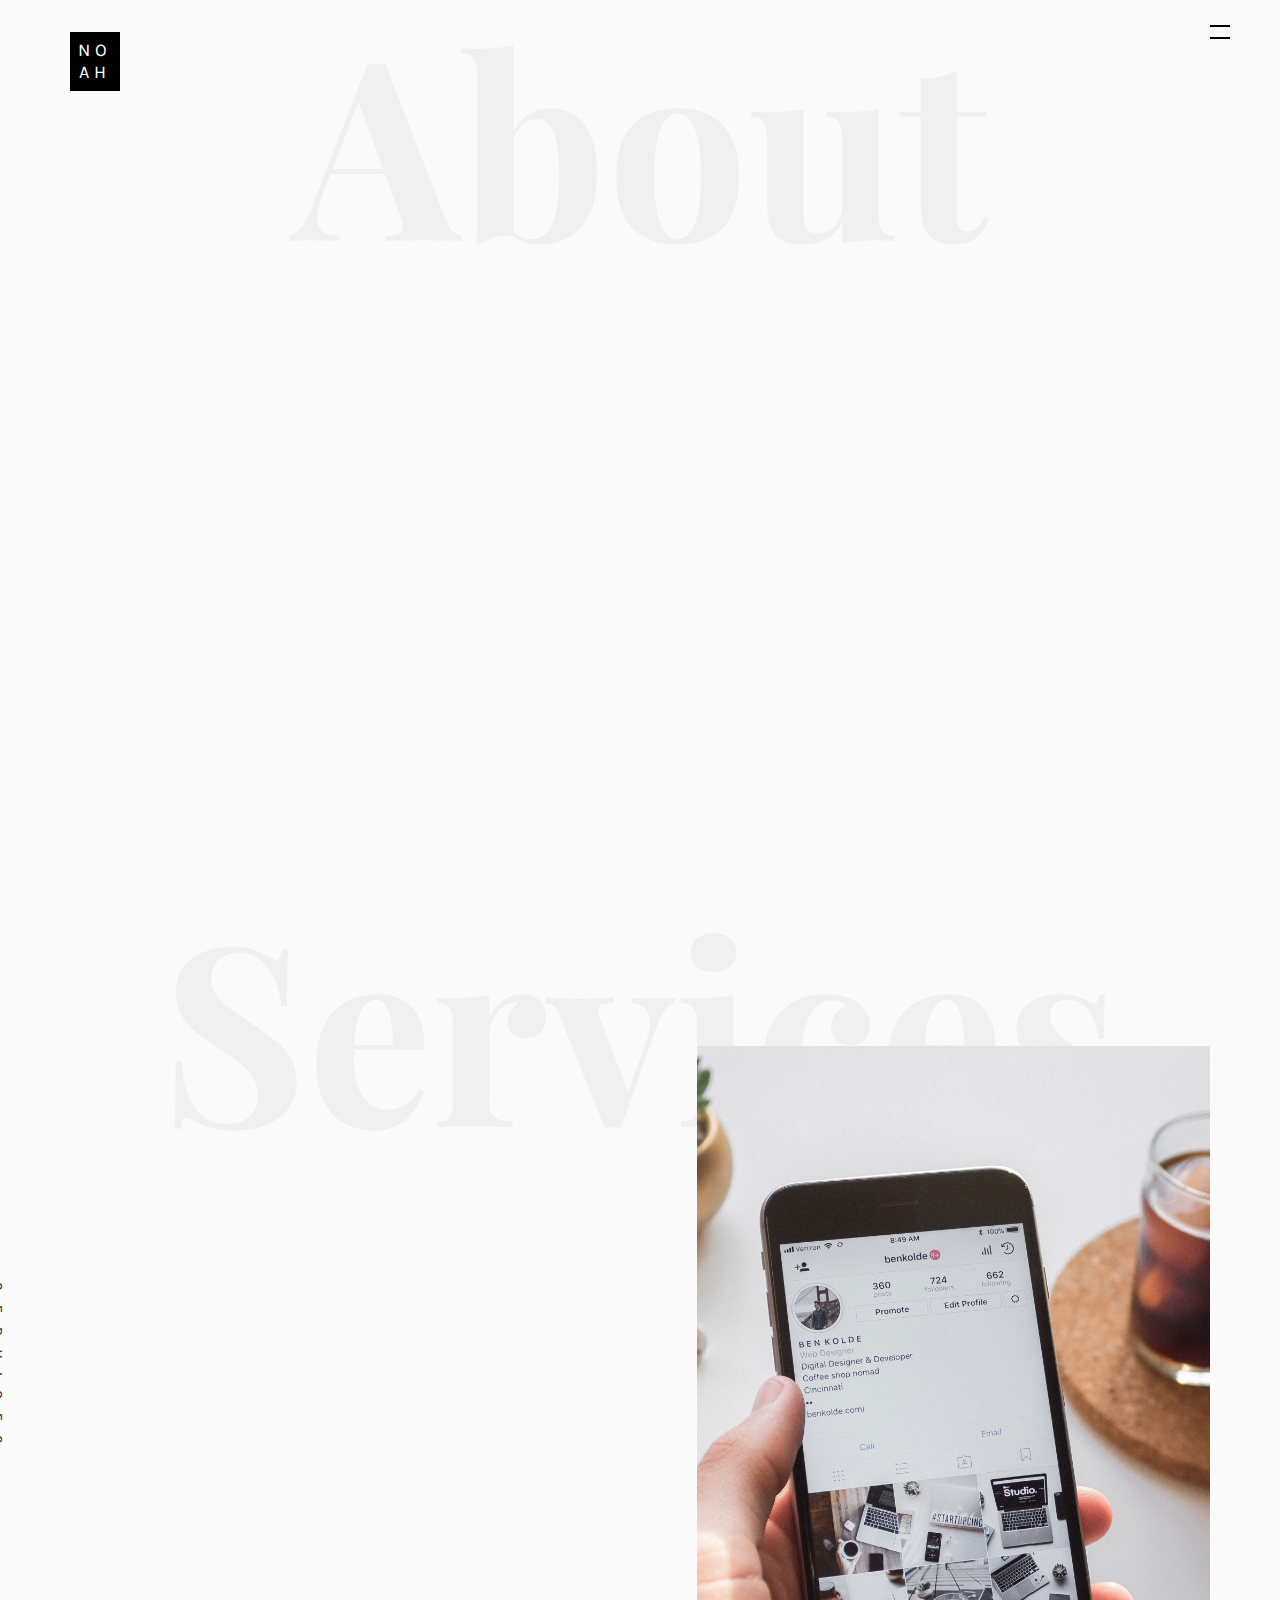
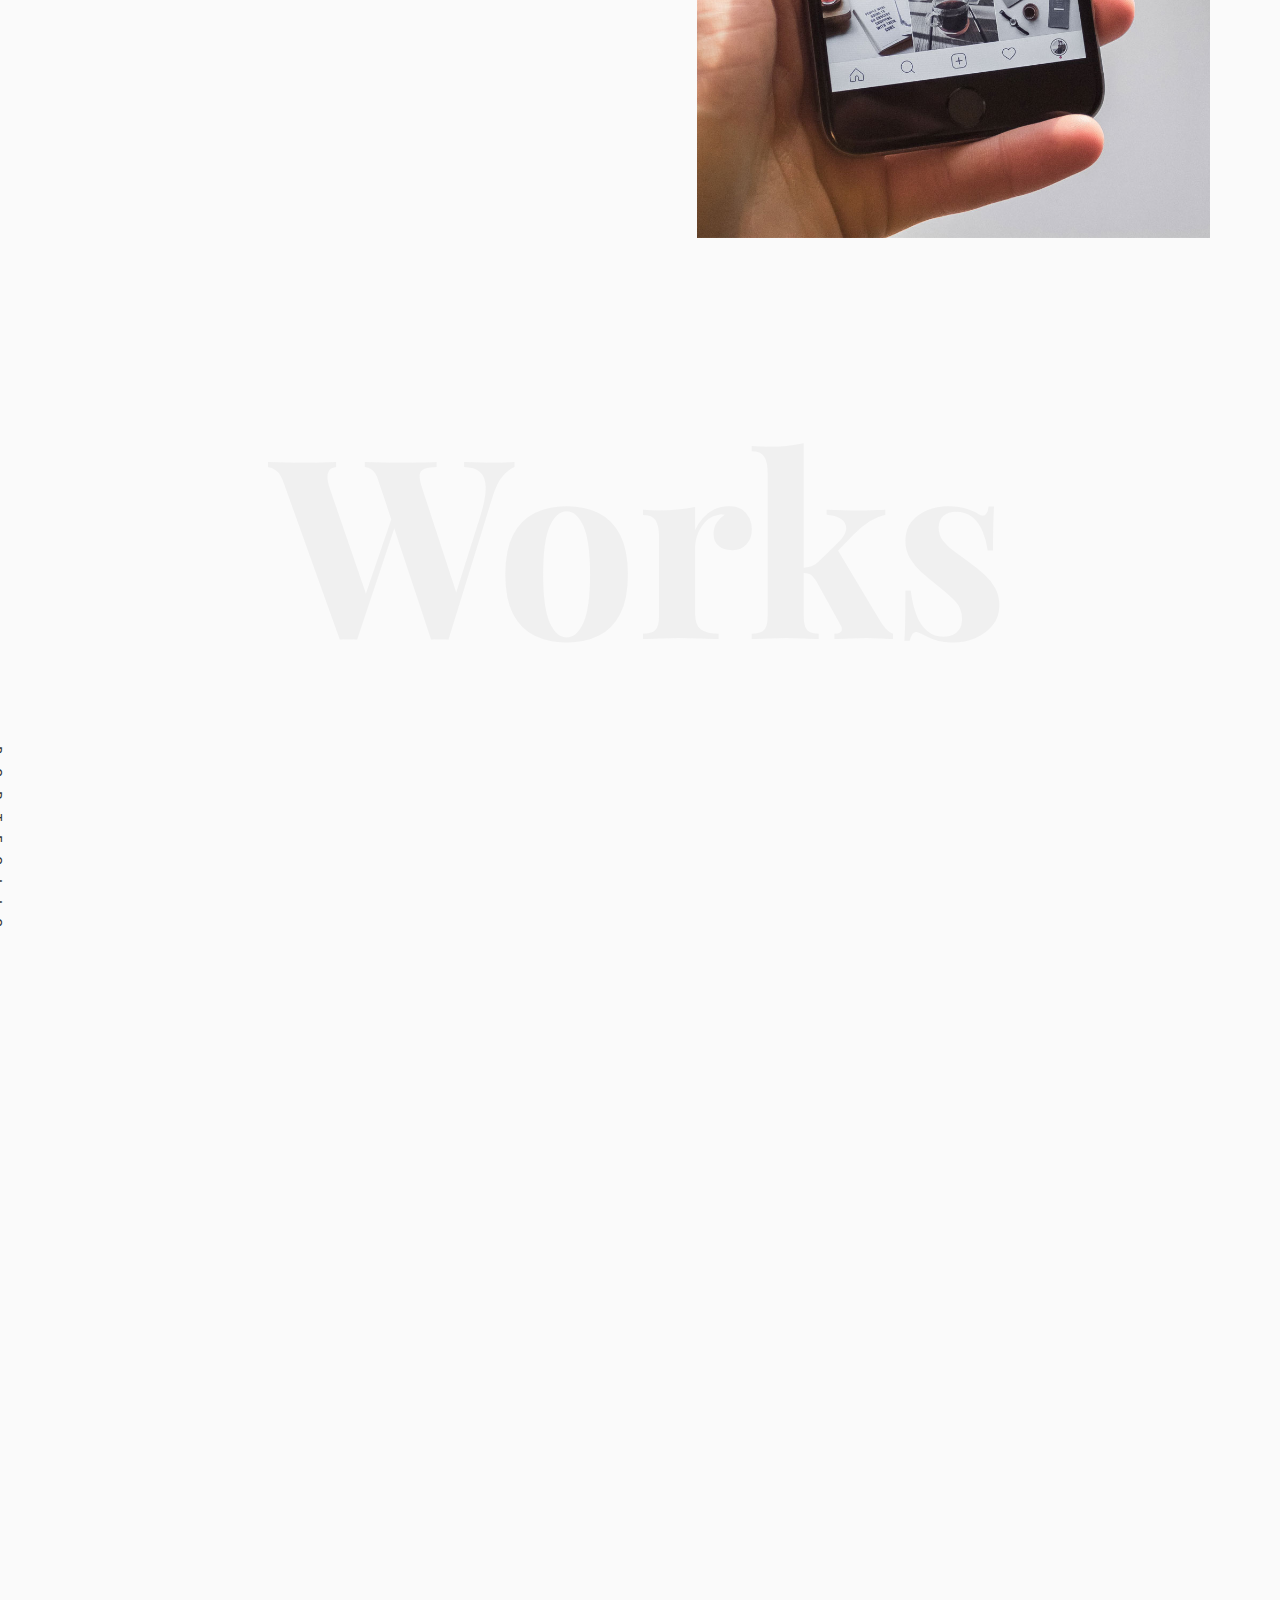
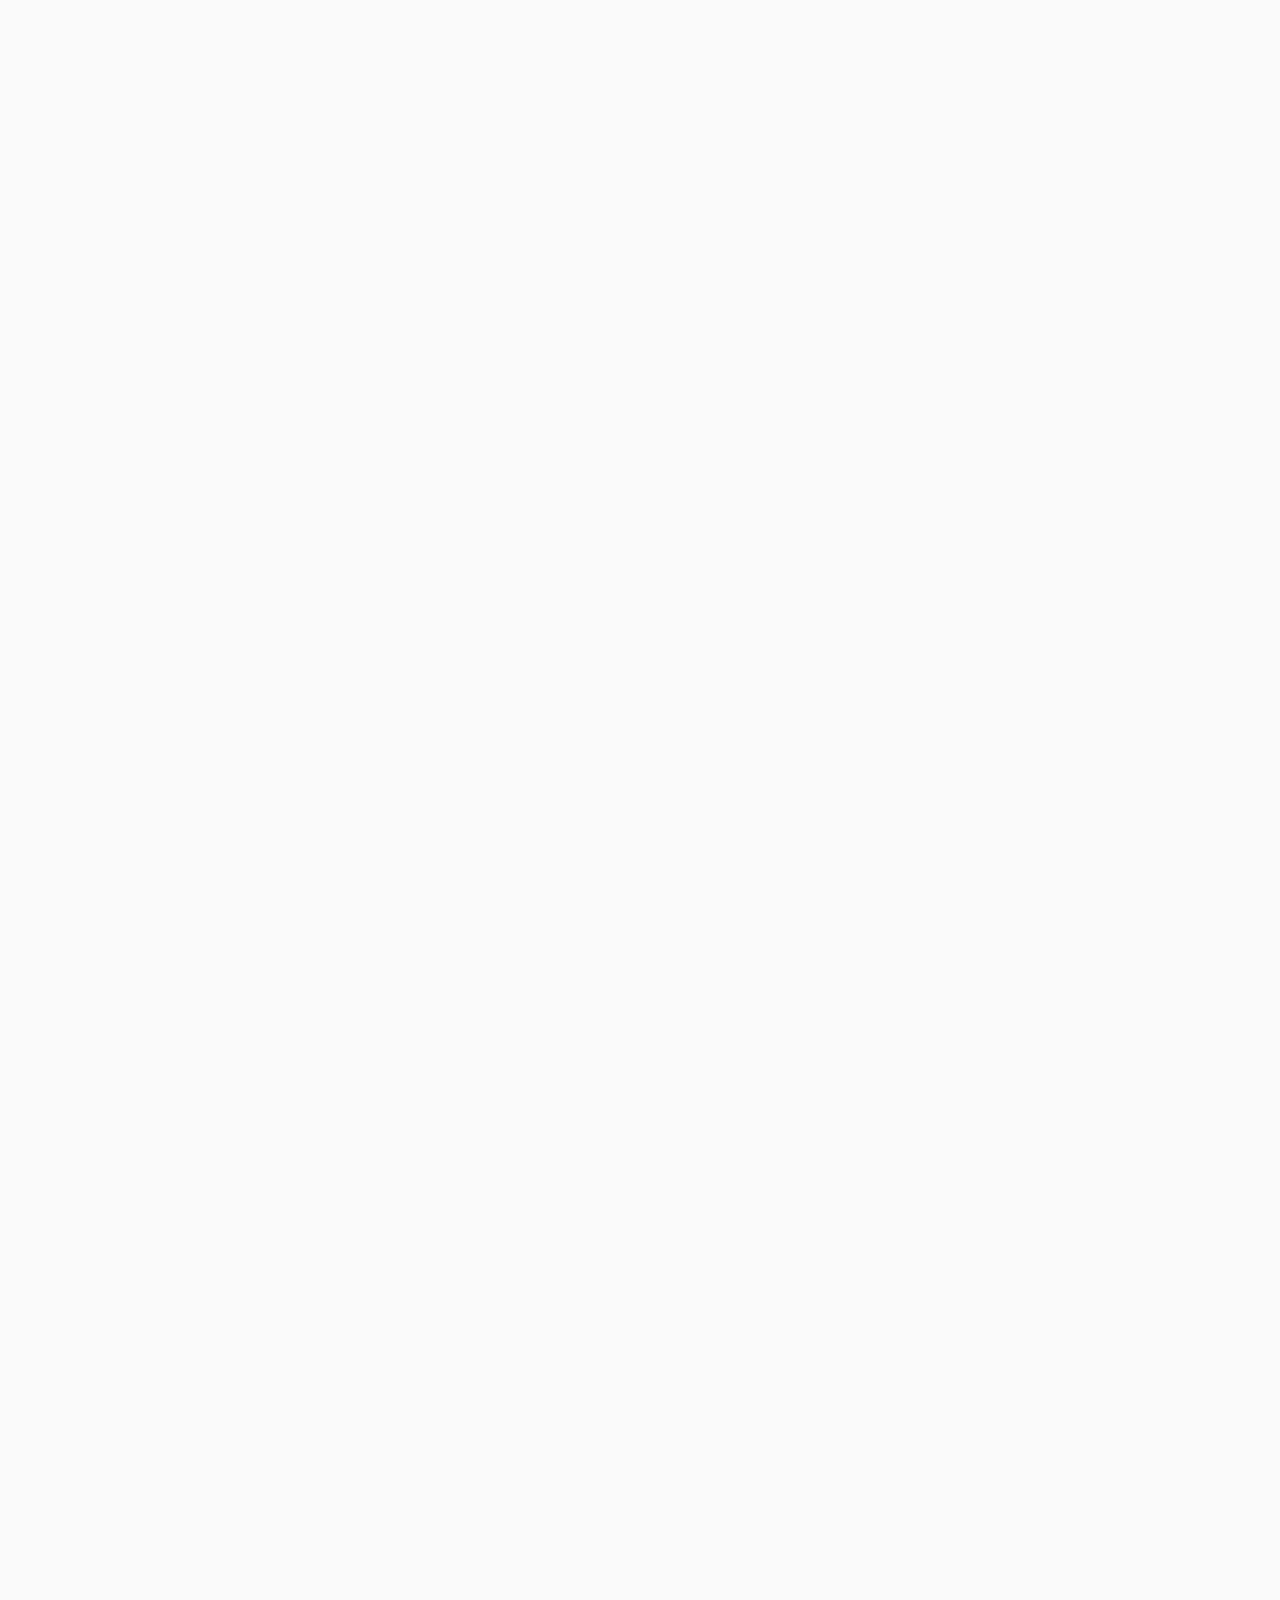
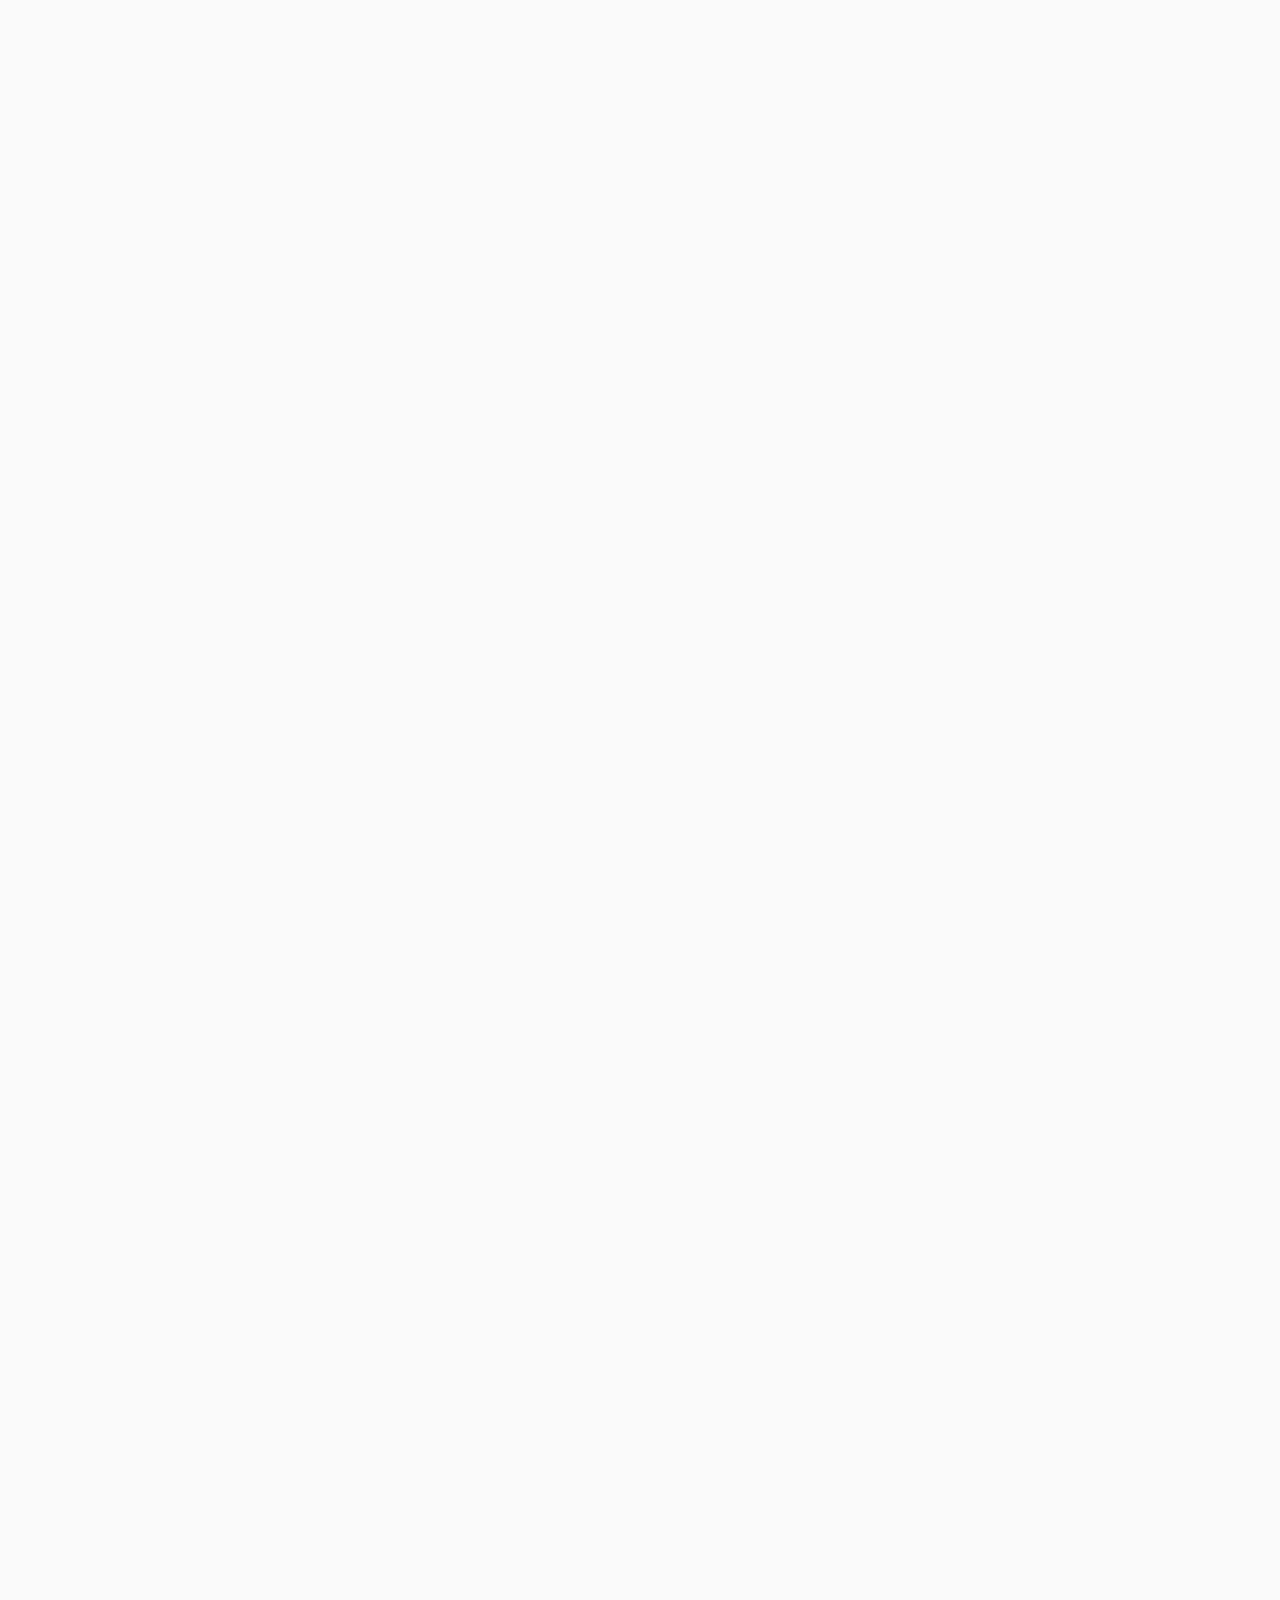
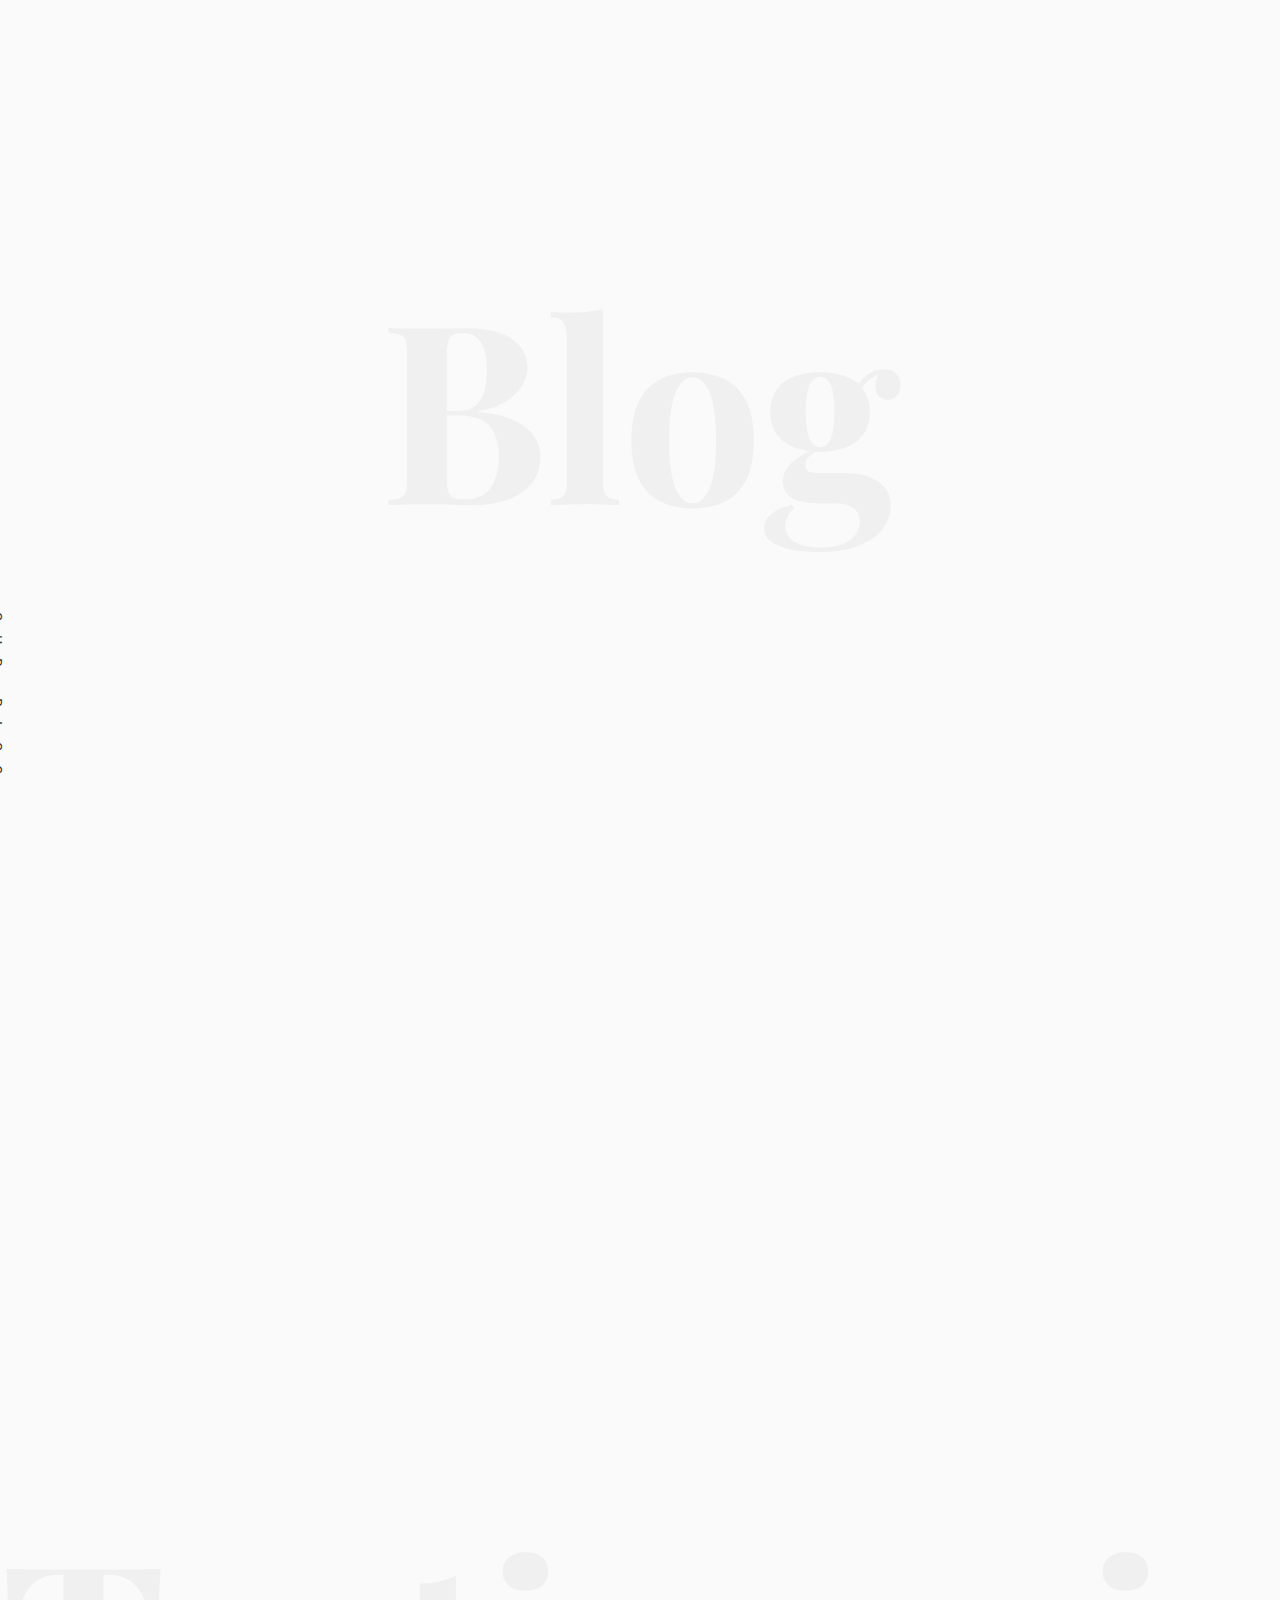
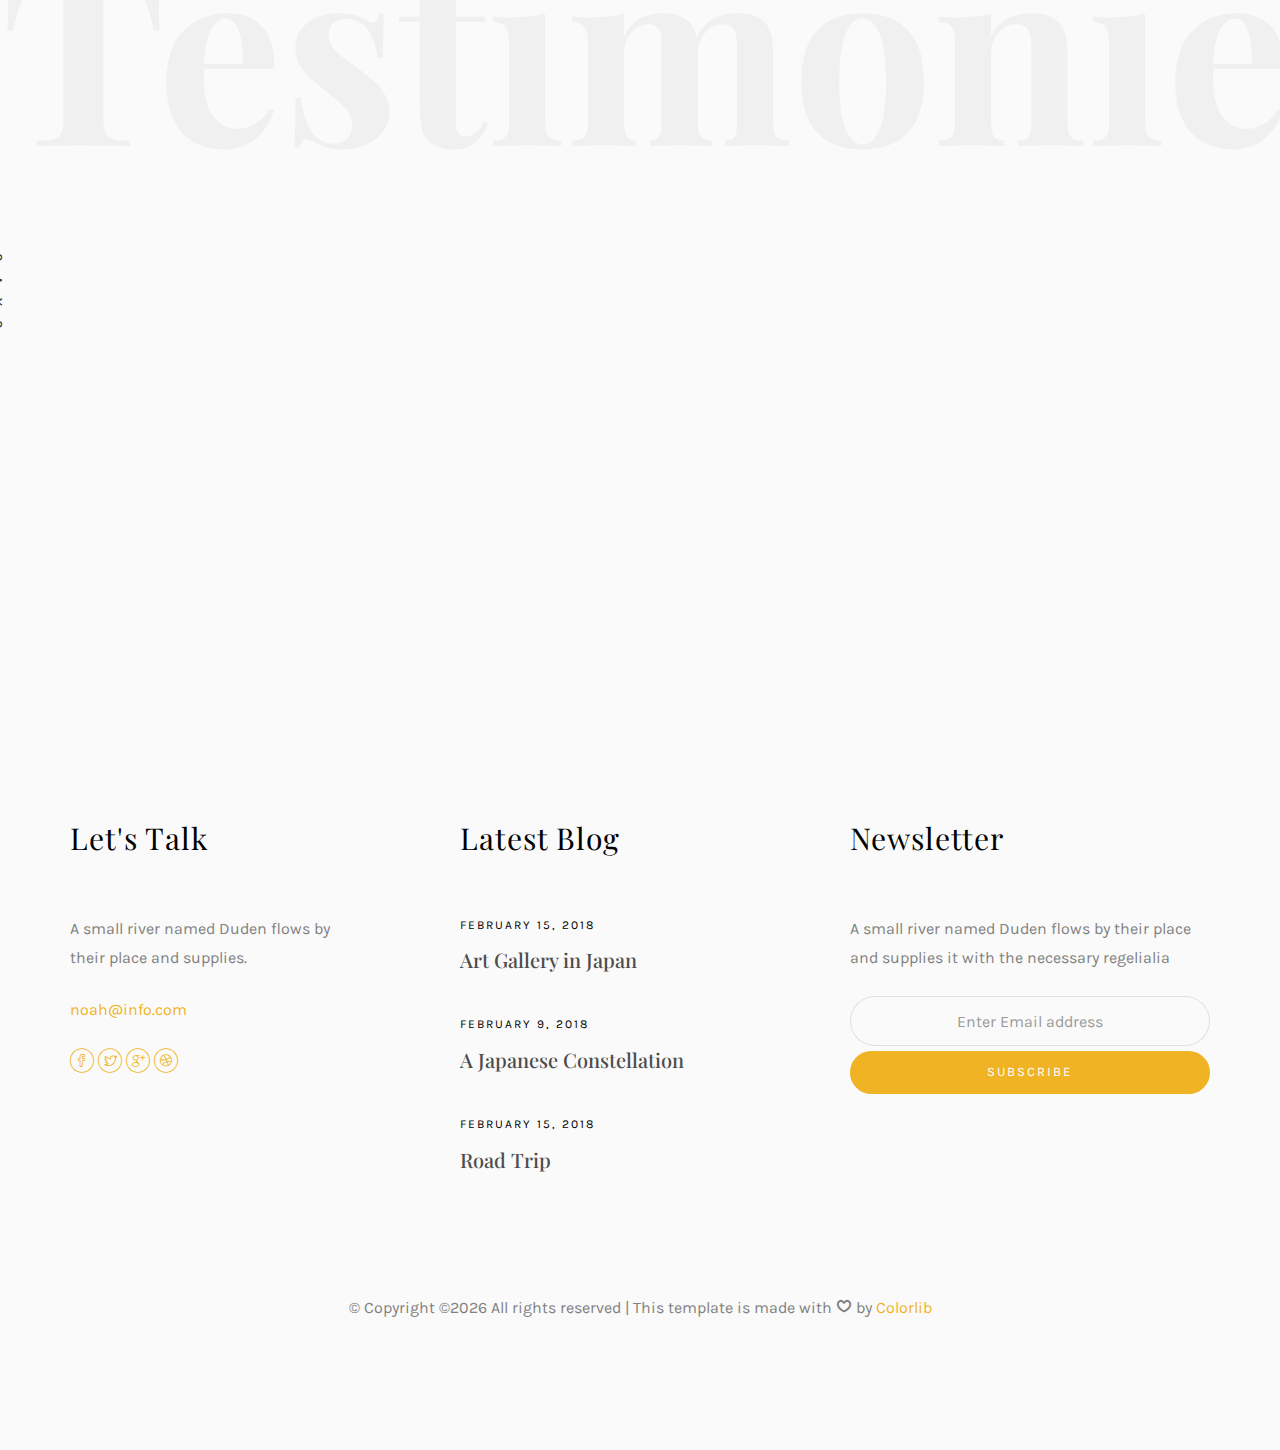
<file: public/index.html>
<!DOCTYPE HTML>
<html>
	<head>
	<meta charset="utf-8">
	<meta http-equiv="X-UA-Compatible" content="IE=edge">
	<title>Noah Template</title>
	<meta name="viewport" content="width=device-width, initial-scale=1">
	<meta name="description" content="" />
	<meta name="keywords" content="" />
	<meta name="author" content="" />

  <!-- Facebook and Twitter integration -->
	<meta property="og:title" content=""/>
	<meta property="og:image" content=""/>
	<meta property="og:url" content=""/>
	<meta property="og:site_name" content=""/>
	<meta property="og:description" content=""/>
	<meta name="twitter:title" content="" />
	<meta name="twitter:image" content="" />
	<meta name="twitter:url" content="" />
	<meta name="twitter:card" content="" />

	<!-- Place favicon.ico and apple-touch-icon.png in the root directory -->
	<link rel="shortcut icon" href="favicon.ico">

	<link href="https://fonts.googleapis.com/css?family=Karla:400,700" rel="stylesheet">
	<link href="https://fonts.googleapis.com/css?family=Playfair+Display:400,400i,700" rel="stylesheet">
	
	<!-- Animate.css -->
	<link rel="stylesheet" href="css/animate.css">
	<!-- Icomoon Icon Fonts-->
	<link rel="stylesheet" href="css/icomoon.css">
	<!-- Bootstrap  -->
	<link rel="stylesheet" href="css/bootstrap.css">
	<!-- Owl Carousel -->
	<link rel="stylesheet" href="css/owl.carousel.min.css">
	<link rel="stylesheet" href="css/owl.theme.default.min.css">
	<!-- Magnific Popup -->
	<link rel="stylesheet" href="css/magnific-popup.css">

	<link rel="stylesheet" href="css/style.css">


	<!-- Modernizr JS -->
	<script src="js/modernizr-2.6.2.min.js"></script>
	<!-- FOR IE9 below -->
	<!--[if lt IE 9]>
	<script src="js/respond.min.js"></script>
	<![endif]-->

	</head>
	<body>

	<nav id="colorlib-main-nav" role="navigation">
		<a href="#" class="js-colorlib-nav-toggle colorlib-nav-toggle active"><i></i></a>
		<div class="js-fullheight colorlib-table">
			<div class="colorlib-table-cell js-fullheight">
				<div class="row">
					<div class="col-md-12">
						<div class="form-group">
							<input type="text" class="form-control" id="search" placeholder="Enter any key to search...">
							<button type="submit" class="btn btn-primary"><i class="icon-search3"></i></button>
						</div>
					</div>
				</div>
				<div class="row">
					<div class="col-md-12">
						<ul>
							<li class="active"><a href="index.html">Home</a></li>
							<li><a href="services.html">Services</a></li>
							<li><a href="work.html">Work</a></li>
							<li><a href="blog.html">Blog</a></li>
							<li><a href="about.html">About</a></li>
							<li><a href="contact.html">Contact</a></li>
						</ul>
					</div>
				</div>
				<div class="row">
					<div class="col-md-12">
						<h2 class="head-title">Works</h2>
						<a href="images/work-1.jpg" class="gallery image-popup-link text-center" style="background-image: url(images/work-1.jpg);">
							<span><i class="icon-search3"></i></span>
						</a>
						<a href="images/work-2.jpg" class="gallery image-popup-link text-center" style="background-image: url(images/work-2.jpg);">
							<span><i class="icon-search3"></i></span>
						</a>
						<a href="images/work-3.jpg" class="gallery image-popup-link text-center" style="background-image: url(images/work-3.jpg);">
							<span><i class="icon-search3"></i></span>
						</a>
						<a href="images/work-4.jpg" class="gallery image-popup-link text-center" style="background-image: url(images/work-4.jpg);">
							<span><i class="icon-search3"></i></span>
						</a>
					</div>
				</div>
			</div>
		</div>
	</nav>
	
	<div id="colorlib-page">
		<header>
			<div class="container">
				<div class="row">
					<div class="col-md-12">
						<div class="colorlib-navbar-brand">
							<a class="colorlib-logo" href="index.html"><span>No</span><span>ah</span></a>
						</div>
						<a href="#" class="js-colorlib-nav-toggle colorlib-nav-toggle"><i></i></a>
					</div>
				</div>
			</div>
		</header>
		<div id="colorlib-about">
			<div class="container">
				<div class="row text-center">
					<h2 class="bold">About</h2>
				</div>
				<div class="row">
					<div class="col-md-5 animate-box">
						<div class="owl-carousel3">
							<div class="item">
								<img class="img-responsive about-img" src="images/about.jpg" alt="html5 bootstrap template by colorlib.com">
							</div>
							<div class="item">
								<img class="img-responsive about-img" src="images/about-2.jpg" alt="html5 bootstrap template by colorlib.com">
							</div>
						</div>
					</div>
					<div class="col-md-6 col-md-push-1 animate-box">
						<div class="about-desc">
							<div class="owl-carousel3">
								<div class="item">
									<h2><span>Noah</span><span>Henderson</span></h2>
								</div>
								<div class="item">
									<h2><span>I'm</span><span>A Designer</span></h2>
								</div>
							</div>
							<div class="desc">
								<div class="rotate">
									<h2 class="heading">About</h2>
								</div>
								<p>A small river named Duden <a href="#">flows by their place</a> and supplies it with the necessary regelialia. It is a paradisematic country, in which roasted parts of sentences fly into your mouth. Even the all-powerful Pointing has no control about the blind texts it is an almost unorthographic life.</p>
								<p class="colorlib-social-icons">
									<a href="#"><i class="icon-facebook4"></i></a>
									<a href="#"><i class="icon-twitter3"></i></a>
									<a href="#"><i class="icon-googleplus"></i></a>
									<a href="#"><i class="icon-dribbble2"></i></a>
								</p>
								<p><a href="#" class="btn btn-primary btn-outline">Contact Me!</a></p>
							</div>
						</div>
					</div>
				</div>
			</div>
		</div>
		<div id="colorlib-services">
			<div class="container">
				<div class="row text-center">
					<h2 class="bold">Services</h2>
				</div>
				<div class="row">
					<div class="col-md-12">
						<div class="services-flex">
							<div class="one-third">
								<div class="row">
									<div class="col-md-12 col-md-offset-0 animate-box intro-heading">
										<span>My Services</span>
										<h2>Here Are Some of My Skills</h2>
									</div>
								</div>
								<div class="row">
									<div class="col-md-12">
										<div class="rotate">
											<h2 class="heading">Services</h2>
										</div>
									</div>
									<div class="col-md-6">
										<div class="services animate-box">
											<h3>1 - Graphic Design</h3>
											<ul>
												<li>UI Design</li>
												<li>Website &amp; Digital Design</li>
												<li>Brading &amp; Visual Identity</li>
												<li>Print Design</li>
											</ul>
										</div>
										<div class="services animate-box">
											<h3>3 - Front End Development</h3>
											<ul>
												<li>HTML / CSS</li>
												<li>JS &amp; Jquery Startup</li>
												<li>WordPress</li>
												<li>Jomla</li>
											</ul>
										</div>
									</div>
									<div class="col-md-6">
										<div class="services animate-box">
											<h3>2 - Illustration</h3>
											<ul>
												<li>Editorial</li>
												<li>Narrative</li>
												<li>Motion Graphics</li>
												<li>Animation</li>
												<li>Visual Effects</li>
											</ul>
										</div>
										<div class="services animate-box">
											<h3>4 - Web Marketing</h3>
											<ul>
												<li>Sales Marketing</li>
												<li>Invoice</li>
												<li>eCommerce</li>
											</ul>
										</div>
									</div>
								</div>
							</div>
							<div class="one-forth services-img" style="background-image: url(images/services-img-1.jpg);">
							</div>
						</div>
					</div>
				</div>
			</div>
		</div>

		<div id="colorlib-work">
			<div class="container">
				<div class="row text-center">
					<h2 class="bold">Works</h2>
				</div>
				<div class="row">
					<div class="col-md-12 col-md-offset-0 text-center animate-box intro-heading">
						<span>Portfolio</span>
						<h2>Done Projects</h2>
					</div>
				</div>
				<div class="row">
					<div class="col-md-12">
						<div class="rotate">
							<h2 class="heading">Portfolio</h2>
						</div>
					</div>
				</div>
				<div class="row">
					<div class="col-md-12">
						<div class="work-entry animate-box">
							<a href="work.html" class="work-img" style="background-image: url(images/work-1.jpg);">
								<div class="display-t">
									<div class="work-name">
										<h2>Pursuing Best</h2>
									</div>
								</div>
							</a>
							<div class="col-md-4 col-md-offset-4">
								<div class="desc">
									<p>Far far away, behind the word mountains, far from the countries Vokalia and Consonantia, there live the blind texts. Separated they live in Bookmarksgrove right at the coast of the Semantics, a large language ocean.</p>
									<p class="read"><a href="#">View details</a></p>
								</div>
							</div>
						</div>
					</div>
					<div class="col-md-12">
						<div class="work-entry animate-box">
							<a href="work.html" class="work-img" style="background-image: url(images/work-2.jpg);">
								<div class="display-t">
									<div class="work-name">
										<h2>Coordinates</h2>
									</div>
								</div>
							</a>
							<div class="col-md-4 col-md-offset-4">
								<div class="desc">
									<p>Far far away, behind the word mountains, far from the countries Vokalia and Consonantia, there live the blind texts. Separated they live in Bookmarksgrove right at the coast of the Semantics, a large language ocean.</p>
									<p class="read"><a href="#">View Details</a></p>
								</div>
							</div>
						</div>
					</div>
					<div class="col-md-12">
						<div class="work-entry animate-box">
							<a href="work.html" class="work-img" style="background-image: url(images/work-3.jpg);">
								<div class="display-t">
									<div class="work-name">
										<h2>Cristall</h2>
									</div>
								</div>
							</a>
							<div class="col-md-4 col-md-offset-4">
								<div class="desc">
									<p>Far far away, behind the word mountains, far from the countries Vokalia and Consonantia, there live the blind texts. Separated they live in Bookmarksgrove right at the coast of the Semantics, a large language ocean.</p>
									<p class="read"><a href="#">View details</a></p>
								</div>
							</div>
						</div>
					</div>
					<div class="col-md-12">
						<div class="work-entry animate-box">
							<a href="work.html" class="work-img" style="background-image: url(images/work-4.jpg);">
								<div class="display-t">
									<div class="work-name">
										<h2>Black</h2>
									</div>
								</div>
							</a>
							<div class="col-md-4 col-md-offset-4">
								<div class="desc">
									<p>Far far away, behind the word mountains, far from the countries Vokalia and Consonantia, there live the blind texts. Separated they live in Bookmarksgrove right at the coast of the Semantics, a large language ocean.</p>
									<p class="read"><a href="#">View details</a></p>
								</div>
							</div>
						</div>
					</div>
				</div>
			</div>
		</div>

		<div id="colorlib-blog">
			<div class="container">
				<div class="row text-center">
					<h2 class="bold">Blog</h2>
				</div>
				<div class="row">
					<div class="col-md-12 col-md-offset-0 text-center animate-box intro-heading">
						<span>Blog</span>
						<h2>Read Our Case</h2>
					</div>
				</div>
				<div class="row">
					<div class="col-md-12">
						<div class="rotate">
							<h2 class="heading">Our Blog</h2>
						</div>
					</div>
				</div>
				<div class="row animate-box">
					<div class="owl-carousel1">
						<div class="item">
							<div class="col-md-12">
								<div class="article">
									<a href="blog.html" class="blog-img">
										<img class="img-responsive" src="images/img-1.jpg" alt="html5 bootstrap by colorlib.com">
										<div class="overlay"></div>
										<div class="link">
											<span class="read">Read more</h2>
										</div>
									</a>
									<div class="desc">
										<span class="meta">15, Feb 2018</span>
										<h2><a href="blog.html">A Japanese Constellation</a></h2>
										<p>When she reached the first hills of the Italic Mountains, she had a last view back on the skyline of her hometown Bookmarksgrove</p>
									</div>
								</div>
							</div>
						</div>
						<div class="item">
							<div class="col-md-12">
								<div class="article">
									<a href="blog.html" class="blog-img">
										<img class="img-responsive" src="images/img-2.jpg" alt="html5 bootstrap by colorlib.com">
										<div class="overlay"></div>
										<div class="link">
											<span class="read">Read more</h2>
										</div>
									</a>
									<div class="desc">
										<span class="meta">15, Feb 2018</span>
										<h2><a href="blog.html">A Japanese Constellation</a></h2>
										<p>When she reached the first hills of the Italic Mountains, she had a last view back on the skyline of her hometown Bookmarksgrove</p>
									</div>
								</div>
							</div>
						</div>
						<div class="item">
							<div class="col-md-12">
								<div class="article">
									<a href="blog.html" class="blog-img">
										<img class="img-responsive" src="images/img-3.jpg" alt="html5 bootstrap by colorlib.com">
										<div class="overlay"></div>
										<div class="link">
											<span class="read">Read more</h2>
										</div>
									</a>
									<div class="desc">
										<span class="meta">15, Feb 2018</span>
										<h2><a href="blog.html">A Japanese Constellation</a></h2>
										<p>When she reached the first hills of the Italic Mountains, she had a last view back on the skyline of her hometown Bookmarksgrove</p>
									</div>
								</div>
							</div>
						</div>
					</div>
				</div>
			</div>
		</div>

		<div id="colorlib-testimony">
			<div class="container">
				<div class="row text-center">
					<h2 class="bold">Testimonies</h2>
				</div>
				<div class="row">
					<div class="col-md-12 col-md-offset-0 text-center animate-box intro-heading">
						<span>Testimonies</span>
						<h2>Clients Says</h2>
					</div>
				</div>
				<div class="row">
					<div class="col-md-12">
						<div class="rotate">
							<h2 class="heading">Says</h2>
						</div>
					</div>
				</div>
				<div class="row animate-box">
					<div class="owl-carousel">
						<div class="item">
							<div class="col-md-12 text-center">
								<div class="testimony">
									<blockquote>
										<p>"A small river named Duden flows by their place and supplies it with the necessary regelialia.</p>
										<span>" &mdash; George Brooks</span>
									</blockquote>
								</div>
							</div>
						</div>
						<div class="item">
							<div class="col-md-12 text-center">
								<div class="testimony">
									<blockquote>
										<p>"Even the all-powerful Pointing has no control about the blind texts it is an almost unorthographic life One day however a small line of blind text by the name of Lorem Ipsum decided to leave for the far World of Grammar.</p>
										<span>" &mdash; Daniel Foster</span>
									</blockquote>
								</div>
							</div>
						</div>
						<div class="item">
							<div class="col-md-12 text-center">
								<div class="testimony">
									<blockquote>
										<p>"When she reached the first hills of the Italic Mountains, she had a last view back on the skyline of her hometown Bookmarksgrove</p>
										<span>" &mdash; Liam Jenkins</span>
									</blockquote>
								</div>
							</div>
						</div>
					</div>
				</div>
			</div>
		</div>

		<footer>
			<div id="footer">
				<div class="container">
					<div class="row">
						<div class="col-md-4 col-pb-sm">
							<div class="row">
								<div class="col-md-10">
									<h2>Let's Talk</h2>
									<p>A small river named Duden flows by their place and supplies.</p>
									<p><a href="#">noah@info.com</a></p>
									<p class="colorlib-social-icons">
										<a href="#"><i class="icon-facebook4"></i></a>
										<a href="#"><i class="icon-twitter3"></i></a>
										<a href="#"><i class="icon-googleplus"></i></a>
										<a href="#"><i class="icon-dribbble2"></i></a>
									</p>
								</div>
							</div>
						</div>
						<div class="col-md-4 col-pb-sm">
							<h2>Latest Blog</h2>
							<div class="f-entry">
								<a href="#" class="featured-img" style="background-image: url(images/img-1.jpg);"></a>
								<div class="desc">
									<span>February 15, 2018</span>
									<h3><a href="#">Art Gallery in Japan</a></h3>
								</div>
							</div>
							<div class="f-entry">
								<a href="#" class="featured-img" style="background-image: url(images/img-2.jpg);"></a>
								<div class="desc">
									<span>February 9, 2018</span>
									<h3><a href="#">A Japanese Constellation</a></h3>
								</div>
							</div>
							<div class="f-entry">
								<a href="#" class="featured-img" style="background-image: url(images/img-3.jpg);"></a>
								<div class="desc">
									<span>February 15, 2018</span>
									<h3><a href="#">Road Trip</a></h3>
								</div>
							</div>
						</div>
						<div class="col-md-4 col-pb-sm">
							<h2>Newsletter</h2>
							<p>A small river named Duden flows by their place and supplies it with the necessary regelialia</p>
							<div class="subscribe text-center">
								<div class="form-group">
									<input type="text" class="form-control text-center" placeholder="Enter Email address">
									<input type="submit" value="Subscribe" class="btn btn-primary btn-custom">
								</div>
							</div>
						</div>
					</div>
					<div class="row">
						<div class="col-md-12 text-center">
							<p>
								&copy; <!-- Link back to Colorlib can't be removed. Template is licensed under CC BY 3.0. -->
Copyright &copy;<script>document.write(new Date().getFullYear());</script> All rights reserved | This template is made with <i class="icon-heart4" aria-hidden="true"></i> by <a href="https://colorlib.com" target="_blank">Colorlib</a>
<!-- Link back to Colorlib can't be removed. Template is licensed under CC BY 3.0. -->
							</p>
						</div>
					</div>
				</div>
			</div>
		</footer>
	
	</div>

	<!-- jQuery -->
	<script src="js/jquery.min.js"></script>
	<!-- jQuery Easing -->
	<script src="js/jquery.easing.1.3.js"></script>
	<!-- Bootstrap -->
	<script src="js/bootstrap.min.js"></script>
	<!-- Waypoints -->
	<script src="js/jquery.waypoints.min.js"></script>
	<!-- Owl Carousel -->
	<script src="js/owl.carousel.min.js"></script>
	<!-- Magnific Popup -->
	<script src="js/jquery.magnific-popup.min.js"></script>
	<script src="js/magnific-popup-options.js"></script>

	<!-- Main JS (Do not remove) -->
	<script src="js/main.js"></script>

	</body>
</html>
</file>
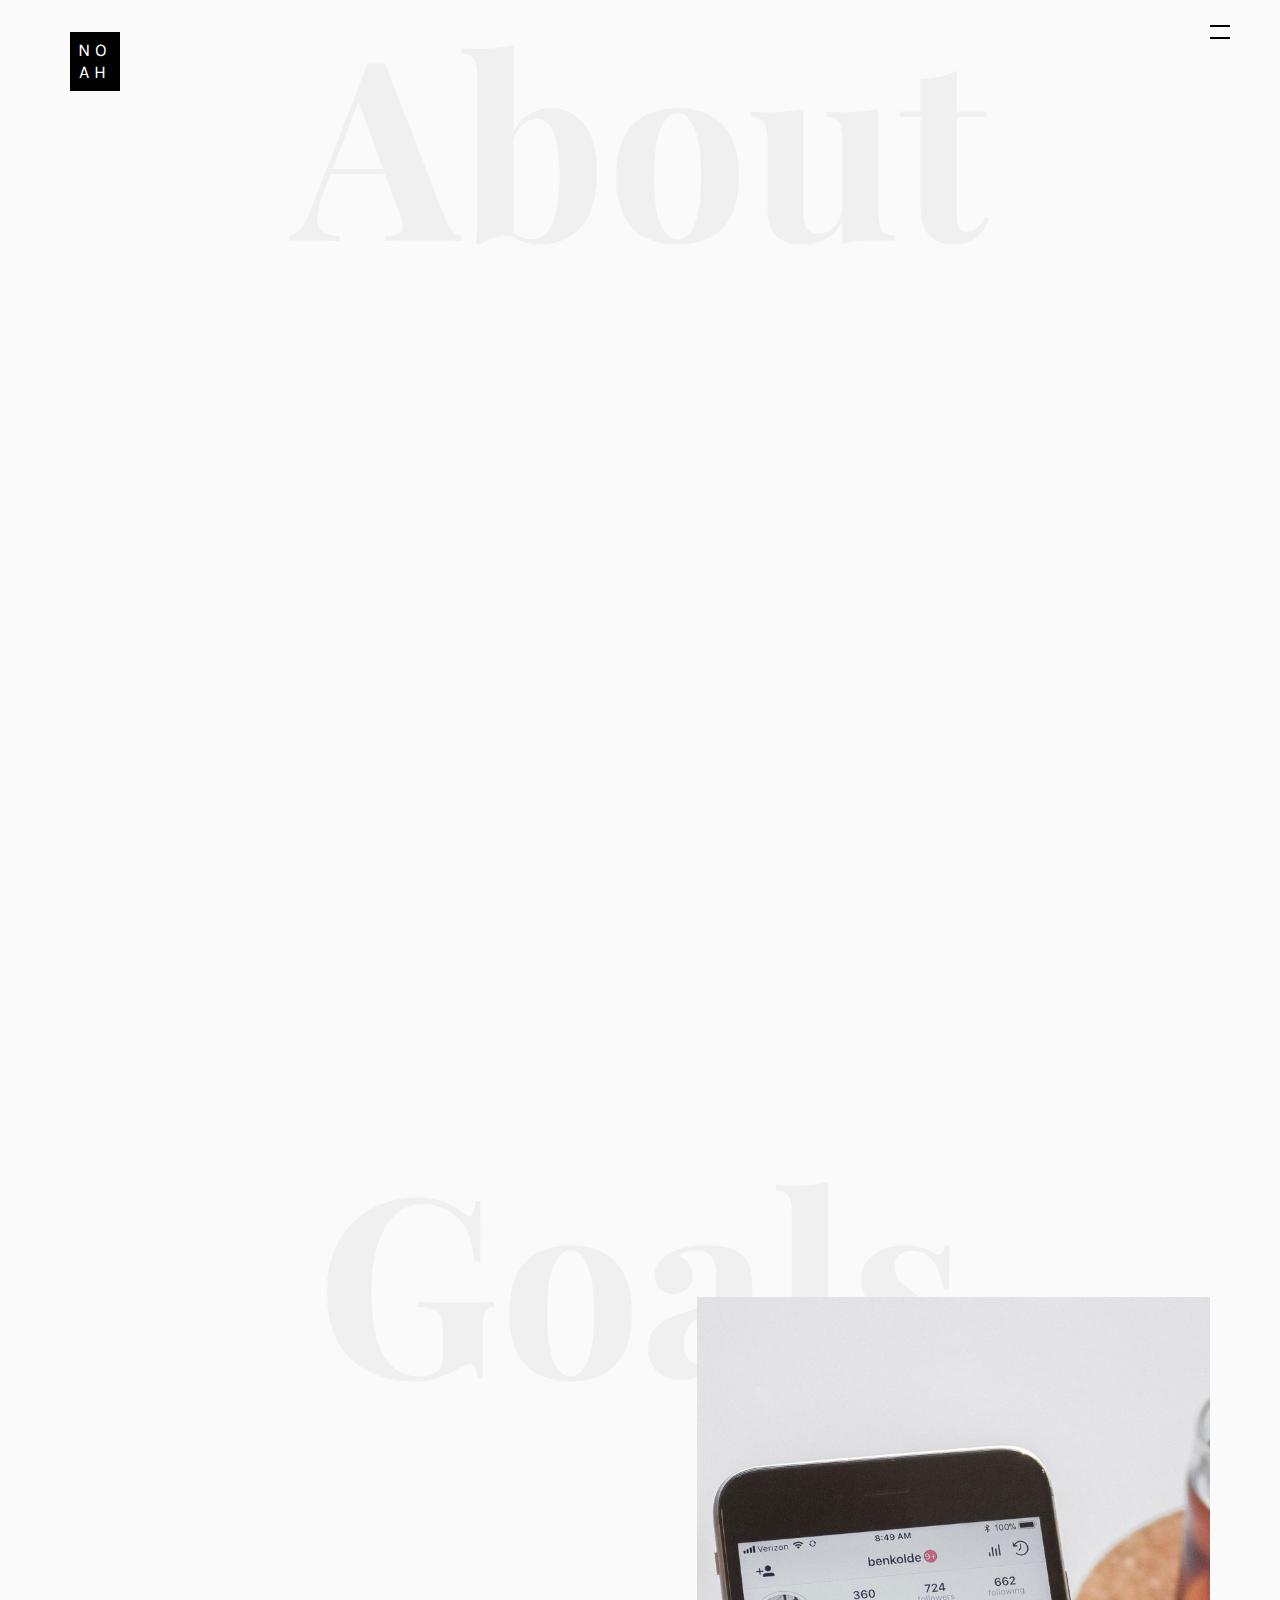
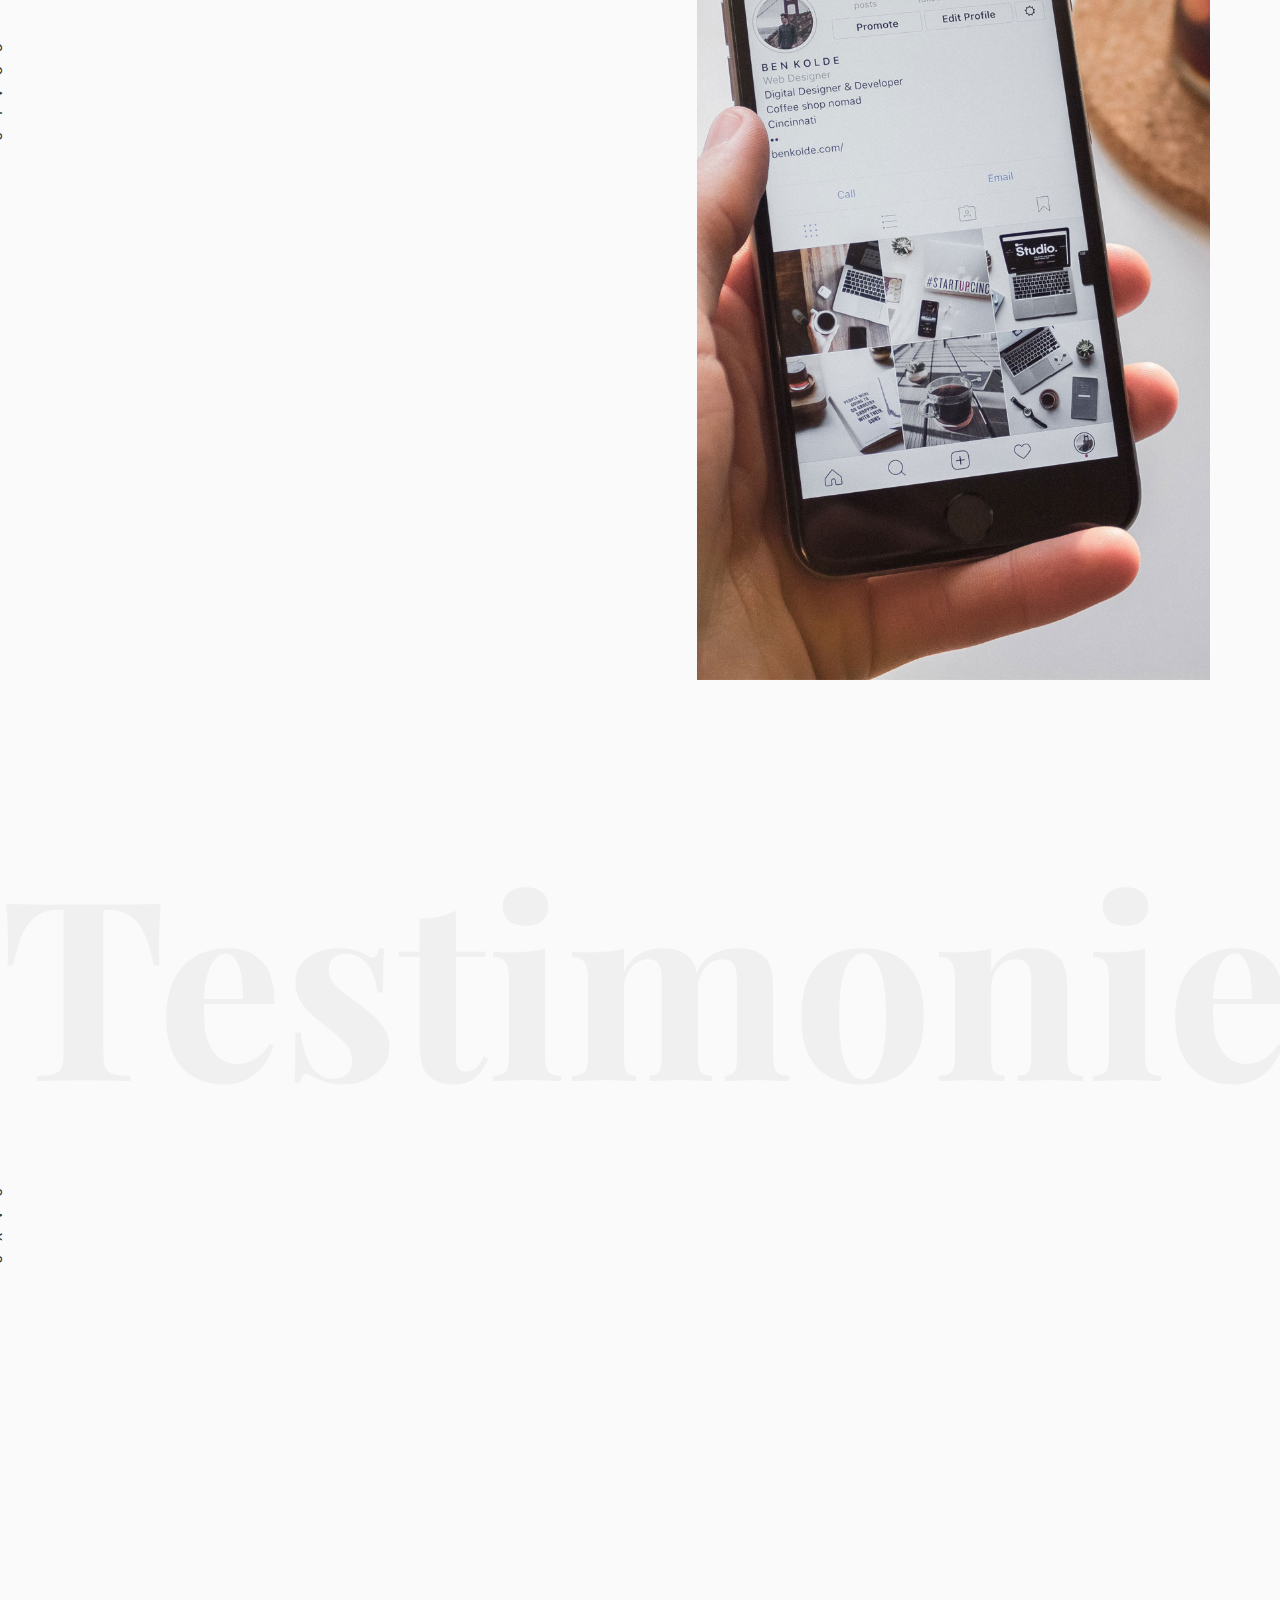
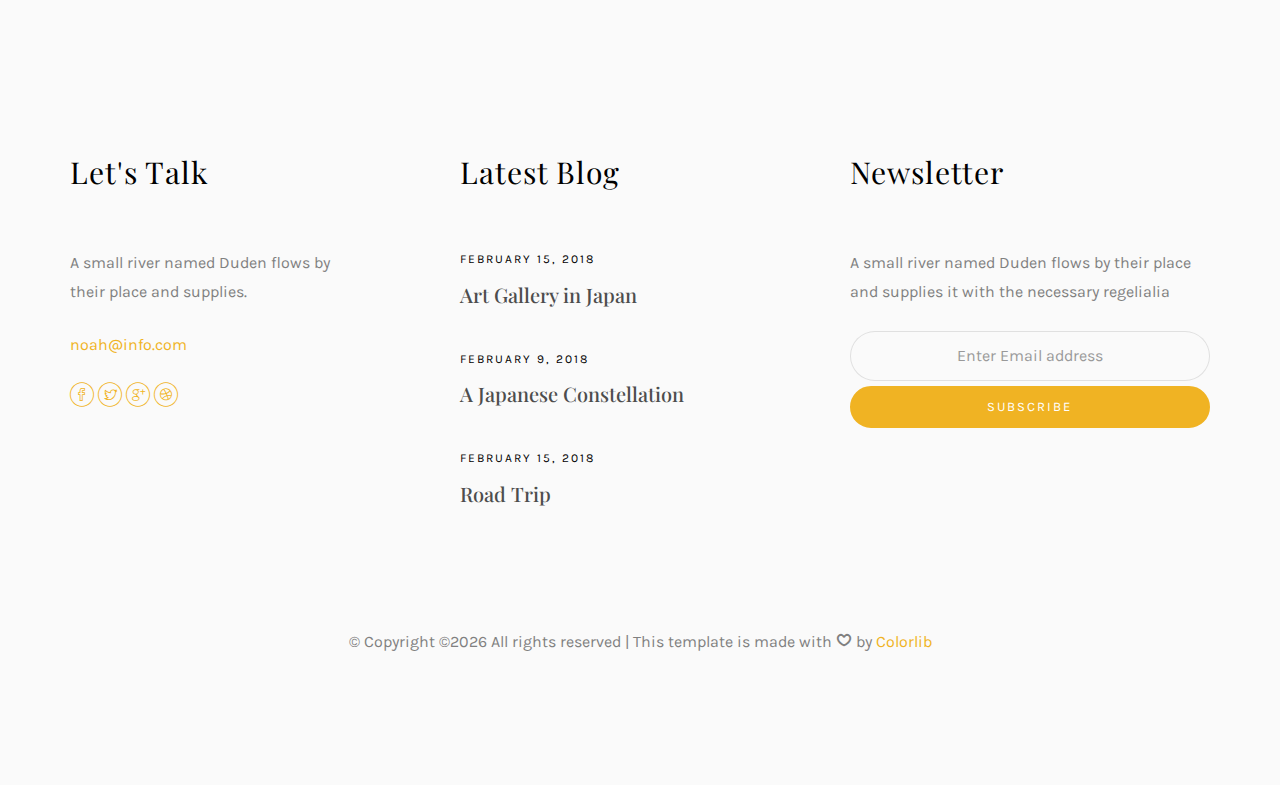
<file: public/about.html>
<!DOCTYPE HTML>
<html>
	<head>
	<meta charset="utf-8">
	<meta http-equiv="X-UA-Compatible" content="IE=edge">
	<title>Noah Template</title>
	<meta name="viewport" content="width=device-width, initial-scale=1">
	<meta name="description" content="" />
	<meta name="keywords" content="" />
	<meta name="author" content="" />

  <!-- Facebook and Twitter integration -->
	<meta property="og:title" content=""/>
	<meta property="og:image" content=""/>
	<meta property="og:url" content=""/>
	<meta property="og:site_name" content=""/>
	<meta property="og:description" content=""/>
	<meta name="twitter:title" content="" />
	<meta name="twitter:image" content="" />
	<meta name="twitter:url" content="" />
	<meta name="twitter:card" content="" />

	<!-- Place favicon.ico and apple-touch-icon.png in the root directory -->
	<link rel="shortcut icon" href="favicon.ico">

	<link href="https://fonts.googleapis.com/css?family=Karla:400,700" rel="stylesheet">
	<link href="https://fonts.googleapis.com/css?family=Playfair+Display:400,400i,700" rel="stylesheet">
	
	<!-- Animate.css -->
	<link rel="stylesheet" href="css/animate.css">
	<!-- Icomoon Icon Fonts-->
	<link rel="stylesheet" href="css/icomoon.css">
	<!-- Bootstrap  -->
	<link rel="stylesheet" href="css/bootstrap.css">
	<!-- Owl Carousel -->
	<link rel="stylesheet" href="css/owl.carousel.min.css">
	<link rel="stylesheet" href="css/owl.theme.default.min.css">
	<!-- Magnific Popup -->
	<link rel="stylesheet" href="css/magnific-popup.css">

	<link rel="stylesheet" href="css/style.css">


	<!-- Modernizr JS -->
	<script src="js/modernizr-2.6.2.min.js"></script>
	<!-- FOR IE9 below -->
	<!--[if lt IE 9]>
	<script src="js/respond.min.js"></script>
	<![endif]-->

	</head>
	<body>

	<nav id="colorlib-main-nav" role="navigation">
		<a href="#" class="js-colorlib-nav-toggle colorlib-nav-toggle active"><i></i></a>
		<div class="js-fullheight colorlib-table">
			<div class="colorlib-table-cell js-fullheight">
				<div class="row">
					<div class="col-md-12">
						<div class="form-group">
							<input type="text" class="form-control" id="search" placeholder="Enter any key to search...">
							<button type="submit" class="btn btn-primary"><i class="icon-search3"></i></button>
						</div>
					</div>
				</div>
				<div class="row">
					<div class="col-md-12">
						<ul>
							<li><a href="index.html">Home</a></li>
							<li><a href="services.html">Services</a></li>
							<li><a href="work.html">Work</a></li>
							<li><a href="blog.html">Blog</a></li>
							<li class="active"><a href="about.html">About</a></li>
							<li><a href="contact.html">Contact</a></li>
						</ul>
					</div>
				</div>
				<div class="row">
					<div class="col-md-12">
						<h2 class="head-title">Works</h2>
						<a href="images/work-1.jpg" class="gallery image-popup-link text-center" style="background-image: url(images/work-1.jpg);">
							<span><i class="icon-search3"></i></span>
						</a>
						<a href="images/work-2.jpg" class="gallery image-popup-link text-center" style="background-image: url(images/work-2.jpg);">
							<span><i class="icon-search3"></i></span>
						</a>
						<a href="images/work-3.jpg" class="gallery image-popup-link text-center" style="background-image: url(images/work-3.jpg);">
							<span><i class="icon-search3"></i></span>
						</a>
						<a href="images/work-4.jpg" class="gallery image-popup-link text-center" style="background-image: url(images/work-4.jpg);">
							<span><i class="icon-search3"></i></span>
						</a>
					</div>
				</div>
			</div>
		</div>
	</nav>
	
	<div id="colorlib-page">
		<header>
			<div class="container">
				<div class="row">
					<div class="col-md-12">
						<div class="colorlib-navbar-brand">
							<a class="colorlib-logo" href="index.html"><span>No</span><span>ah</span></a>
						</div>
						<a href="#" class="js-colorlib-nav-toggle colorlib-nav-toggle"><i></i></a>
					</div>
				</div>
			</div>
		</header>
		<div id="colorlib-about">
			<div class="container">
				<div class="row text-center">
					<h2 class="bold">About</h2>
				</div>
				<div class="row row-padded-bottom">
					<div class="col-md-5 animate-box">
						<img class="img-responsive about-img" src="images/about.jpg" alt="html5 bootstrap template by colorlib.com">
					</div>
					<div class="col-md-6 col-md-push-1 animate-box">
						<div class="about-desc">
							<h2><span>Noah</span><span>Henderson</span></h2>
							<div class="desc">
								<div class="rotate">
									<h2 class="heading">About</h2>
								</div>
								<p>A small river named Duden <a href="#">flows by their place</a> and supplies it with the necessary regelialia. It is a paradisematic country, in which roasted parts of sentences fly into your mouth. Even the all-powerful Pointing has no control about the blind texts it is an almost unorthographic life.</p>
								<p class="colorlib-social-icons">
									<a href="#"><i class="icon-facebook4"></i></a>
									<a href="#"><i class="icon-twitter3"></i></a>
									<a href="#"><i class="icon-googleplus"></i></a>
									<a href="#"><i class="icon-dribbble2"></i></a>
								</p>
								<p><a href="work.html" class="btn btn-primary btn-outline">View My Works</a></p>
							</div>
						</div>
					</div>
				</div>
				<div class="row">
					<div class="col-md-4 animate-box">
						<p>The Big Oxmox advised her not to do so, because there were thousands of bad Commas, wild Question Marks and devious Semikoli, but the Little Blind Text didn’t listen. She packed her seven versalia, put her initial into the belt and made herself on the way.</p>
					</div>
					<div class="col-md-4 animate-box">
						<p>The Big Oxmox advised her not to do so, because there were thousands of bad Commas, wild Question Marks and devious Semikoli, but the Little Blind Text didn’t listen. She packed her seven versalia, put her initial into the belt and made herself on the way.</p>
					</div>
					<div class="col-md-4 animate-box">
						<p>The Big Oxmox advised her not to do so, because there were thousands of bad Commas, wild Question Marks and devious Semikoli, but the Little Blind Text didn’t listen. She packed her seven versalia, put her initial into the belt and made herself on the way.</p>
					</div>
				</div>
			</div>
		</div>
		<div id="colorlib-services">
			<div class="container">
				<div class="row text-center">
					<h2 class="bold">Goals</h2>
				</div>
				<div class="row">
					<div class="col-md-12">
						<div class="services-flex">
							<div class="one-third">
								<div class="row">
									<div class="col-md-12 col-md-offset-0 animate-box intro-heading">
										<span>Target</span>
										<h2>Goals</h2>
										<p>A small river named Duden flows by their place and supplies it with the necessary regelialia. It is a paradisematic country, in which roasted parts of sentences fly into your mouth.</p>
									</div>
								</div>
								<div class="row">
									<div class="col-md-12">
										<div class="rotate">
											<h2 class="heading">Goals</h2>
										</div>
									</div>
									<div class="col-md-12">
										<div class="services animate-box">
											<h3>1 - High Quality Theme</h3>
											<p>Even the all-powerful Pointing has no control about the blind texts it is an almost unorthographic life One day however a small line of blind text by the name of Lorem Ipsum decided to leave for the far World of Grammar.</p>
										</div>
										<div class="services animate-box">
											<h3>2 - Customer Satisfaction</h3>
											<p>Even the all-powerful Pointing has no control about the blind texts it is an almost unorthographic life One day however a small line of blind text by the name of Lorem Ipsum decided to leave for the far World of Grammar.</p>
										</div>
										<div class="services animate-box">
											<h3>3 - Well Mentained Sites</h3>
											<p>Even the all-powerful Pointing has no control about the blind texts it is an almost unorthographic life One day however a small line of blind text by the name of Lorem Ipsum decided to leave for the far World of Grammar.</p>
										</div>
									</div>
								</div>
							</div>
							<div class="one-forth services-img" style="background-image: url(images/services-img-1.jpg);">
							</div>
						</div>
					</div>
				</div>
			</div>
		</div>

		<div id="colorlib-testimony">
			<div class="container">
				<div class="row text-center">
					<h2 class="bold">Testimonies</h2>
				</div>
				<div class="row">
					<div class="col-md-12 col-md-offset-0 text-center animate-box intro-heading">
						<span>Testimonies</span>
						<h2>Clients Says</h2>
					</div>
				</div>
				<div class="row">
					<div class="col-md-12">
						<div class="rotate">
							<h2 class="heading">Says</h2>
						</div>
					</div>
				</div>
				<div class="row animate-box">
					<div class="owl-carousel">
						<div class="item">
							<div class="col-md-12 text-center">
								<div class="testimony">
									<blockquote>
										<p>"A small river named Duden flows by their place and supplies it with the necessary regelialia.</p>
										<span>" &mdash; George Brooks</span>
									</blockquote>
								</div>
							</div>
						</div>
						<div class="item">
							<div class="col-md-12 text-center">
								<div class="testimony">
									<blockquote>
										<p>"Even the all-powerful Pointing has no control about the blind texts it is an almost unorthographic life One day however a small line of blind text by the name of Lorem Ipsum decided to leave for the far World of Grammar.</p>
										<span>" &mdash; Daniel Foster</span>
									</blockquote>
								</div>
							</div>
						</div>
						<div class="item">
							<div class="col-md-12 text-center">
								<div class="testimony">
									<blockquote>
										<p>"When she reached the first hills of the Italic Mountains, she had a last view back on the skyline of her hometown Bookmarksgrove</p>
										<span>" &mdash; Liam Jenkins</span>
									</blockquote>
								</div>
							</div>
						</div>
					</div>
				</div>
			</div>
		</div>

		<footer>
			<div id="footer">
				<div class="container">
					<div class="row">
						<div class="col-md-4 col-pb-sm">
							<div class="row">
								<div class="col-md-10">
									<h2>Let's Talk</h2>
									<p>A small river named Duden flows by their place and supplies.</p>
									<p><a href="#">noah@info.com</a></p>
									<p class="colorlib-social-icons">
										<a href="#"><i class="icon-facebook4"></i></a>
										<a href="#"><i class="icon-twitter3"></i></a>
										<a href="#"><i class="icon-googleplus"></i></a>
										<a href="#"><i class="icon-dribbble2"></i></a>
									</p>
								</div>
							</div>
						</div>
						<div class="col-md-4 col-pb-sm">
							<h2>Latest Blog</h2>
							<div class="f-entry">
								<a href="#" class="featured-img" style="background-image: url(images/img-1.jpg);"></a>
								<div class="desc">
									<span>February 15, 2018</span>
									<h3><a href="#">Art Gallery in Japan</a></h3>
								</div>
							</div>
							<div class="f-entry">
								<a href="#" class="featured-img" style="background-image: url(images/img-2.jpg);"></a>
								<div class="desc">
									<span>February 9, 2018</span>
									<h3><a href="#">A Japanese Constellation</a></h3>
								</div>
							</div>
							<div class="f-entry">
								<a href="#" class="featured-img" style="background-image: url(images/img-3.jpg);"></a>
								<div class="desc">
									<span>February 15, 2018</span>
									<h3><a href="#">Road Trip</a></h3>
								</div>
							</div>
						</div>
						<div class="col-md-4 col-pb-sm">
							<h2>Newsletter</h2>
							<p>A small river named Duden flows by their place and supplies it with the necessary regelialia</p>
							<div class="subscribe text-center">
								<div class="form-group">
									<input type="text" class="form-control text-center" placeholder="Enter Email address">
									<input type="submit" value="Subscribe" class="btn btn-primary btn-custom">
								</div>
							</div>
						</div>
					</div>
					<div class="row">
						<div class="col-md-12 text-center">
							<p>
								&copy; <!-- Link back to Colorlib can't be removed. Template is licensed under CC BY 3.0. -->
Copyright &copy;<script>document.write(new Date().getFullYear());</script> All rights reserved | This template is made with <i class="icon-heart4" aria-hidden="true"></i> by <a href="https://colorlib.com" target="_blank">Colorlib</a>
<!-- Link back to Colorlib can't be removed. Template is licensed under CC BY 3.0. -->
							</p>
						</div>
					</div>
				</div>
			</div>
		</footer>
	
	</div>

	<!-- jQuery -->
	<script src="js/jquery.min.js"></script>
	<!-- jQuery Easing -->
	<script src="js/jquery.easing.1.3.js"></script>
	<!-- Bootstrap -->
	<script src="js/bootstrap.min.js"></script>
	<!-- Waypoints -->
	<script src="js/jquery.waypoints.min.js"></script>
	<!-- Owl Carousel -->
	<script src="js/owl.carousel.min.js"></script>
	<!-- Magnific Popup -->
	<script src="js/jquery.magnific-popup.min.js"></script>
	<script src="js/magnific-popup-options.js"></script>

	<!-- Main JS (Do not remove) -->
	<script src="js/main.js"></script>

	</body>
</html>
</file>
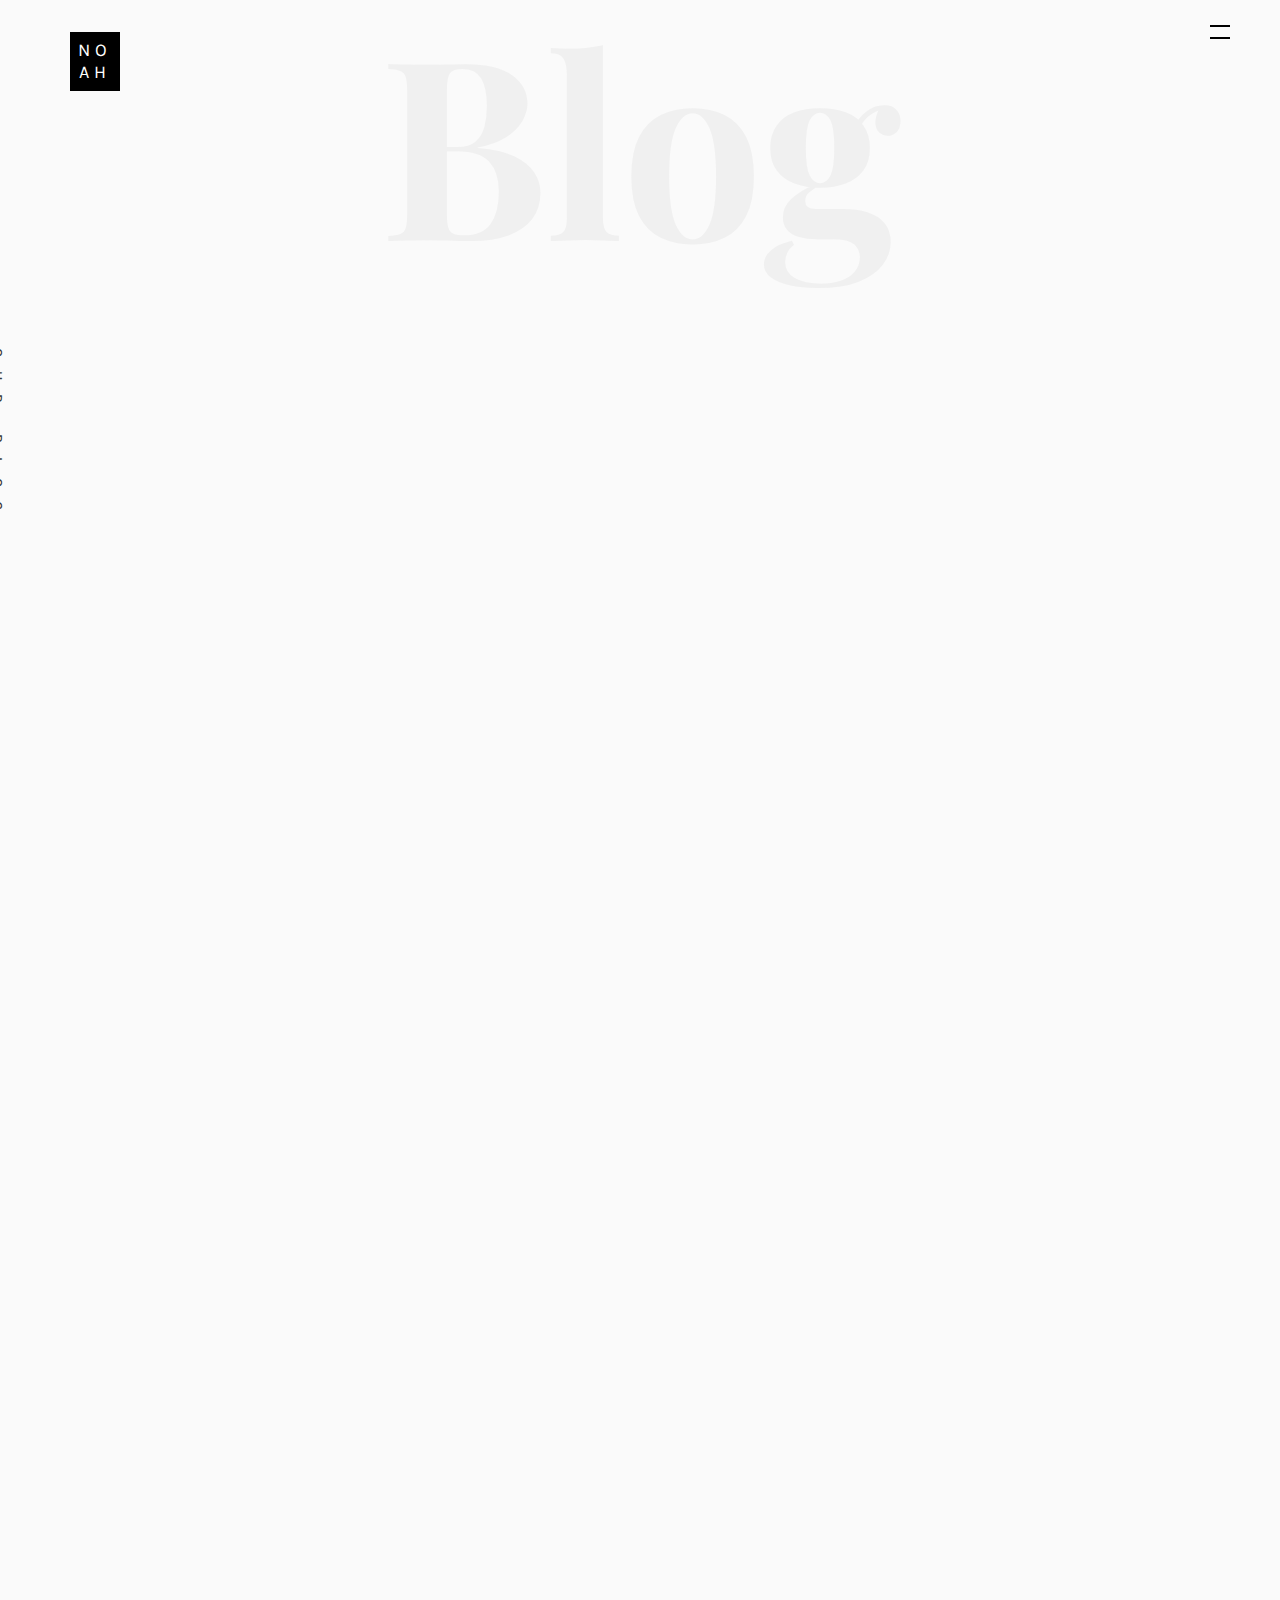
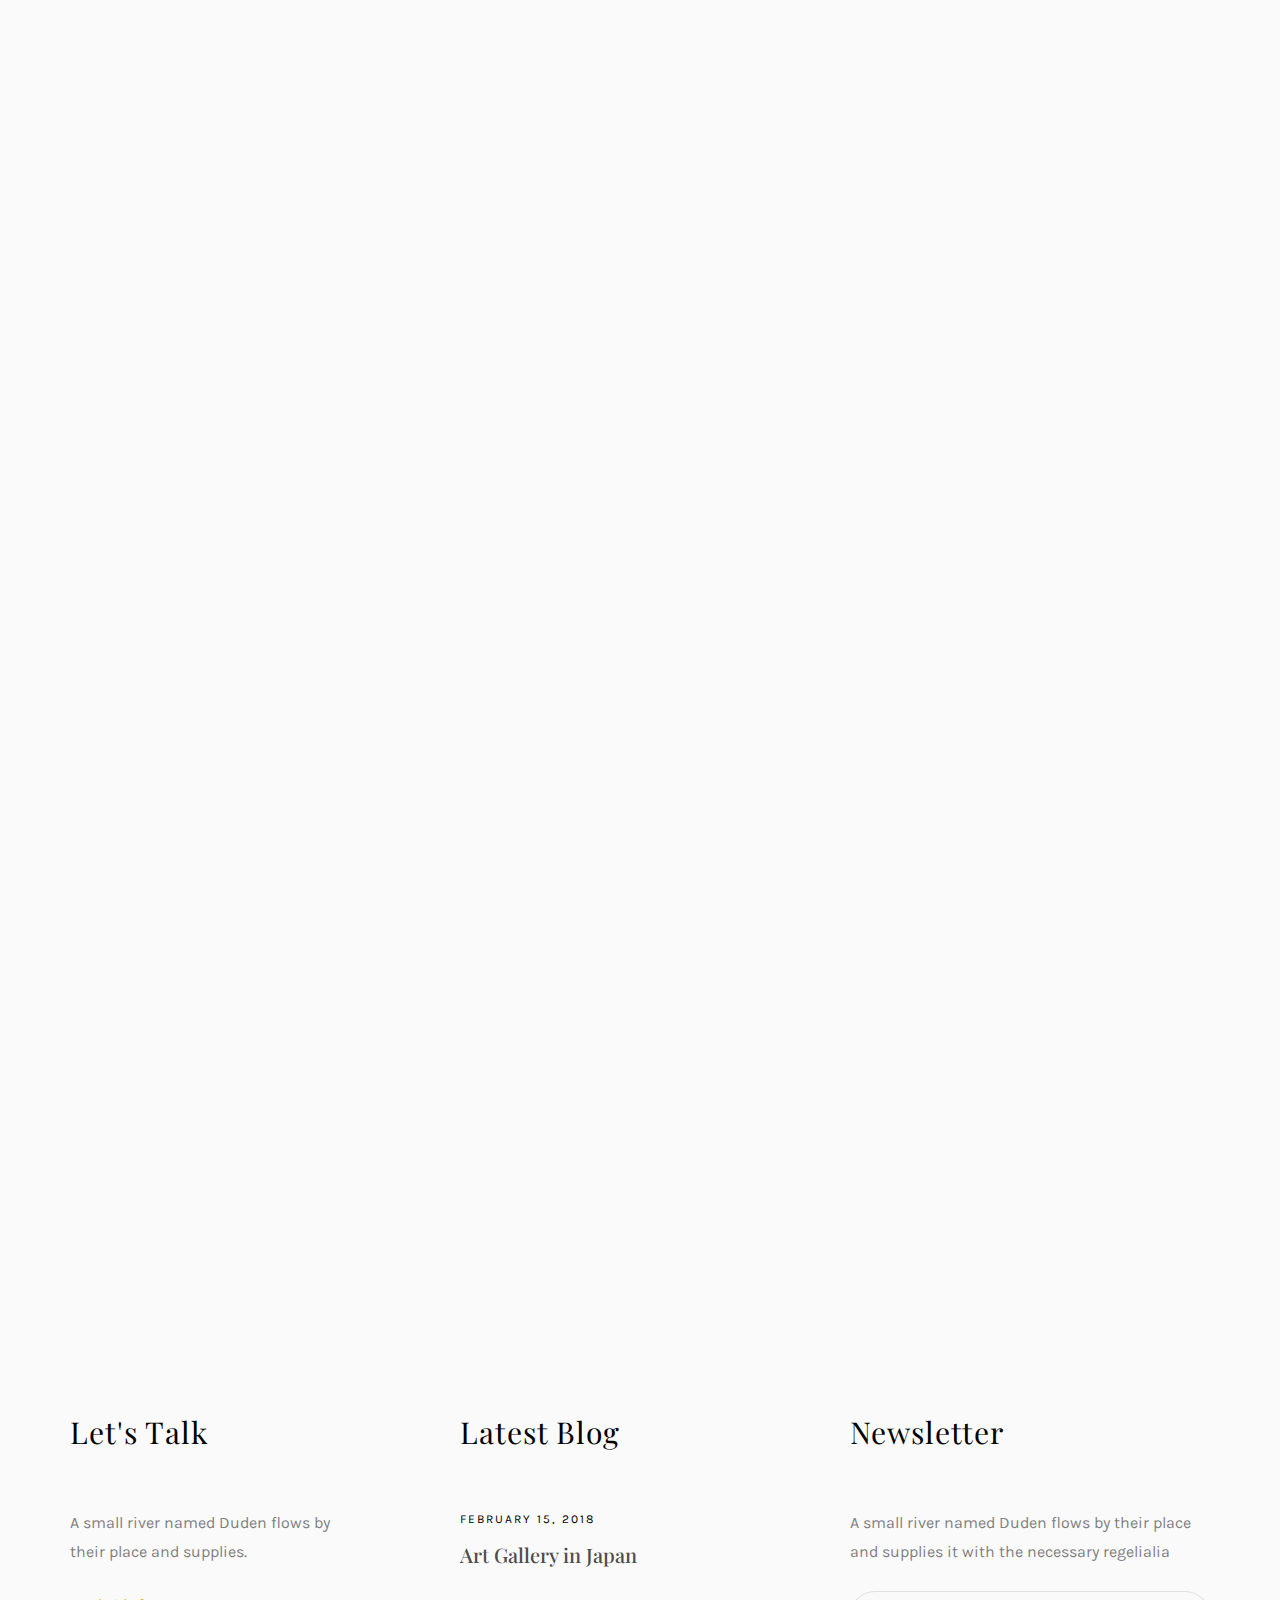
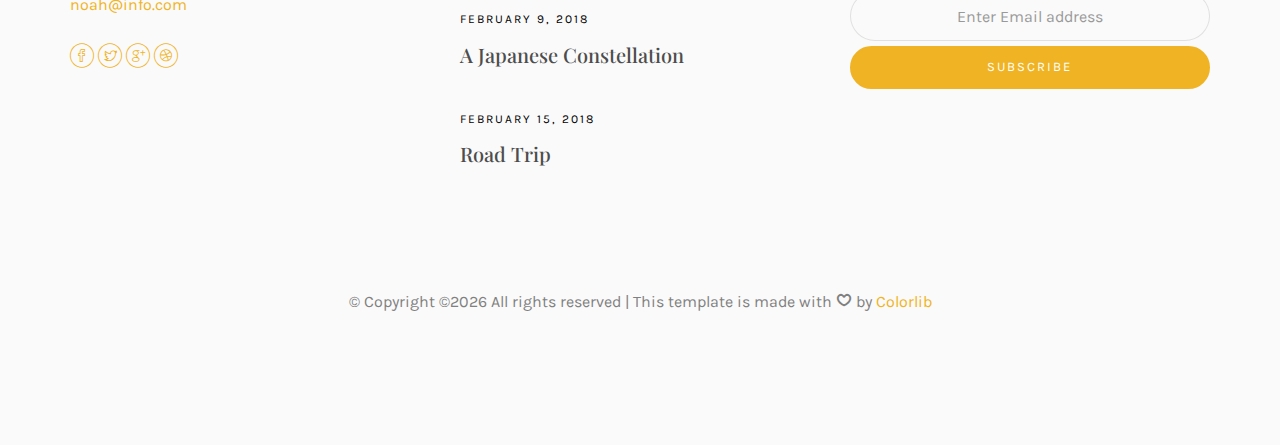
<file: public/blog.html>
<!DOCTYPE HTML>
<html>
	<head>
	<meta charset="utf-8">
	<meta http-equiv="X-UA-Compatible" content="IE=edge">
	<title>Noah Template</title>
	<meta name="viewport" content="width=device-width, initial-scale=1">
	<meta name="description" content="" />
	<meta name="keywords" content="" />
	<meta name="author" content="" />

  <!-- Facebook and Twitter integration -->
	<meta property="og:title" content=""/>
	<meta property="og:image" content=""/>
	<meta property="og:url" content=""/>
	<meta property="og:site_name" content=""/>
	<meta property="og:description" content=""/>
	<meta name="twitter:title" content="" />
	<meta name="twitter:image" content="" />
	<meta name="twitter:url" content="" />
	<meta name="twitter:card" content="" />

	<!-- Place favicon.ico and apple-touch-icon.png in the root directory -->
	<link rel="shortcut icon" href="favicon.ico">

	<link href="https://fonts.googleapis.com/css?family=Karla:400,700" rel="stylesheet">
	<link href="https://fonts.googleapis.com/css?family=Playfair+Display:400,400i,700" rel="stylesheet">
	
	<!-- Animate.css -->
	<link rel="stylesheet" href="css/animate.css">
	<!-- Icomoon Icon Fonts-->
	<link rel="stylesheet" href="css/icomoon.css">
	<!-- Bootstrap  -->
	<link rel="stylesheet" href="css/bootstrap.css">
	<!-- Owl Carousel -->
	<link rel="stylesheet" href="css/owl.carousel.min.css">
	<link rel="stylesheet" href="css/owl.theme.default.min.css">
	<!-- Magnific Popup -->
	<link rel="stylesheet" href="css/magnific-popup.css">

	<link rel="stylesheet" href="css/style.css">


	<!-- Modernizr JS -->
	<script src="js/modernizr-2.6.2.min.js"></script>
	<!-- FOR IE9 below -->
	<!--[if lt IE 9]>
	<script src="js/respond.min.js"></script>
	<![endif]-->

	</head>
	<body>

	<nav id="colorlib-main-nav" role="navigation">
		<a href="#" class="js-colorlib-nav-toggle colorlib-nav-toggle active"><i></i></a>
		<div class="js-fullheight colorlib-table">
			<div class="colorlib-table-cell js-fullheight">
				<div class="row">
					<div class="col-md-12">
						<div class="form-group">
							<input type="text" class="form-control" id="search" placeholder="Enter any key to search...">
							<button type="submit" class="btn btn-primary"><i class="icon-search3"></i></button>
						</div>
					</div>
				</div>
				<div class="row">
					<div class="col-md-12">
						<ul>
							<li><a href="index.html">Home</a></li>
							<li><a href="services.html">Services</a></li>
							<li><a href="work.html">Work</a></li>
							<li class="active"><a href="blog.html">Blog</a></li>
							<li><a href="about.html">About</a></li>
							<li><a href="contact.html">Contact</a></li>
						</ul>
					</div>
				</div>
				<div class="row">
					<div class="col-md-12">
						<h2 class="head-title">Works</h2>
						<a href="images/work-1.jpg" class="gallery image-popup-link text-center" style="background-image: url(images/work-1.jpg);">
							<span><i class="icon-search3"></i></span>
						</a>
						<a href="images/work-2.jpg" class="gallery image-popup-link text-center" style="background-image: url(images/work-2.jpg);">
							<span><i class="icon-search3"></i></span>
						</a>
						<a href="images/work-3.jpg" class="gallery image-popup-link text-center" style="background-image: url(images/work-3.jpg);">
							<span><i class="icon-search3"></i></span>
						</a>
						<a href="images/work-4.jpg" class="gallery image-popup-link text-center" style="background-image: url(images/work-4.jpg);">
							<span><i class="icon-search3"></i></span>
						</a>
					</div>
				</div>
			</div>
		</div>
	</nav>
	
	<div id="colorlib-page">
		<header>
			<div class="container">
				<div class="row">
					<div class="col-md-12">
						<div class="colorlib-navbar-brand">
							<a class="colorlib-logo" href="index.html"><span>No</span><span>ah</span></a>
						</div>
						<a href="#" class="js-colorlib-nav-toggle colorlib-nav-toggle"><i></i></a>
					</div>
				</div>
			</div>
		</header>
		
		<div id="colorlib-blog">
			<div class="container">
				<div class="row text-center">
					<h2 class="bold">Blog</h2>
				</div>
				<div class="row">
					<div class="col-md-12 col-md-offset-0 text-center animate-box intro-heading">
						<span>Blog</span>
						<h2>Read Our Case</h2>
					</div>
				</div>
				<div class="row">
					<div class="col-md-12">
						<div class="rotate">
							<h2 class="heading">Our Blog</h2>
						</div>
					</div>
				</div>
				<div class="row">
					<div class="col-md-4">
						<div class="article animate-box">
							<a href="blog.html" class="blog-img">
								<img class="img-responsive" src="images/img-1.jpg" alt="html5 bootstrap by colorlib.com">
								<div class="overlay"></div>
								<div class="link">
									<span class="read">Read more</h2>
								</div>
							</a>
							<div class="desc">
								<span class="meta">15, Feb 2018</span>
								<h2><a href="blog.html">A Japanese Constellation</a></h2>
								<p>When she reached the first hills of the Italic Mountains, she had a last view back on the skyline of her hometown Bookmarksgrove</p>
							</div>
						</div>

						<div class="article animate-box">
							<a href="blog.html" class="blog-img">
								<img class="img-responsive" src="images/img-4.jpg" alt="html5 bootstrap by colorlib.com">
								<div class="overlay"></div>
								<div class="link">
									<span class="read">Read more</h2>
								</div>
							</a>
							<div class="desc">
								<span class="meta">15, Feb 2018</span>
								<h2><a href="blog.html">A Japanese Constellation</a></h2>
								<p>When she reached the first hills of the Italic Mountains, she had a last view back on the skyline of her hometown Bookmarksgrove</p>
							</div>
						</div>

						<div class="article animate-box">
							<a href="blog.html" class="blog-img">
								<img class="img-responsive" src="images/img-7.jpg" alt="html5 bootstrap by colorlib.com">
								<div class="overlay"></div>
								<div class="link">
									<span class="read">Read more</h2>
								</div>
							</a>
							<div class="desc">
								<span class="meta">15, Feb 2018</span>
								<h2><a href="blog.html">A Japanese Constellation</a></h2>
								<p>When she reached the first hills of the Italic Mountains, she had a last view back on the skyline of her hometown Bookmarksgrove</p>
							</div>
						</div>
					</div>


					<div class="col-md-4">
						<div class="article animate-box">
							<a href="blog.html" class="blog-img">
								<img class="img-responsive" src="images/img-2.jpg" alt="html5 bootstrap by colorlib.com">
								<div class="overlay"></div>
								<div class="link">
									<span class="read">Read more</h2>
								</div>
							</a>
							<div class="desc">
								<span class="meta">15, Feb 2018</span>
								<h2><a href="blog.html">A Japanese Constellation</a></h2>
								<p>When she reached the first hills of the Italic Mountains, she had a last view back on the skyline of her hometown Bookmarksgrove</p>
							</div>
						</div>
						
						<div class="article animate-box">
							<a href="blog.html" class="blog-img">
								<img class="img-responsive" src="images/img-5.jpg" alt="html5 bootstrap by colorlib.com">
								<div class="overlay"></div>
								<div class="link">
									<span class="read">Read more</h2>
								</div>
							</a>
							<div class="desc">
								<span class="meta">15, Feb 2018</span>
								<h2><a href="blog.html">A Japanese Constellation</a></h2>
								<p>When she reached the first hills of the Italic Mountains, she had a last view back on the skyline of her hometown Bookmarksgrove</p>
							</div>
						</div>

						<div class="article animate-box">
							<a href="blog.html" class="blog-img">
								<img class="img-responsive" src="images/img-8.jpg" alt="html5 bootstrap by colorlib.com">
								<div class="overlay"></div>
								<div class="link">
									<span class="read">Read more</h2>
								</div>
							</a>
							<div class="desc">
								<span class="meta">15, Feb 2018</span>
								<h2><a href="blog.html">A Japanese Constellation</a></h2>
								<p>When she reached the first hills of the Italic Mountains, she had a last view back on the skyline of her hometown Bookmarksgrove</p>
							</div>
						</div>
					</div>


					<div class="col-md-4">
						<div class="article animate-box">
							<a href="blog.html" class="blog-img">
								<img class="img-responsive" src="images/img-3.jpg" alt="html5 bootstrap by colorlib.com">
								<div class="overlay"></div>
								<div class="link">
									<span class="read">Read more</h2>
								</div>
							</a>
							<div class="desc">
								<span class="meta">15, Feb 2018</span>
								<h2><a href="blog.html">A Japanese Constellation</a></h2>
								<p>When she reached the first hills of the Italic Mountains, she had a last view back on the skyline of her hometown Bookmarksgrove</p>
							</div>
						</div>

						<div class="article animate-box">
							<a href="blog.html" class="blog-img">
								<img class="img-responsive" src="images/img-6.jpg" alt="html5 bootstrap by colorlib.com">
								<div class="overlay"></div>
								<div class="link">
									<span class="read">Read more</h2>
								</div>
							</a>
							<div class="desc">
								<span class="meta">15, Feb 2018</span>
								<h2><a href="blog.html">A Japanese Constellation</a></h2>
								<p>When she reached the first hills of the Italic Mountains, she had a last view back on the skyline of her hometown Bookmarksgrove</p>
							</div>
						</div>

						<div class="article animate-box">
							<a href="blog.html" class="blog-img">
								<img class="img-responsive" src="images/img-9.jpg" alt="html5 bootstrap by colorlib.com">
								<div class="overlay"></div>
								<div class="link">
									<span class="read">Read more</h2>
								</div>
							</a>
							<div class="desc">
								<span class="meta">15, Feb 2018</span>
								<h2><a href="blog.html">A Japanese Constellation</a></h2>
								<p>When she reached the first hills of the Italic Mountains, she had a last view back on the skyline of her hometown Bookmarksgrove</p>
							</div>
						</div>
					</div>
				</div>
			</div>
		</div>


		<footer>
			<div id="footer">
				<div class="container">
					<div class="row">
						<div class="col-md-4 col-pb-sm">
							<div class="row">
								<div class="col-md-10">
									<h2>Let's Talk</h2>
									<p>A small river named Duden flows by their place and supplies.</p>
									<p><a href="#">noah@info.com</a></p>
									<p class="colorlib-social-icons">
										<a href="#"><i class="icon-facebook4"></i></a>
										<a href="#"><i class="icon-twitter3"></i></a>
										<a href="#"><i class="icon-googleplus"></i></a>
										<a href="#"><i class="icon-dribbble2"></i></a>
									</p>
								</div>
							</div>
						</div>
						<div class="col-md-4 col-pb-sm">
							<h2>Latest Blog</h2>
							<div class="f-entry">
								<a href="#" class="featured-img" style="background-image: url(images/img-1.jpg);"></a>
								<div class="desc">
									<span>February 15, 2018</span>
									<h3><a href="#">Art Gallery in Japan</a></h3>
								</div>
							</div>
							<div class="f-entry">
								<a href="#" class="featured-img" style="background-image: url(images/img-2.jpg);"></a>
								<div class="desc">
									<span>February 9, 2018</span>
									<h3><a href="#">A Japanese Constellation</a></h3>
								</div>
							</div>
							<div class="f-entry">
								<a href="#" class="featured-img" style="background-image: url(images/img-3.jpg);"></a>
								<div class="desc">
									<span>February 15, 2018</span>
									<h3><a href="#">Road Trip</a></h3>
								</div>
							</div>
						</div>
						<div class="col-md-4 col-pb-sm">
							<h2>Newsletter</h2>
							<p>A small river named Duden flows by their place and supplies it with the necessary regelialia</p>
							<div class="subscribe text-center">
								<div class="form-group">
									<input type="text" class="form-control text-center" placeholder="Enter Email address">
									<input type="submit" value="Subscribe" class="btn btn-primary btn-custom">
								</div>
							</div>
						</div>
					</div>
					<div class="row">
						<div class="col-md-12 text-center">
							<p>
								&copy; <!-- Link back to Colorlib can't be removed. Template is licensed under CC BY 3.0. -->
Copyright &copy;<script>document.write(new Date().getFullYear());</script> All rights reserved | This template is made with <i class="icon-heart4" aria-hidden="true"></i> by <a href="https://colorlib.com" target="_blank">Colorlib</a>
<!-- Link back to Colorlib can't be removed. Template is licensed under CC BY 3.0. -->
							</p>
						</div>
					</div>
				</div>
			</div>
		</footer>
	
	</div>

	<!-- jQuery -->
	<script src="js/jquery.min.js"></script>
	<!-- jQuery Easing -->
	<script src="js/jquery.easing.1.3.js"></script>
	<!-- Bootstrap -->
	<script src="js/bootstrap.min.js"></script>
	<!-- Waypoints -->
	<script src="js/jquery.waypoints.min.js"></script>
	<!-- Owl Carousel -->
	<script src="js/owl.carousel.min.js"></script>
	<!-- Magnific Popup -->
	<script src="js/jquery.magnific-popup.min.js"></script>
	<script src="js/magnific-popup-options.js"></script>

	<!-- Main JS (Do not remove) -->
	<script src="js/main.js"></script>

	</body>
</html>
</file>
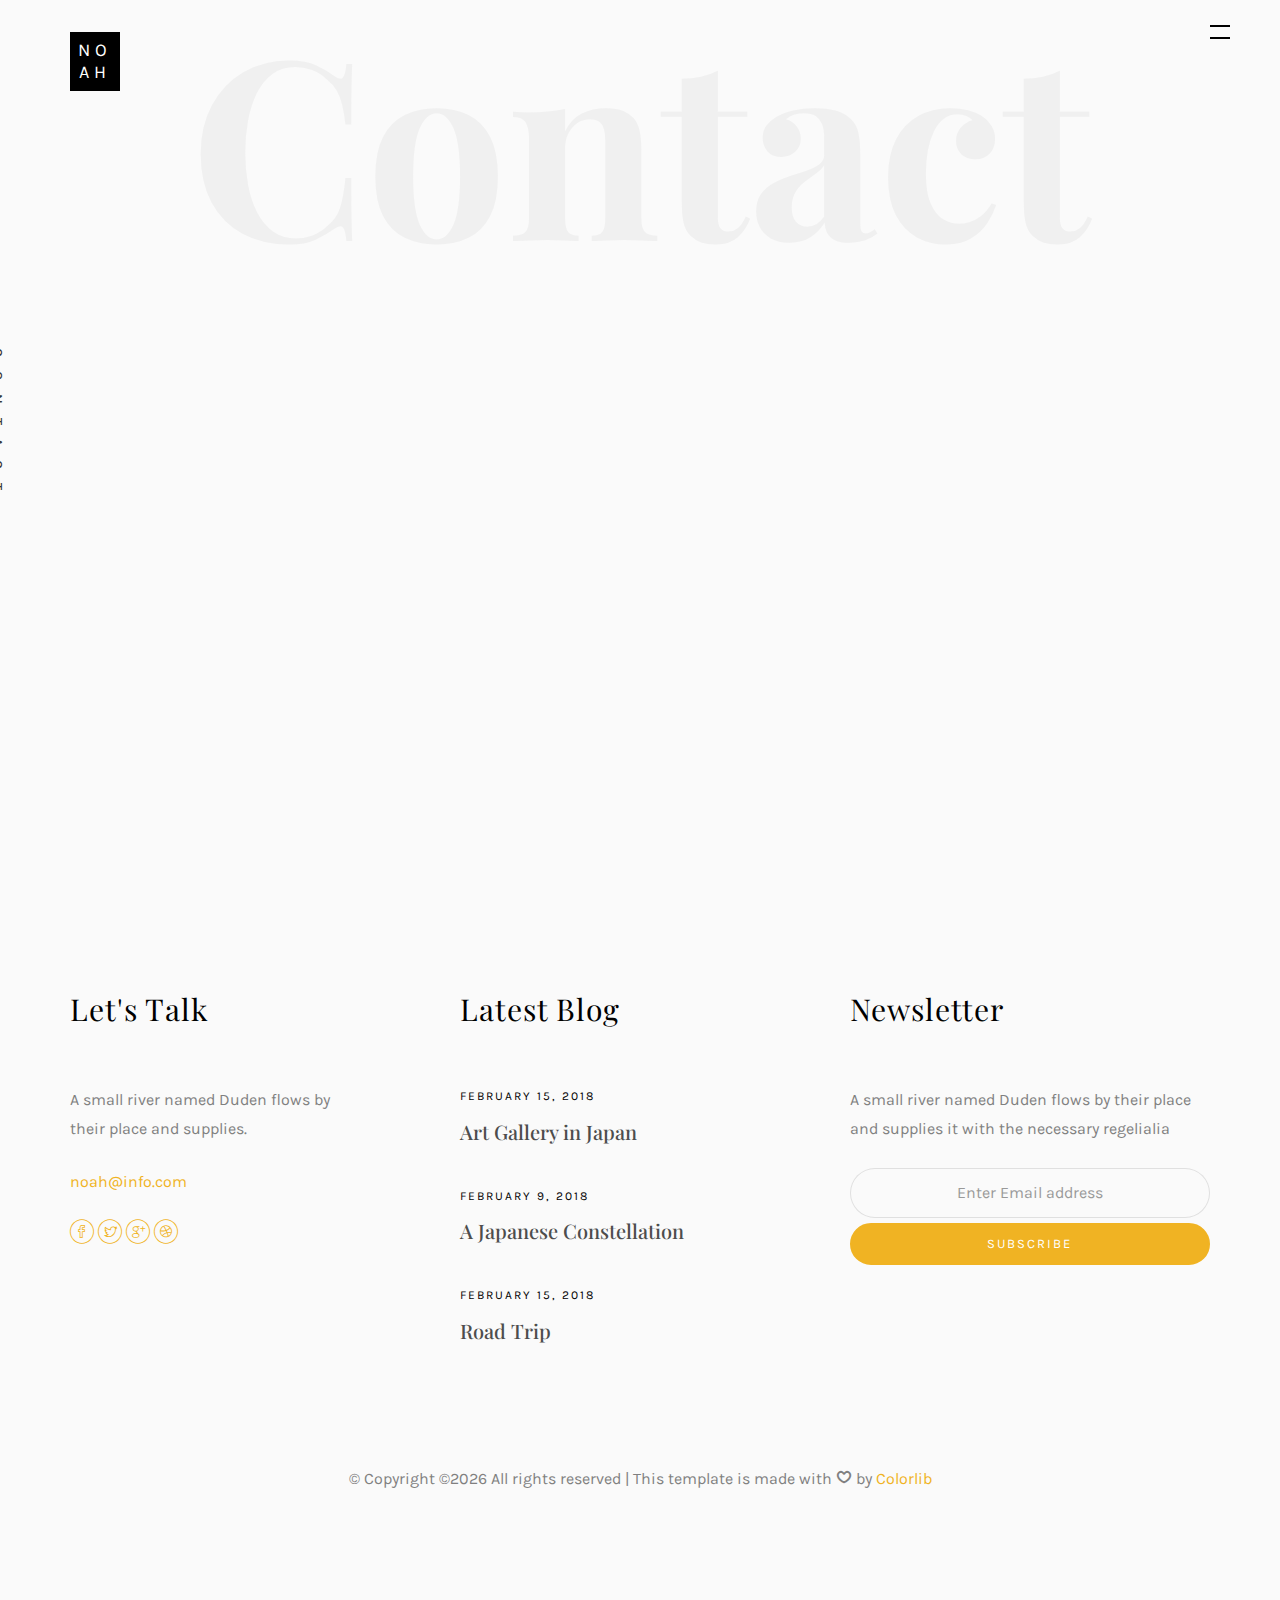
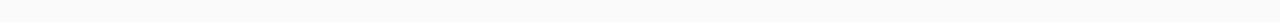
<file: public/contact.html>
<!DOCTYPE HTML>
<html>
	<head>
	<meta charset="utf-8">
	<meta http-equiv="X-UA-Compatible" content="IE=edge">
	<title>Noah Template</title>
	<meta name="viewport" content="width=device-width, initial-scale=1">
	<meta name="description" content="" />
	<meta name="keywords" content="" />
	<meta name="author" content="" />

  <!-- Facebook and Twitter integration -->
	<meta property="og:title" content=""/>
	<meta property="og:image" content=""/>
	<meta property="og:url" content=""/>
	<meta property="og:site_name" content=""/>
	<meta property="og:description" content=""/>
	<meta name="twitter:title" content="" />
	<meta name="twitter:image" content="" />
	<meta name="twitter:url" content="" />
	<meta name="twitter:card" content="" />

	<!-- Place favicon.ico and apple-touch-icon.png in the root directory -->
	<link rel="shortcut icon" href="favicon.ico">

	<link href="https://fonts.googleapis.com/css?family=Karla:400,700" rel="stylesheet">
	<link href="https://fonts.googleapis.com/css?family=Playfair+Display:400,400i,700" rel="stylesheet">
	
	<!-- Animate.css -->
	<link rel="stylesheet" href="css/animate.css">
	<!-- Icomoon Icon Fonts-->
	<link rel="stylesheet" href="css/icomoon.css">
	<!-- Bootstrap  -->
	<link rel="stylesheet" href="css/bootstrap.css">
	<!-- Owl Carousel -->
	<link rel="stylesheet" href="css/owl.carousel.min.css">
	<link rel="stylesheet" href="css/owl.theme.default.min.css">
	<!-- Magnific Popup -->
	<link rel="stylesheet" href="css/magnific-popup.css">

	<link rel="stylesheet" href="css/style.css">


	<!-- Modernizr JS -->
	<script src="js/modernizr-2.6.2.min.js"></script>
	<!-- FOR IE9 below -->
	<!--[if lt IE 9]>
	<script src="js/respond.min.js"></script>
	<![endif]-->

	</head>
	<body>

	<nav id="colorlib-main-nav" role="navigation">
		<a href="#" class="js-colorlib-nav-toggle colorlib-nav-toggle active"><i></i></a>
		<div class="js-fullheight colorlib-table">
			<div class="colorlib-table-cell js-fullheight">
				<div class="row">
					<div class="col-md-12">
						<div class="form-group">
							<input type="text" class="form-control" id="search" placeholder="Enter any key to search...">
							<button type="submit" class="btn btn-primary"><i class="icon-search3"></i></button>
						</div>
					</div>
				</div>
				<div class="row">
					<div class="col-md-12">
						<ul>
							<li><a href="index.html">Home</a></li>
							<li><a href="services.html">Services</a></li>
							<li><a href="work.html">Work</a></li>
							<li><a href="blog.html">Blog</a></li>
							<li><a href="about.html">About</a></li>
							<li class="active"><a href="contact.html">Contact</a></li>
						</ul>
					</div>
				</div>
				<div class="row">
					<div class="col-md-12">
						<h2 class="head-title">Works</h2>
						<a href="images/work-1.jpg" class="gallery image-popup-link text-center" style="background-image: url(images/work-1.jpg);">
							<span><i class="icon-search3"></i></span>
						</a>
						<a href="images/work-2.jpg" class="gallery image-popup-link text-center" style="background-image: url(images/work-2.jpg);">
							<span><i class="icon-search3"></i></span>
						</a>
						<a href="images/work-3.jpg" class="gallery image-popup-link text-center" style="background-image: url(images/work-3.jpg);">
							<span><i class="icon-search3"></i></span>
						</a>
						<a href="images/work-4.jpg" class="gallery image-popup-link text-center" style="background-image: url(images/work-4.jpg);">
							<span><i class="icon-search3"></i></span>
						</a>
					</div>
				</div>
			</div>
		</div>
	</nav>
	
	<div id="colorlib-page">
		<header>
			<div class="container">
				<div class="row">
					<div class="col-md-12">
						<div class="colorlib-navbar-brand">
							<a class="colorlib-logo" href="index.html"><span>No</span><span>ah</span></a>
						</div>
						<a href="#" class="js-colorlib-nav-toggle colorlib-nav-toggle"><i></i></a>
					</div>
				</div>
			</div>
		</header>
		
		<div id="colorlib-contact">
			<div class="container">
				<div class="row text-center">
					<h2 class="bold">Contact</h2>
				</div>
				<div class="row">
					<div class="col-md-12 col-md-offset-0 text-center animate-box intro-heading">
						<span>Contact</span>
						<h2>Contact Me</h2>
					</div>
				</div>
				<div class="row">
					<div class="col-md-12">
						<div class="rotate">
							<h2 class="heading">Contact</h2>
						</div>
					</div>
				</div>
				<div class="row">
					<div class="col-md-12 col-md-offset-0">
						<div class="row">
							<div class="col-md-4 animate-box">
								<h3>My Address</h3>
								<ul class="contact-info">
									<li><span><i class="icon-map5"></i></span>88 West 21th Street, Suite 721 New York NY 10016</li>
									<li><span><i class="icon-phone4"></i></span>+ 1235 2355 98</li>
									<li><span><i class="icon-envelope2"></i></span><a href="#">info@yoursite.com</a></li>
									<li><span><i class="icon-globe3"></i></span><a href="#">www.yoursite.com</a></li>
								</ul>
							</div>
							<div class="col-md-7 col-md-push-1 animate-box">
								<div class="row">
									<div class="col-md-12">
										<div class="form-group">
											<textarea name="" class="form-control" id="" cols="30" rows="7" placeholder="Message"></textarea>
										</div>
									</div>
									<div class="col-md-6">
										<div class="form-group">
											<input type="text" class="form-control" placeholder="Name">
										</div>
									</div>
									<div class="col-md-6">
										<div class="form-group">
											<input type="text" class="form-control" placeholder="Email">
										</div>
									</div>
									<div class="col-md-12">
										<div class="form-group">
											<input type="submit" value="Send Message" class="btn btn-primary">
										</div>
									</div>
								</div>
							</div>
						</div>
					</div>
				</div>
			</div>
		</div>

		<footer>
			<div id="footer">
				<div class="container">
					<div class="row">
						<div class="col-md-4 col-pb-sm">
							<div class="row">
								<div class="col-md-10">
									<h2>Let's Talk</h2>
									<p>A small river named Duden flows by their place and supplies.</p>
									<p><a href="#">noah@info.com</a></p>
									<p class="colorlib-social-icons">
										<a href="#"><i class="icon-facebook4"></i></a>
										<a href="#"><i class="icon-twitter3"></i></a>
										<a href="#"><i class="icon-googleplus"></i></a>
										<a href="#"><i class="icon-dribbble2"></i></a>
									</p>
								</div>
							</div>
						</div>
						<div class="col-md-4 col-pb-sm">
							<h2>Latest Blog</h2>
							<div class="f-entry">
								<a href="#" class="featured-img" style="background-image: url(images/img-1.jpg);"></a>
								<div class="desc">
									<span>February 15, 2018</span>
									<h3><a href="#">Art Gallery in Japan</a></h3>
								</div>
							</div>
							<div class="f-entry">
								<a href="#" class="featured-img" style="background-image: url(images/img-2.jpg);"></a>
								<div class="desc">
									<span>February 9, 2018</span>
									<h3><a href="#">A Japanese Constellation</a></h3>
								</div>
							</div>
							<div class="f-entry">
								<a href="#" class="featured-img" style="background-image: url(images/img-3.jpg);"></a>
								<div class="desc">
									<span>February 15, 2018</span>
									<h3><a href="#">Road Trip</a></h3>
								</div>
							</div>
						</div>
						<div class="col-md-4 col-pb-sm">
							<h2>Newsletter</h2>
							<p>A small river named Duden flows by their place and supplies it with the necessary regelialia</p>
							<div class="subscribe text-center">
								<div class="form-group">
									<input type="text" class="form-control text-center" placeholder="Enter Email address">
									<input type="submit" value="Subscribe" class="btn btn-primary btn-custom">
								</div>
							</div>
						</div>
					</div>
					<div class="row">
						<div class="col-md-12 text-center">
							<p>
								&copy; <!-- Link back to Colorlib can't be removed. Template is licensed under CC BY 3.0. -->
Copyright &copy;<script>document.write(new Date().getFullYear());</script> All rights reserved | This template is made with <i class="icon-heart4" aria-hidden="true"></i> by <a href="https://colorlib.com" target="_blank">Colorlib</a>
<!-- Link back to Colorlib can't be removed. Template is licensed under CC BY 3.0. -->
							</p>
						</div>
					</div>
				</div>
			</div>
		</footer>
	
	</div>

	<!-- jQuery -->
	<script src="js/jquery.min.js"></script>
	<!-- jQuery Easing -->
	<script src="js/jquery.easing.1.3.js"></script>
	<!-- Bootstrap -->
	<script src="js/bootstrap.min.js"></script>
	<!-- Waypoints -->
	<script src="js/jquery.waypoints.min.js"></script>
	<!-- Owl Carousel -->
	<script src="js/owl.carousel.min.js"></script>
	<!-- Magnific Popup -->
	<script src="js/jquery.magnific-popup.min.js"></script>
	<script src="js/magnific-popup-options.js"></script>

	<!-- Main JS (Do not remove) -->
	<script src="js/main.js"></script>

	</body>
</html>
</file>
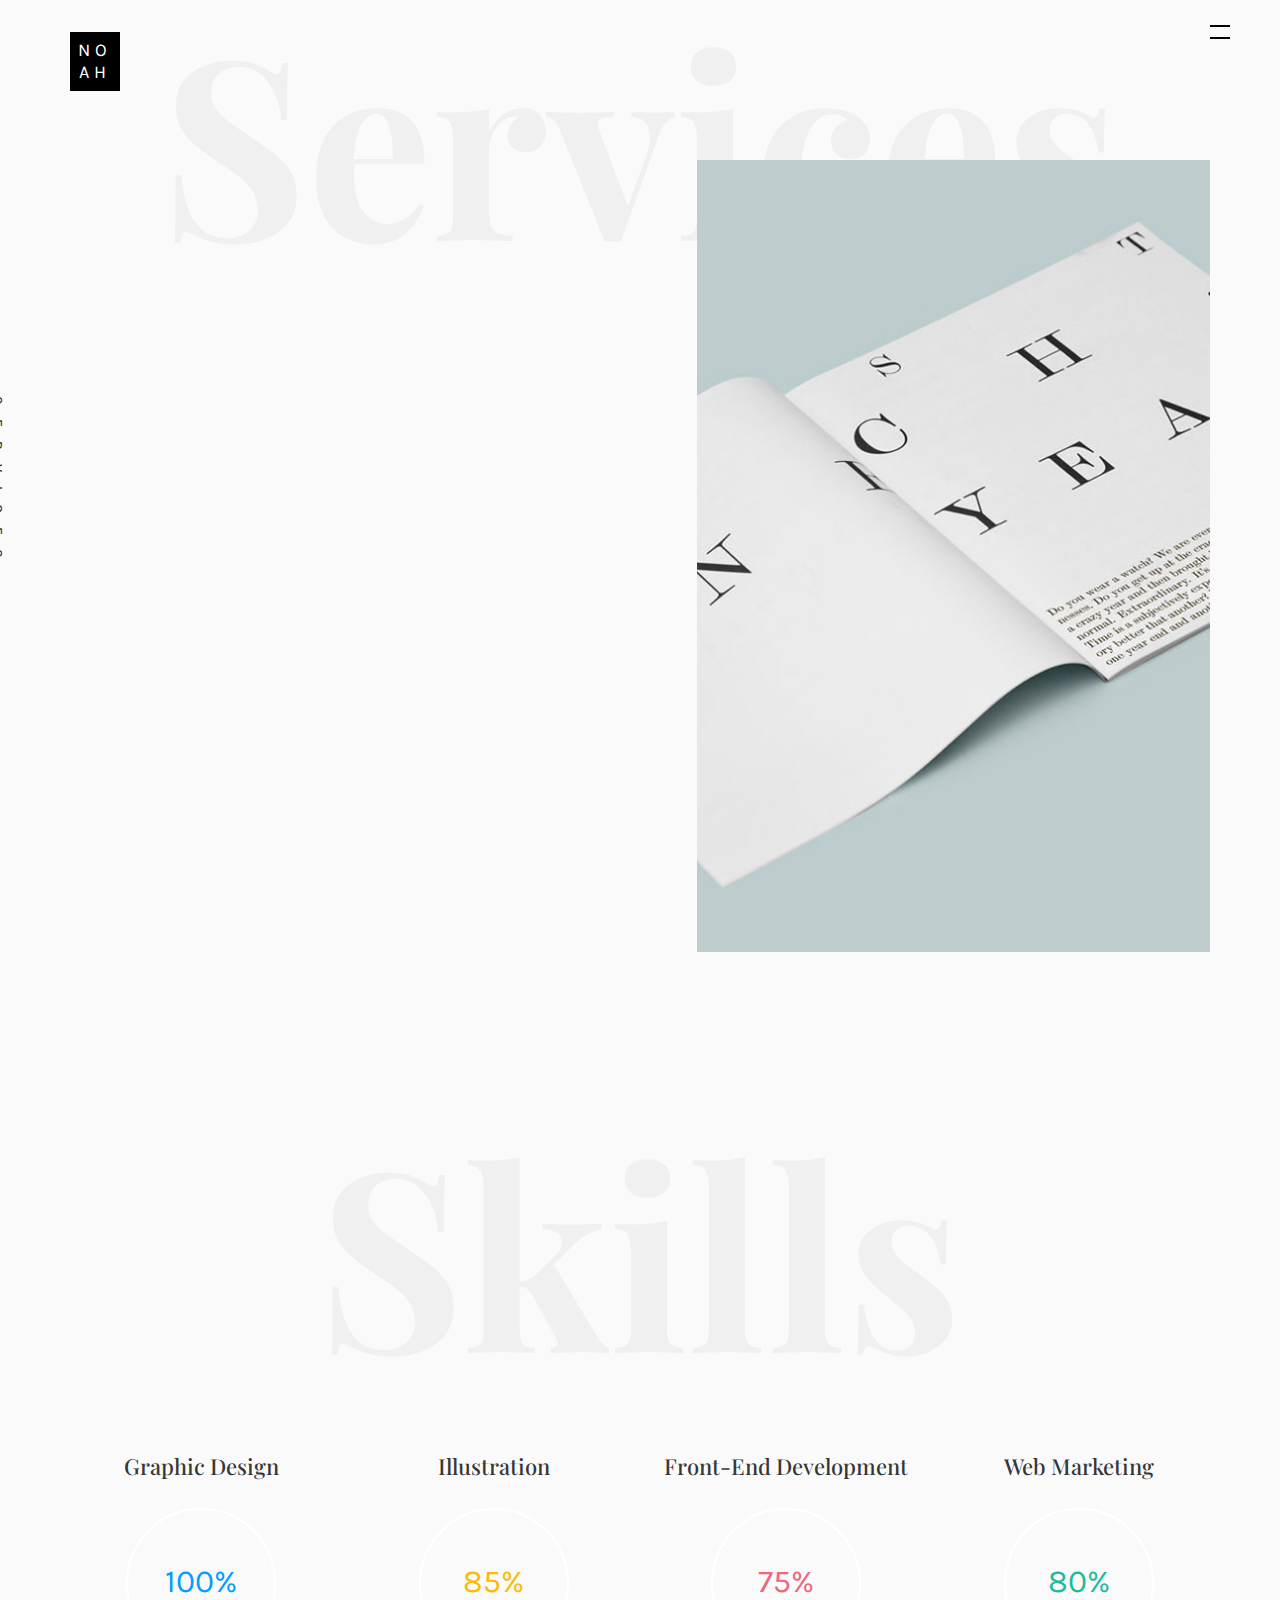
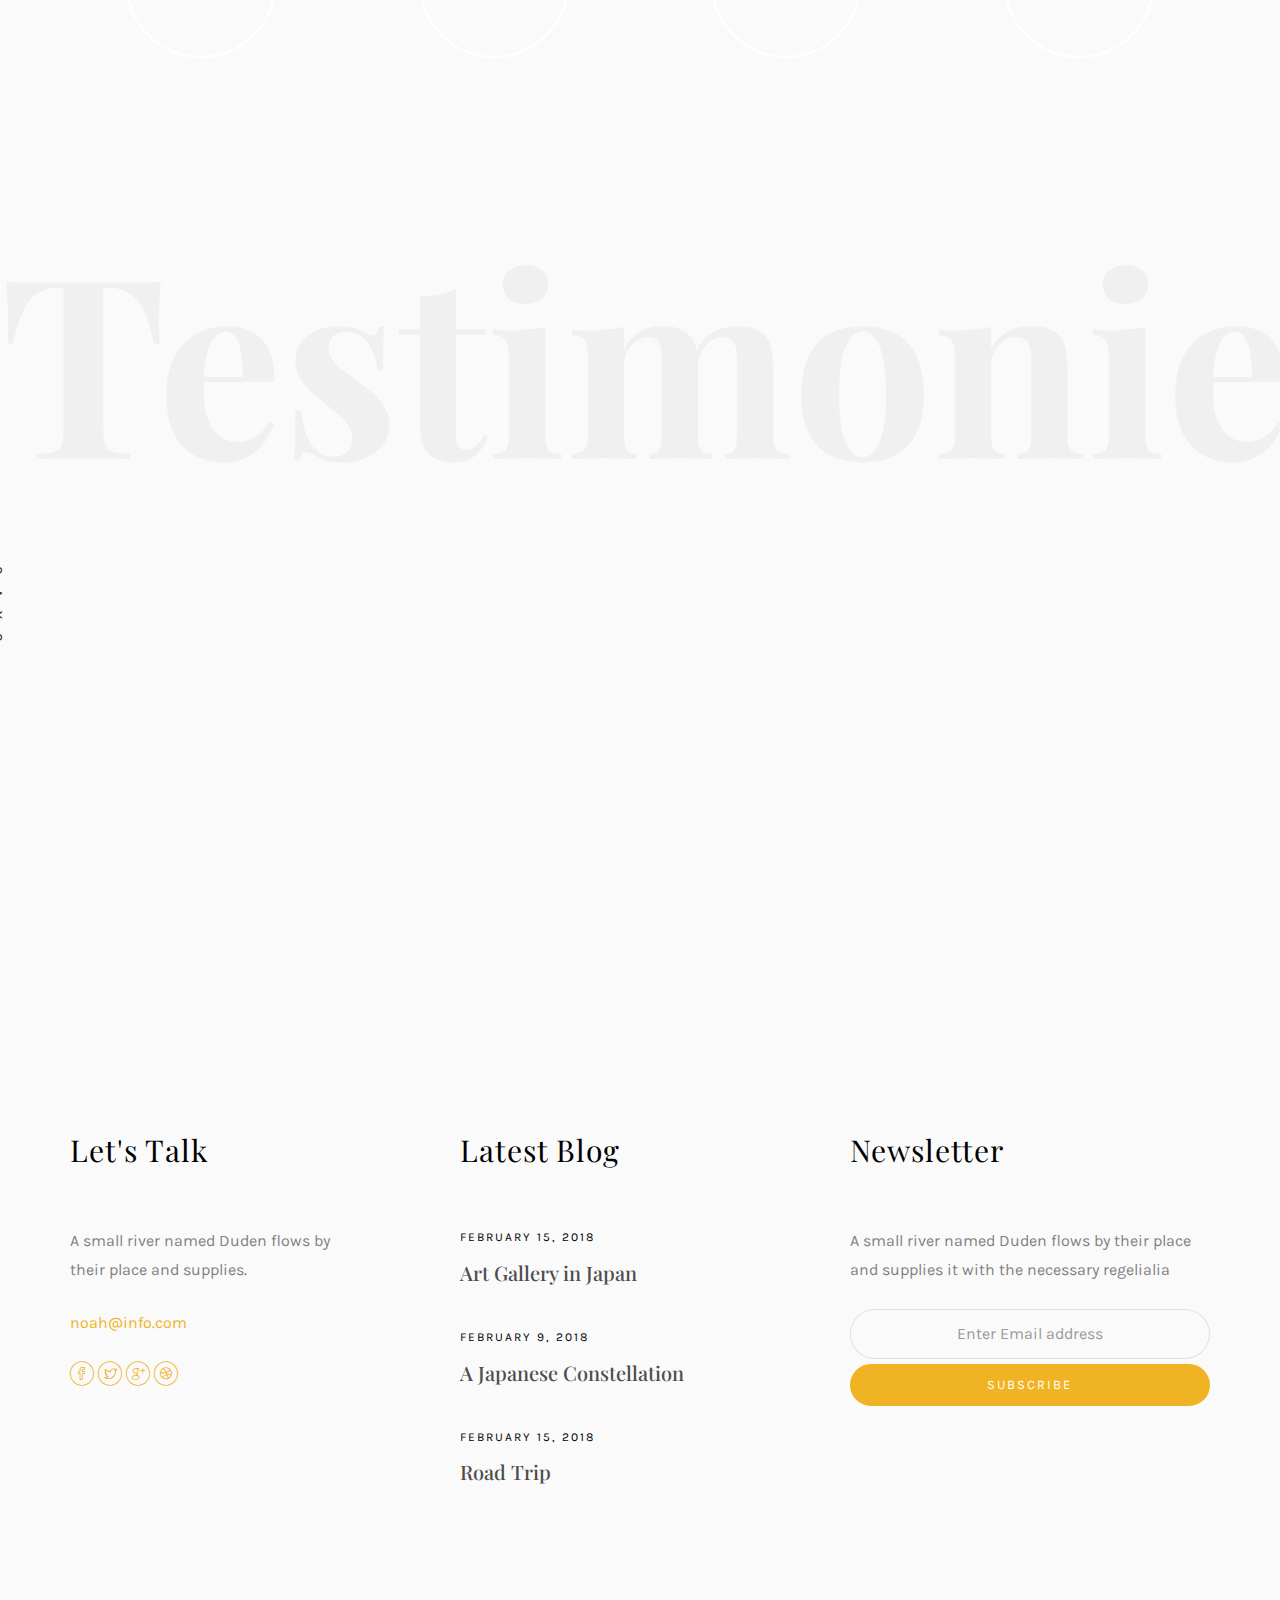
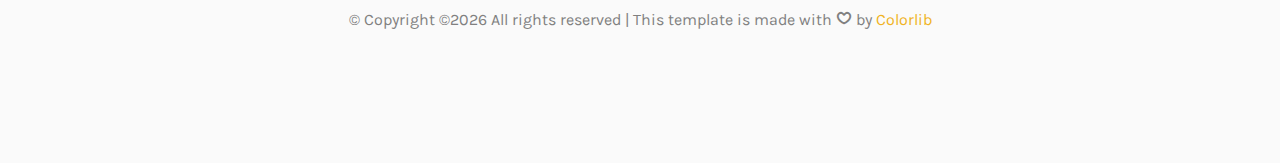
<file: public/services.html>
<!DOCTYPE HTML>
<html>
	<head>
	<meta charset="utf-8">
	<meta http-equiv="X-UA-Compatible" content="IE=edge">
	<title>Noah Template</title>
	<meta name="viewport" content="width=device-width, initial-scale=1">
	<meta name="description" content="" />
	<meta name="keywords" content="" />
	<meta name="author" content="" />

  <!-- Facebook and Twitter integration -->
	<meta property="og:title" content=""/>
	<meta property="og:image" content=""/>
	<meta property="og:url" content=""/>
	<meta property="og:site_name" content=""/>
	<meta property="og:description" content=""/>
	<meta name="twitter:title" content="" />
	<meta name="twitter:image" content="" />
	<meta name="twitter:url" content="" />
	<meta name="twitter:card" content="" />

	<!-- Place favicon.ico and apple-touch-icon.png in the root directory -->
	<link rel="shortcut icon" href="favicon.ico">

	<link href="https://fonts.googleapis.com/css?family=Karla:400,700" rel="stylesheet">
	<link href="https://fonts.googleapis.com/css?family=Playfair+Display:400,400i,700" rel="stylesheet">
	
	<!-- Animate.css -->
	<link rel="stylesheet" href="css/animate.css">
	<!-- Icomoon Icon Fonts-->
	<link rel="stylesheet" href="css/icomoon.css">
	<!-- Bootstrap  -->
	<link rel="stylesheet" href="css/bootstrap.css">
	<!-- Owl Carousel -->
	<link rel="stylesheet" href="css/owl.carousel.min.css">
	<link rel="stylesheet" href="css/owl.theme.default.min.css">
	<!-- Magnific Popup -->
	<link rel="stylesheet" href="css/magnific-popup.css">

	<link rel="stylesheet" href="css/style.css">


	<!-- Modernizr JS -->
	<script src="js/modernizr-2.6.2.min.js"></script>
	<!-- FOR IE9 below -->
	<!--[if lt IE 9]>
	<script src="js/respond.min.js"></script>
	<![endif]-->

	</head>
	<body>

	<nav id="colorlib-main-nav" role="navigation">
		<a href="#" class="js-colorlib-nav-toggle colorlib-nav-toggle active"><i></i></a>
		<div class="js-fullheight colorlib-table">
			<div class="colorlib-table-cell js-fullheight">
				<div class="row">
					<div class="col-md-12">
						<div class="form-group">
							<input type="text" class="form-control" id="search" placeholder="Enter any key to search...">
							<button type="submit" class="btn btn-primary"><i class="icon-search3"></i></button>
						</div>
					</div>
				</div>
				<div class="row">
					<div class="col-md-12">
						<ul>
							<li><a href="index.html">Home</a></li>
							<li class="active"><a href="services.html">Services</a></li>
							<li><a href="work.html">Work</a></li>
							<li><a href="blog.html">Blog</a></li>
							<li><a href="about.html">About</a></li>
							<li><a href="contact.html">Contact</a></li>
						</ul>
					</div>
				</div>
				<div class="row">
					<div class="col-md-12">
						<h2 class="head-title">Works</h2>
						<a href="images/work-1.jpg" class="gallery image-popup-link text-center" style="background-image: url(images/work-1.jpg);">
							<span><i class="icon-search3"></i></span>
						</a>
						<a href="images/work-2.jpg" class="gallery image-popup-link text-center" style="background-image: url(images/work-2.jpg);">
							<span><i class="icon-search3"></i></span>
						</a>
						<a href="images/work-3.jpg" class="gallery image-popup-link text-center" style="background-image: url(images/work-3.jpg);">
							<span><i class="icon-search3"></i></span>
						</a>
						<a href="images/work-4.jpg" class="gallery image-popup-link text-center" style="background-image: url(images/work-4.jpg);">
							<span><i class="icon-search3"></i></span>
						</a>
					</div>
				</div>
			</div>
		</div>
	</nav>
	
	<div id="colorlib-page">
		<header>
			<div class="container">
				<div class="row">
					<div class="col-md-12">
						<div class="colorlib-navbar-brand">
							<a class="colorlib-logo" href="index.html"><span>No</span><span>ah</span></a>
						</div>
						<a href="#" class="js-colorlib-nav-toggle colorlib-nav-toggle"><i></i></a>
					</div>
				</div>
			</div>
		</header>
		<div id="colorlib-services">
			<div class="container">
				<div class="row text-center">
					<h2 class="bold">Services</h2>
				</div>
				<div class="row">
					<div class="col-md-12">
						<div class="services-flex">
							<div class="one-third">
								<div class="row">
									<div class="col-md-12 col-md-offset-0 animate-box intro-heading">
										<span>My Services</span>
										<h2>Here Are Some of My Skills</h2>
									</div>
								</div>
								<div class="row">
									<div class="col-md-12">
										<div class="rotate">
											<h2 class="heading">Services</h2>
										</div>
									</div>
									<div class="col-md-6">
										<div class="services animate-box">
											<h3>1 - Graphic Design</h3>
											<ul>
												<li>UI Design</li>
												<li>Website &amp; Digital Design</li>
												<li>Brading &amp; Visual Identity</li>
												<li>Print Design</li>
											</ul>
										</div>
										<div class="services animate-box">
											<h3>3 - Front End Development</h3>
											<ul>
												<li>HTML / CSS</li>
												<li>JS &amp; Jquery Startup</li>
												<li>WordPress</li>
												<li>Jomla</li>
											</ul>
										</div>
									</div>
									<div class="col-md-6">
										<div class="services animate-box">
											<h3>2 - Illustration</h3>
											<ul>
												<li>Editorial</li>
												<li>Narrative</li>
												<li>Motion Graphics</li>
												<li>Animation</li>
												<li>Visual Effects</li>
											</ul>
										</div>
										<div class="services animate-box">
											<h3>4 - Web Marketing</h3>
											<ul>
												<li>Sales Marketing</li>
												<li>Invoice</li>
												<li>eCommerce</li>
											</ul>
										</div>
									</div>
								</div>
							</div>
							<div class="one-forth services-img" style="background-image: url(images/services-img.jpg);">
							</div>
						</div>
					</div>
				</div>
			</div>
		</div>

		<div id="colorlib-progress">
			<div class="container">
				<div class="row text-center">
					<h2 class="bold">Skills</h2>
				</div>
				<div class="row">
					<div class="col-md-12 col-md-offset-0 text-center animate-box intro-heading">
						<span>Skills</span>
						<h2>My Skills</h2>
					</div>
				</div>
				<div class="row">
			      <div class="col-md-3 col-sm-6 text-center">
			      	<h2 class="progress-head">Graphic Design</h2>
		            <div class="progress blue">
		                <span class="progress-left">
		                    <span class="progress-bar"></span>
		                </span>
		                <span class="progress-right">
		                    <span class="progress-bar"></span>
		                </span>
		                <div class="progress-value">100%</div>
		            </div>
		         </div>
			 
		         <div class="col-md-3 col-sm-6 text-center">
		         	<h2 class="progress-head">Illustration</h2>
		            <div class="progress yellow">
		                <span class="progress-left">
		                    <span class="progress-bar"></span>
		                </span>
		                <span class="progress-right">
		                    <span class="progress-bar"></span>
		                </span>
		                <div class="progress-value">85%</div>
		            </div>
		         </div>

		         <div class="col-md-3 col-sm-6 text-center">
		         	<h2 class="progress-head">Front-End Development</h2>
		            <div class="progress pink">
		                <span class="progress-left">
		                    <span class="progress-bar"></span>
		                </span>
		                <span class="progress-right">
		                    <span class="progress-bar"></span>
		                </span>
		                <div class="progress-value">75%</div>
		            </div>
		         </div>

		         <div class="col-md-3 col-sm-6 text-center">
		         	<h2 class="progress-head">Web Marketing</h2>
		            <div class="progress green">
		                <span class="progress-left">
		                    <span class="progress-bar"></span>
		                </span>
		                <span class="progress-right">
		                    <span class="progress-bar"></span>
		                </span>
		                <div class="progress-value">80%</div>
		            </div>
		         </div>
			   </div>
			</div>
		</div>

		<div id="colorlib-testimony">
			<div class="container">
				<div class="row text-center">
					<h2 class="bold">Testimonies</h2>
				</div>
				<div class="row">
					<div class="col-md-12 col-md-offset-0 text-center animate-box intro-heading">
						<span>Testimonies</span>
						<h2>Clients Says</h2>
					</div>
				</div>
				<div class="row">
					<div class="col-md-12">
						<div class="rotate">
							<h2 class="heading">Says</h2>
						</div>
					</div>
				</div>
				<div class="row animate-box">
					<div class="owl-carousel">
						<div class="item">
							<div class="col-md-12 text-center">
								<div class="testimony">
									<blockquote>
										<p>"A small river named Duden flows by their place and supplies it with the necessary regelialia.</p>
										<span>" &mdash; George Brooks</span>
									</blockquote>
								</div>
							</div>
						</div>
						<div class="item">
							<div class="col-md-12 text-center">
								<div class="testimony">
									<blockquote>
										<p>"Even the all-powerful Pointing has no control about the blind texts it is an almost unorthographic life One day however a small line of blind text by the name of Lorem Ipsum decided to leave for the far World of Grammar.</p>
										<span>" &mdash; Daniel Foster</span>
									</blockquote>
								</div>
							</div>
						</div>
						<div class="item">
							<div class="col-md-12 text-center">
								<div class="testimony">
									<blockquote>
										<p>"When she reached the first hills of the Italic Mountains, she had a last view back on the skyline of her hometown Bookmarksgrove</p>
										<span>" &mdash; Liam Jenkins</span>
									</blockquote>
								</div>
							</div>
						</div>
					</div>
				</div>
			</div>
		</div>

		<footer>
			<div id="footer">
				<div class="container">
					<div class="row">
						<div class="col-md-4 col-pb-sm">
							<div class="row">
								<div class="col-md-10">
									<h2>Let's Talk</h2>
									<p>A small river named Duden flows by their place and supplies.</p>
									<p><a href="#">noah@info.com</a></p>
									<p class="colorlib-social-icons">
										<a href="#"><i class="icon-facebook4"></i></a>
										<a href="#"><i class="icon-twitter3"></i></a>
										<a href="#"><i class="icon-googleplus"></i></a>
										<a href="#"><i class="icon-dribbble2"></i></a>
									</p>
								</div>
							</div>
						</div>
						<div class="col-md-4 col-pb-sm">
							<h2>Latest Blog</h2>
							<div class="f-entry">
								<a href="#" class="featured-img" style="background-image: url(images/img-1.jpg);"></a>
								<div class="desc">
									<span>February 15, 2018</span>
									<h3><a href="#">Art Gallery in Japan</a></h3>
								</div>
							</div>
							<div class="f-entry">
								<a href="#" class="featured-img" style="background-image: url(images/img-2.jpg);"></a>
								<div class="desc">
									<span>February 9, 2018</span>
									<h3><a href="#">A Japanese Constellation</a></h3>
								</div>
							</div>
							<div class="f-entry">
								<a href="#" class="featured-img" style="background-image: url(images/img-3.jpg);"></a>
								<div class="desc">
									<span>February 15, 2018</span>
									<h3><a href="#">Road Trip</a></h3>
								</div>
							</div>
						</div>
						<div class="col-md-4 col-pb-sm">
							<h2>Newsletter</h2>
							<p>A small river named Duden flows by their place and supplies it with the necessary regelialia</p>
							<div class="subscribe text-center">
								<div class="form-group">
									<input type="text" class="form-control text-center" placeholder="Enter Email address">
									<input type="submit" value="Subscribe" class="btn btn-primary btn-custom">
								</div>
							</div>
						</div>
					</div>
					<div class="row">
						<div class="col-md-12 text-center">
							<p>
								&copy; <!-- Link back to Colorlib can't be removed. Template is licensed under CC BY 3.0. -->
Copyright &copy;<script>document.write(new Date().getFullYear());</script> All rights reserved | This template is made with <i class="icon-heart4" aria-hidden="true"></i> by <a href="https://colorlib.com" target="_blank">Colorlib</a>
<!-- Link back to Colorlib can't be removed. Template is licensed under CC BY 3.0. -->
							</p>
						</div>
					</div>
				</div>
			</div>
		</footer>
	
	</div>

	<!-- jQuery -->
	<script src="js/jquery.min.js"></script>
	<!-- jQuery Easing -->
	<script src="js/jquery.easing.1.3.js"></script>
	<!-- Bootstrap -->
	<script src="js/bootstrap.min.js"></script>
	<!-- Waypoints -->
	<script src="js/jquery.waypoints.min.js"></script>
	<!-- Owl Carousel -->
	<script src="js/owl.carousel.min.js"></script>
	<!-- Magnific Popup -->
	<script src="js/jquery.magnific-popup.min.js"></script>
	<script src="js/magnific-popup-options.js"></script>

	<!-- Main JS (Do not remove) -->
	<script src="js/main.js"></script>

	</body>
</html>
</file>
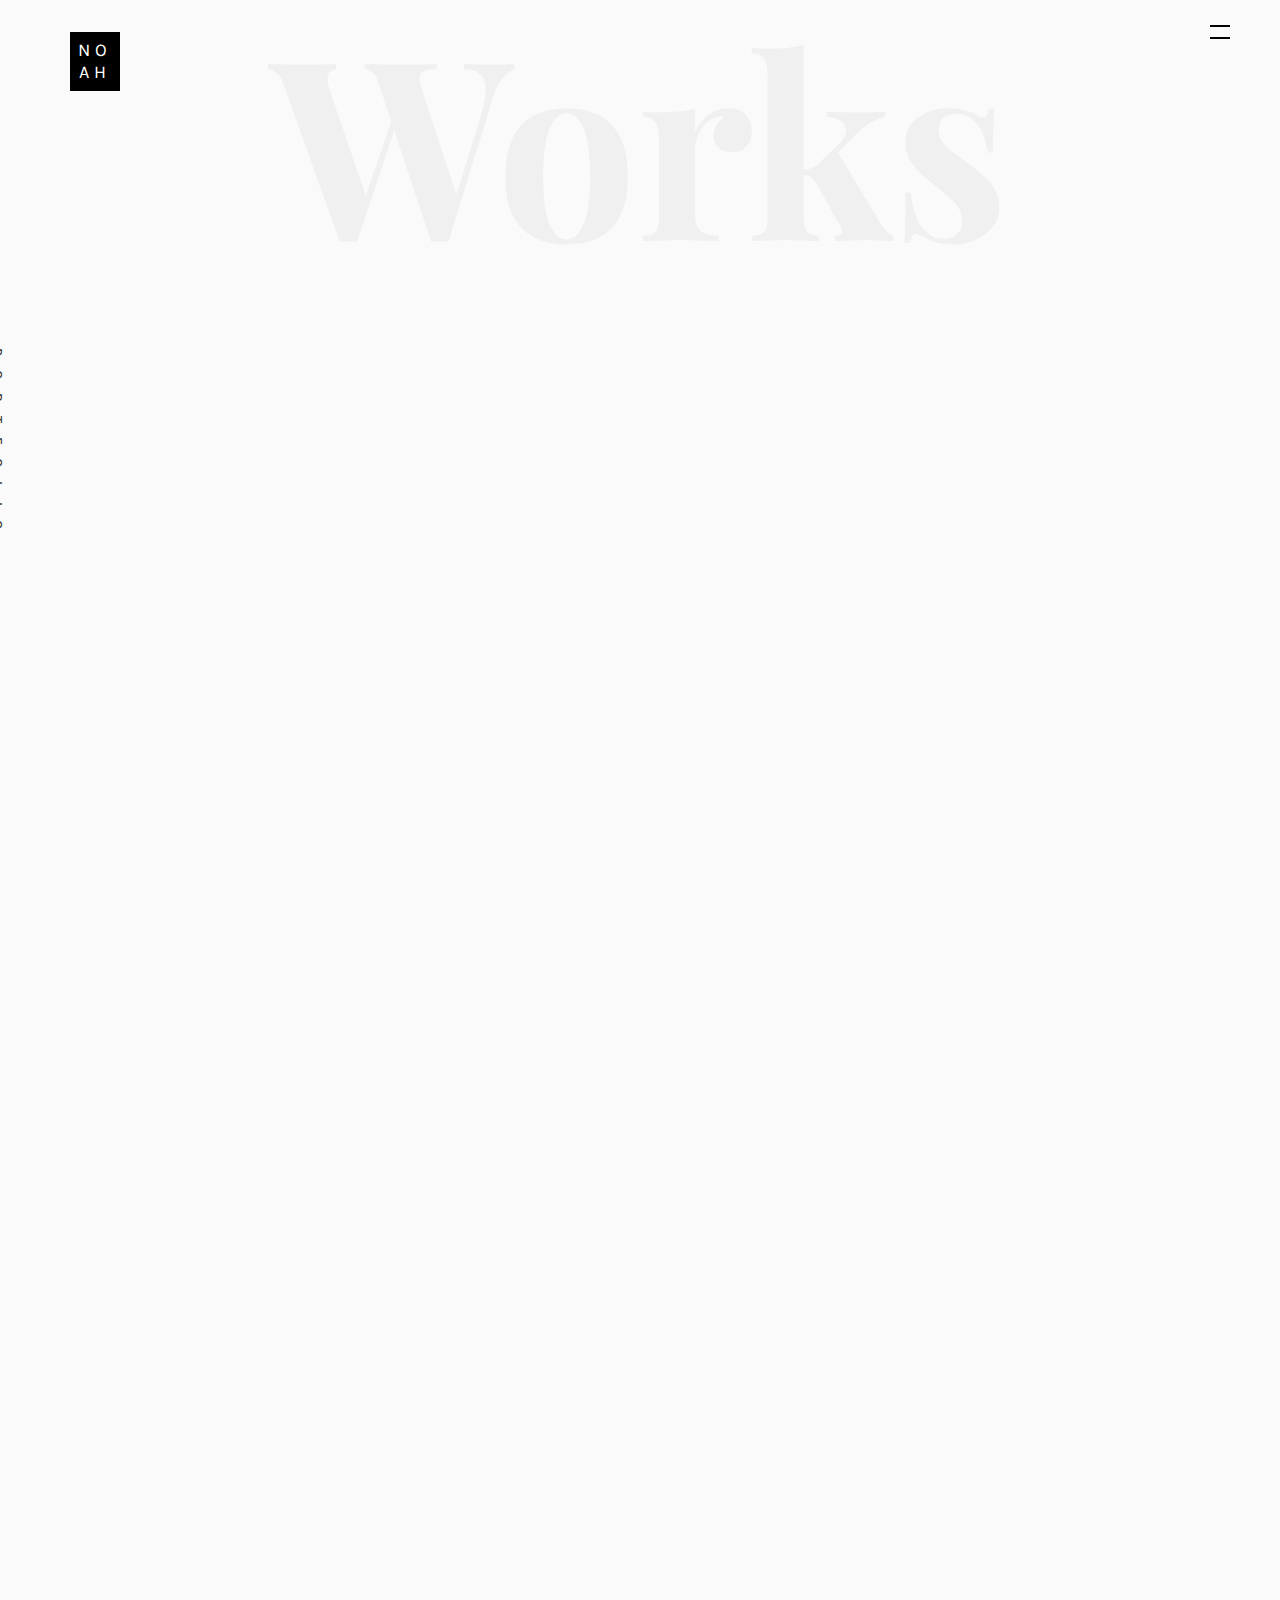
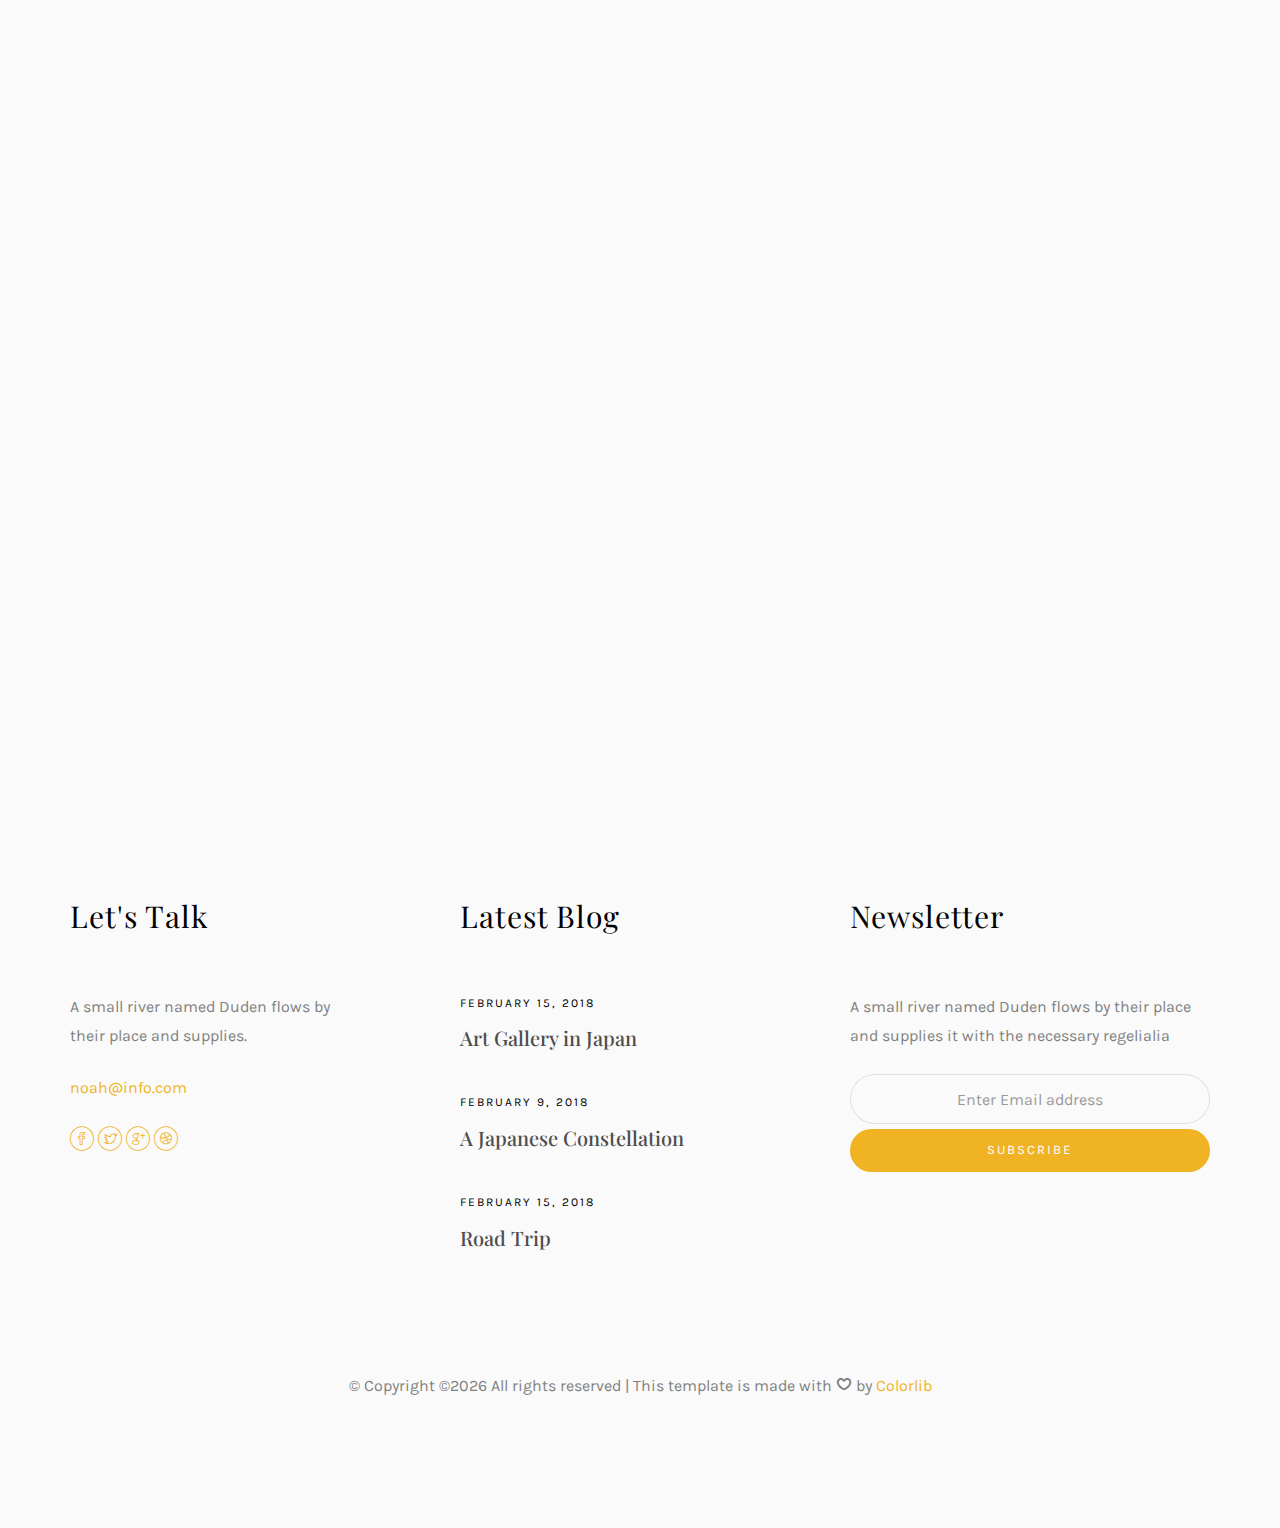
<file: public/work-single.html>
<!DOCTYPE HTML>
<html>
	<head>
	<meta charset="utf-8">
	<meta http-equiv="X-UA-Compatible" content="IE=edge">
	<title>Noah Template</title>
	<meta name="viewport" content="width=device-width, initial-scale=1">
	<meta name="description" content="" />
	<meta name="keywords" content="" />
	<meta name="author" content="" />

  <!-- Facebook and Twitter integration -->
	<meta property="og:title" content=""/>
	<meta property="og:image" content=""/>
	<meta property="og:url" content=""/>
	<meta property="og:site_name" content=""/>
	<meta property="og:description" content=""/>
	<meta name="twitter:title" content="" />
	<meta name="twitter:image" content="" />
	<meta name="twitter:url" content="" />
	<meta name="twitter:card" content="" />

	<!-- Place favicon.ico and apple-touch-icon.png in the root directory -->
	<link rel="shortcut icon" href="favicon.ico">

	<link href="https://fonts.googleapis.com/css?family=Karla:400,700" rel="stylesheet">
	<link href="https://fonts.googleapis.com/css?family=Playfair+Display:400,400i,700" rel="stylesheet">
	
	<!-- Animate.css -->
	<link rel="stylesheet" href="css/animate.css">
	<!-- Icomoon Icon Fonts-->
	<link rel="stylesheet" href="css/icomoon.css">
	<!-- Bootstrap  -->
	<link rel="stylesheet" href="css/bootstrap.css">
	<!-- Owl Carousel -->
	<link rel="stylesheet" href="css/owl.carousel.min.css">
	<link rel="stylesheet" href="css/owl.theme.default.min.css">
	<!-- Magnific Popup -->
	<link rel="stylesheet" href="css/magnific-popup.css">

	<link rel="stylesheet" href="css/style.css">


	<!-- Modernizr JS -->
	<script src="js/modernizr-2.6.2.min.js"></script>
	<!-- FOR IE9 below -->
	<!--[if lt IE 9]>
	<script src="js/respond.min.js"></script>
	<![endif]-->

	</head>
	<body>

	<nav id="colorlib-main-nav" role="navigation">
		<a href="#" class="js-colorlib-nav-toggle colorlib-nav-toggle active"><i></i></a>
		<div class="js-fullheight colorlib-table">
			<div class="colorlib-table-cell js-fullheight">
				<div class="row">
					<div class="col-md-12">
						<div class="form-group">
							<input type="text" class="form-control" id="search" placeholder="Enter any key to search...">
							<button type="submit" class="btn btn-primary"><i class="icon-search3"></i></button>
						</div>
					</div>
				</div>
				<div class="row">
					<div class="col-md-12">
						<ul>
							<li><a href="index.html">Home</a></li>
							<li><a href="services.html">Services</a></li>
							<li class="active"><a href="work.html">Work</a></li>
							<li><a href="blog.html">Blog</a></li>
							<li><a href="about.html">About</a></li>
							<li><a href="contact.html">Contact</a></li>
						</ul>
					</div>
				</div>
				<div class="row">
					<div class="col-md-12">
						<h2 class="head-title">Works</h2>
						<a href="images/work-1.jpg" class="gallery image-popup-link text-center" style="background-image: url(images/work-1.jpg);">
							<span><i class="icon-search3"></i></span>
						</a>
						<a href="images/work-2.jpg" class="gallery image-popup-link text-center" style="background-image: url(images/work-2.jpg);">
							<span><i class="icon-search3"></i></span>
						</a>
						<a href="images/work-3.jpg" class="gallery image-popup-link text-center" style="background-image: url(images/work-3.jpg);">
							<span><i class="icon-search3"></i></span>
						</a>
						<a href="images/work-4.jpg" class="gallery image-popup-link text-center" style="background-image: url(images/work-4.jpg);">
							<span><i class="icon-search3"></i></span>
						</a>
					</div>
				</div>
			</div>
		</div>
	</nav>
	
	<div id="colorlib-page">
		<header>
			<div class="container">
				<div class="row">
					<div class="col-md-12">
						<div class="colorlib-navbar-brand">
							<a class="colorlib-logo" href="index.html"><span>No</span><span>ah</span></a>
						</div>
						<a href="#" class="js-colorlib-nav-toggle colorlib-nav-toggle"><i></i></a>
					</div>
				</div>
			</div>
		</header>
		<div id="colorlib-work">
			<div class="container">
				<div class="row text-center">
					<h2 class="bold">Works</h2>
				</div>
				<div class="row">
					<div class="col-md-12 col-md-offset-0 text-center animate-box intro-heading">
						<span>Portfolio</span>
						<h2>Portfolio Single</h2>
					</div>
				</div>
				<div class="row">
					<div class="col-md-12">
						<div class="rotate">
							<h2 class="heading">Portfolio</h2>
						</div>
					</div>
				</div>
				<div class="row">
					<div class="col-md-12">
						<div class="work-entry animate-box">
							<a href="work.html" class="work-img" style="background-image: url(images/work-1.jpg);">
							</a>
							<div class="col-md-8 col-md-offset-2">
								<div class="desc">
									<h2>Pursuing Best</h2>
									<p>Far far away, behind the word mountains, far from the countries Vokalia and Consonantia, there live the blind texts. Separated they live in Bookmarksgrove right at the coast of the Semantics, a large language ocean.</p>
									<p>On her way she met a copy. The copy warned the Little Blind Text, that where it came from it would have been rewritten a thousand times and everything that was left from its origin would be the word "and" and the Little Blind Text should turn around and return to its own, safe country. But nothing the copy said could convince her and so it didn’t take long until a few insidious Copy Writers ambushed her, made her drunk with Longe and Parole and dragged her into their agency, where they abused her for their.</p>
									<img class="img-responsive" src="images/work-2.jpg" alt="html5 bootstrap template by colorlib.com"><br>
									<p>When she reached the first hills of the Italic Mountains, she had a last view back on the skyline of her hometown Bookmarksgrove, the headline of Alphabet Village and the subline of her own road, the Line Lane. Pityful a rethoric question ran over her cheek, then she continued her way.</p>
									<p class="read"><a href="#">Live Preview</a></p>
								</div>
							</div>
						</div>
					</div>
				</div>
			</div>
		</div>

		<footer>
			<div id="footer">
				<div class="container">
					<div class="row">
						<div class="col-md-4 col-pb-sm">
							<div class="row">
								<div class="col-md-10">
									<h2>Let's Talk</h2>
									<p>A small river named Duden flows by their place and supplies.</p>
									<p><a href="#">noah@info.com</a></p>
									<p class="colorlib-social-icons">
										<a href="#"><i class="icon-facebook4"></i></a>
										<a href="#"><i class="icon-twitter3"></i></a>
										<a href="#"><i class="icon-googleplus"></i></a>
										<a href="#"><i class="icon-dribbble2"></i></a>
									</p>
								</div>
							</div>
						</div>
						<div class="col-md-4 col-pb-sm">
							<h2>Latest Blog</h2>
							<div class="f-entry">
								<a href="#" class="featured-img" style="background-image: url(images/img-1.jpg);"></a>
								<div class="desc">
									<span>February 15, 2018</span>
									<h3><a href="#">Art Gallery in Japan</a></h3>
								</div>
							</div>
							<div class="f-entry">
								<a href="#" class="featured-img" style="background-image: url(images/img-2.jpg);"></a>
								<div class="desc">
									<span>February 9, 2018</span>
									<h3><a href="#">A Japanese Constellation</a></h3>
								</div>
							</div>
							<div class="f-entry">
								<a href="#" class="featured-img" style="background-image: url(images/img-3.jpg);"></a>
								<div class="desc">
									<span>February 15, 2018</span>
									<h3><a href="#">Road Trip</a></h3>
								</div>
							</div>
						</div>
						<div class="col-md-4 col-pb-sm">
							<h2>Newsletter</h2>
							<p>A small river named Duden flows by their place and supplies it with the necessary regelialia</p>
							<div class="subscribe text-center">
								<div class="form-group">
									<input type="text" class="form-control text-center" placeholder="Enter Email address">
									<input type="submit" value="Subscribe" class="btn btn-primary btn-custom">
								</div>
							</div>
						</div>
					</div>
					<div class="row">
						<div class="col-md-12 text-center">
							<p>
								&copy; <!-- Link back to Colorlib can't be removed. Template is licensed under CC BY 3.0. -->
Copyright &copy;<script>document.write(new Date().getFullYear());</script> All rights reserved | This template is made with <i class="icon-heart4" aria-hidden="true"></i> by <a href="https://colorlib.com" target="_blank">Colorlib</a>
<!-- Link back to Colorlib can't be removed. Template is licensed under CC BY 3.0. -->
							</p>
						</div>
					</div>
				</div>
			</div>
		</footer>
	
	</div>

	<!-- jQuery -->
	<script src="js/jquery.min.js"></script>
	<!-- jQuery Easing -->
	<script src="js/jquery.easing.1.3.js"></script>
	<!-- Bootstrap -->
	<script src="js/bootstrap.min.js"></script>
	<!-- Waypoints -->
	<script src="js/jquery.waypoints.min.js"></script>
	<!-- Owl Carousel -->
	<script src="js/owl.carousel.min.js"></script>
	<!-- Magnific Popup -->
	<script src="js/jquery.magnific-popup.min.js"></script>
	<script src="js/magnific-popup-options.js"></script>

	<!-- Main JS (Do not remove) -->
	<script src="js/main.js"></script>

	</body>
</html>
</file>
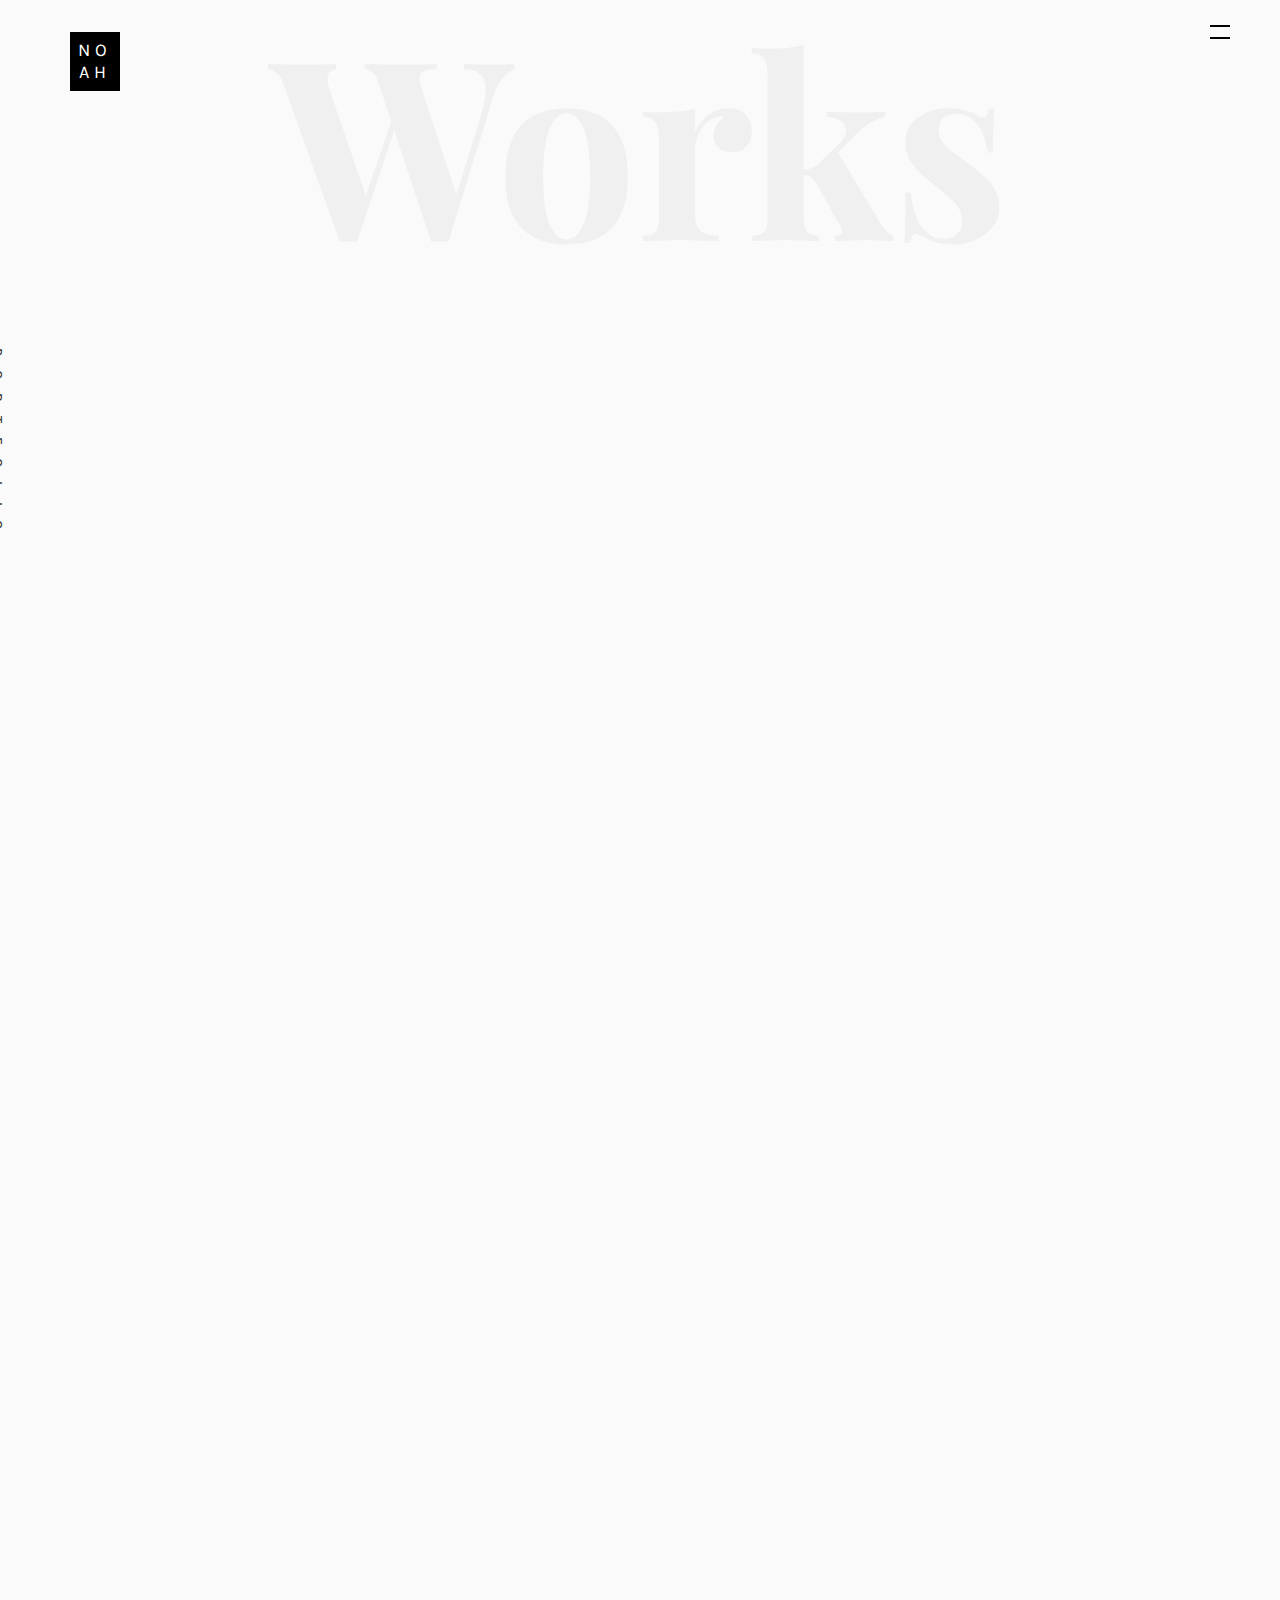
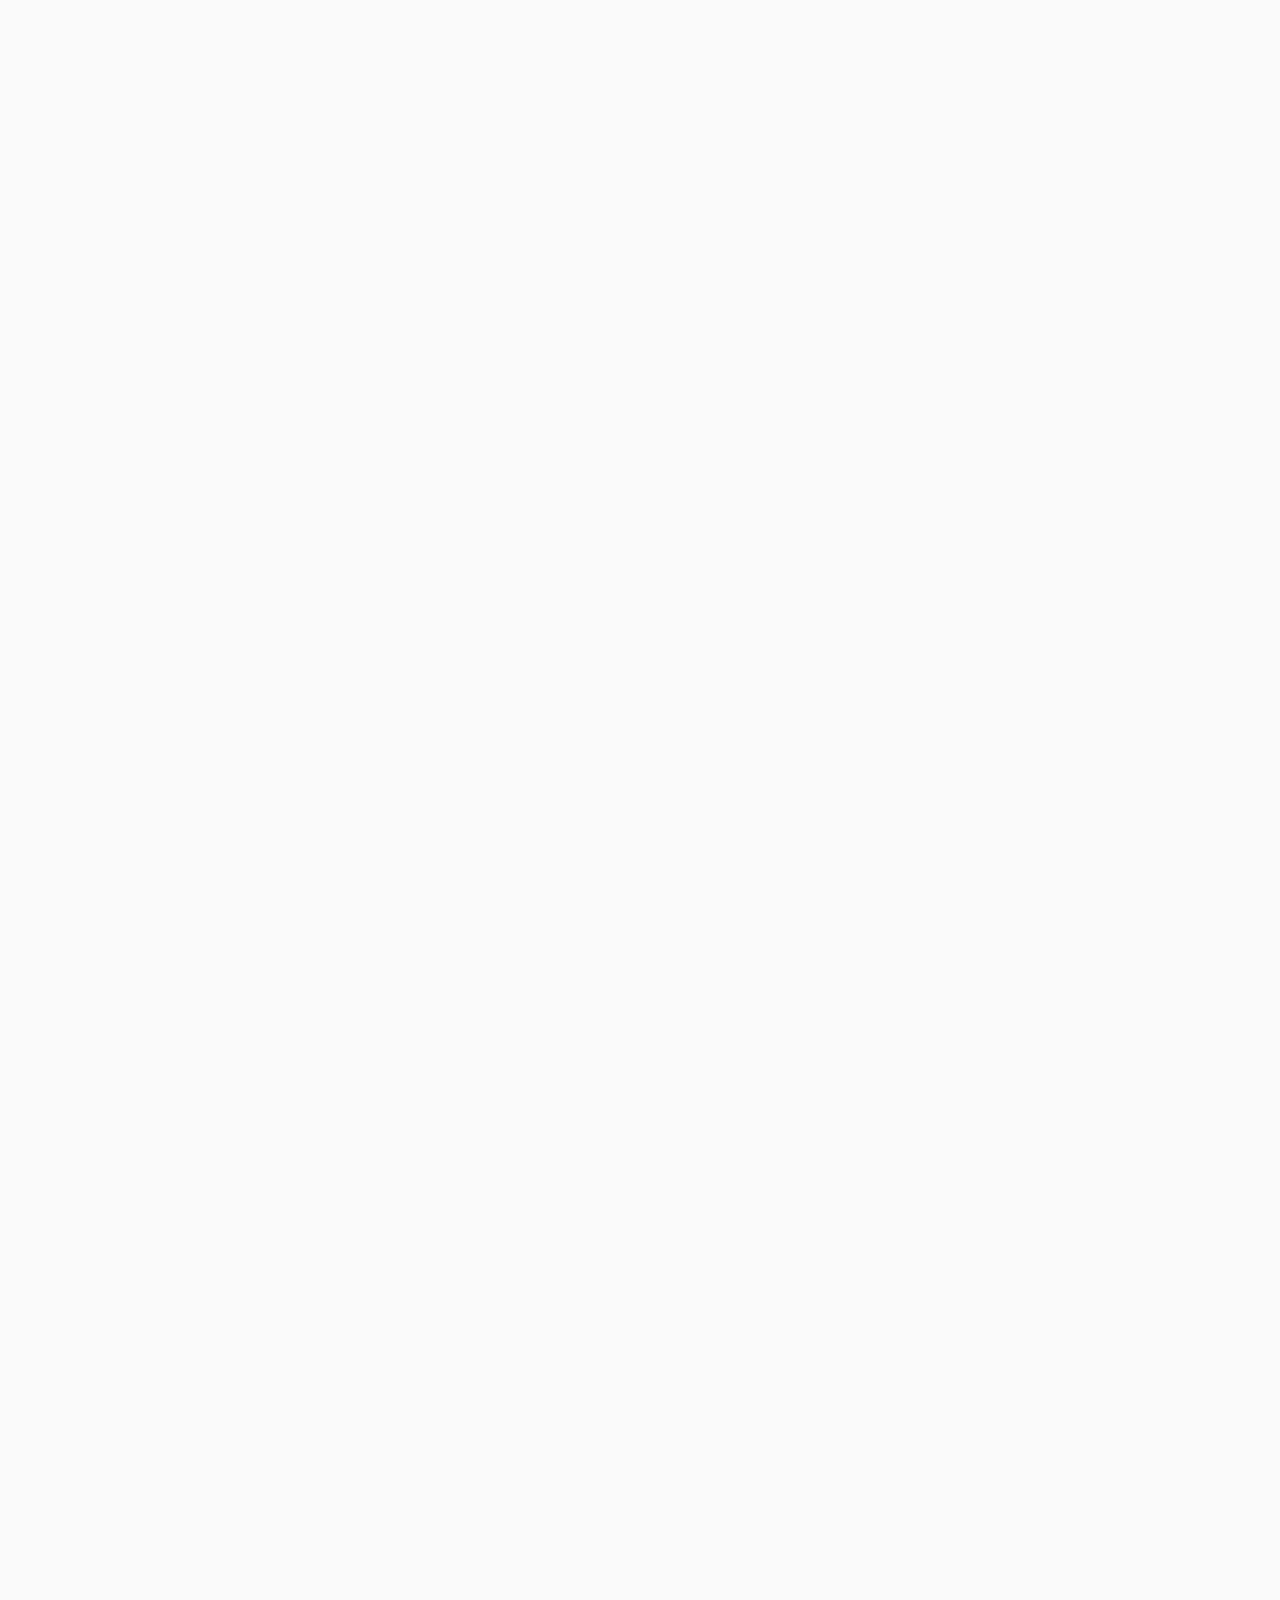
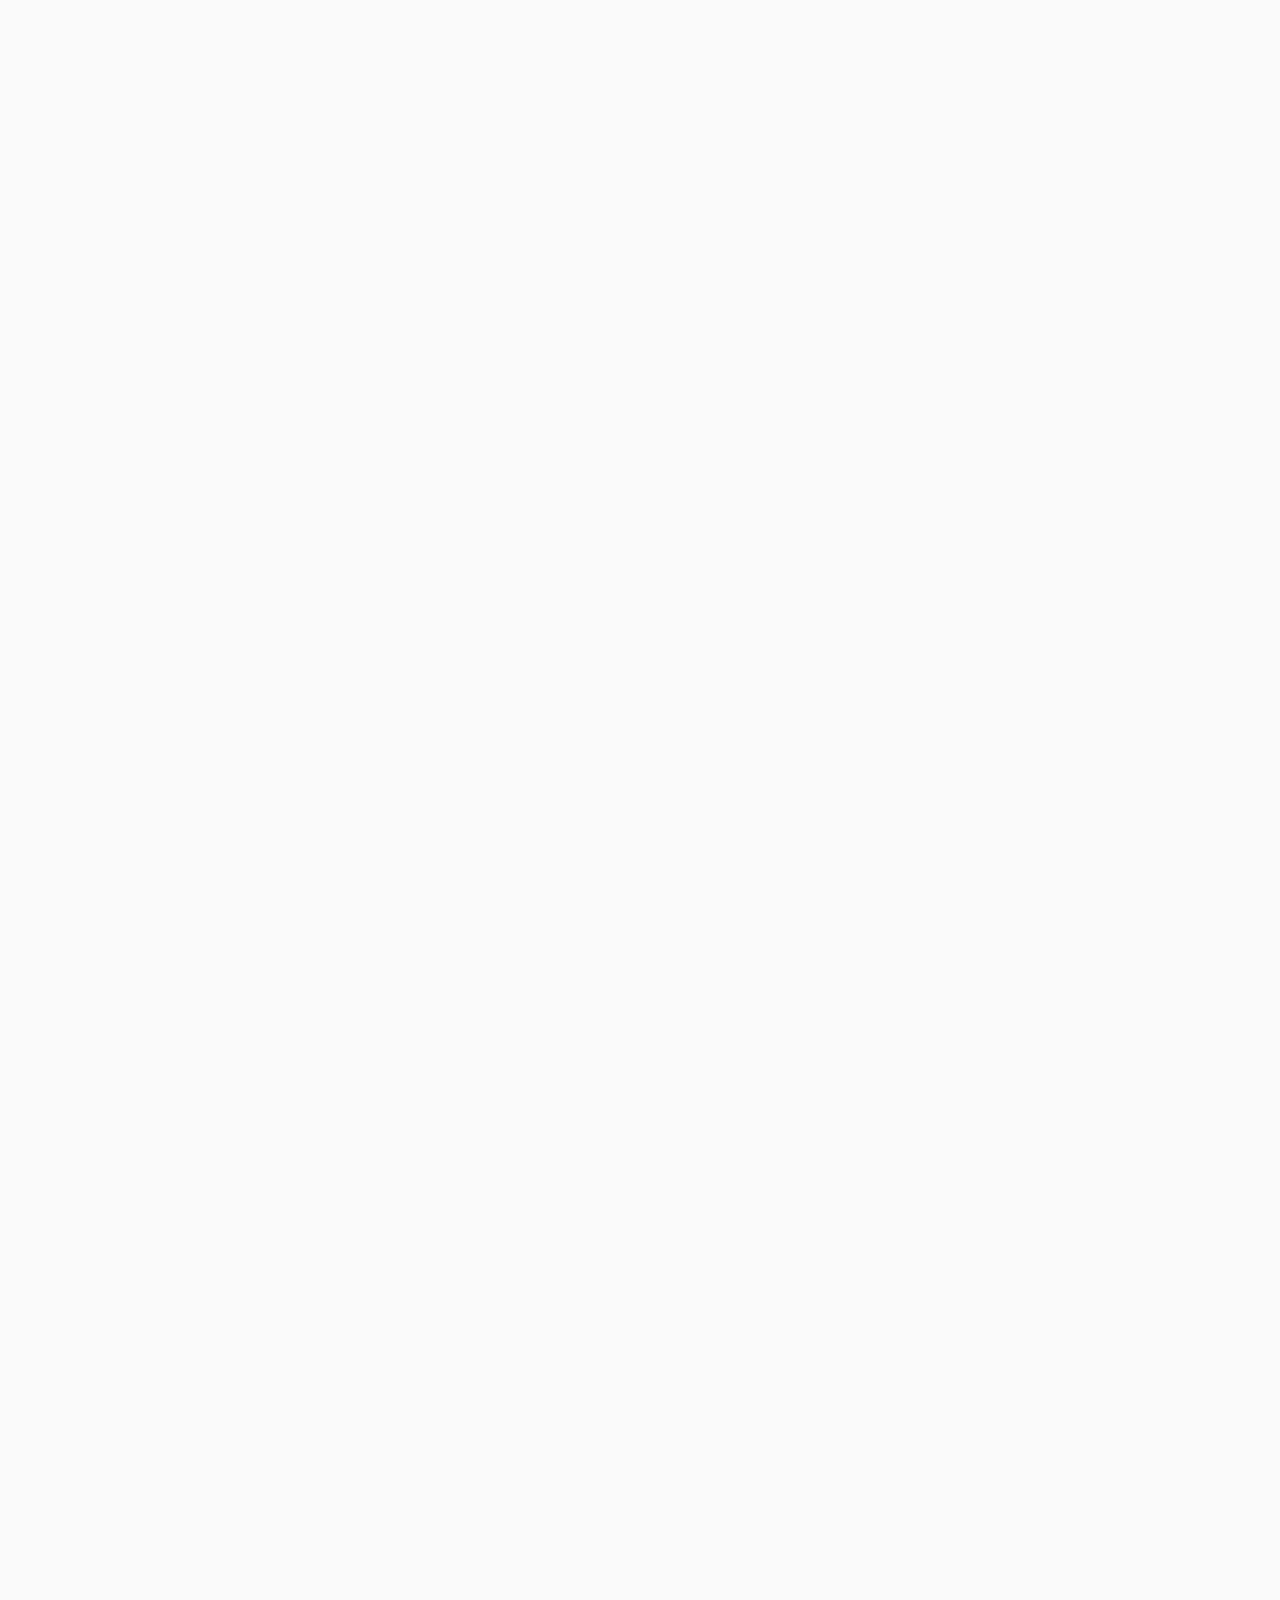
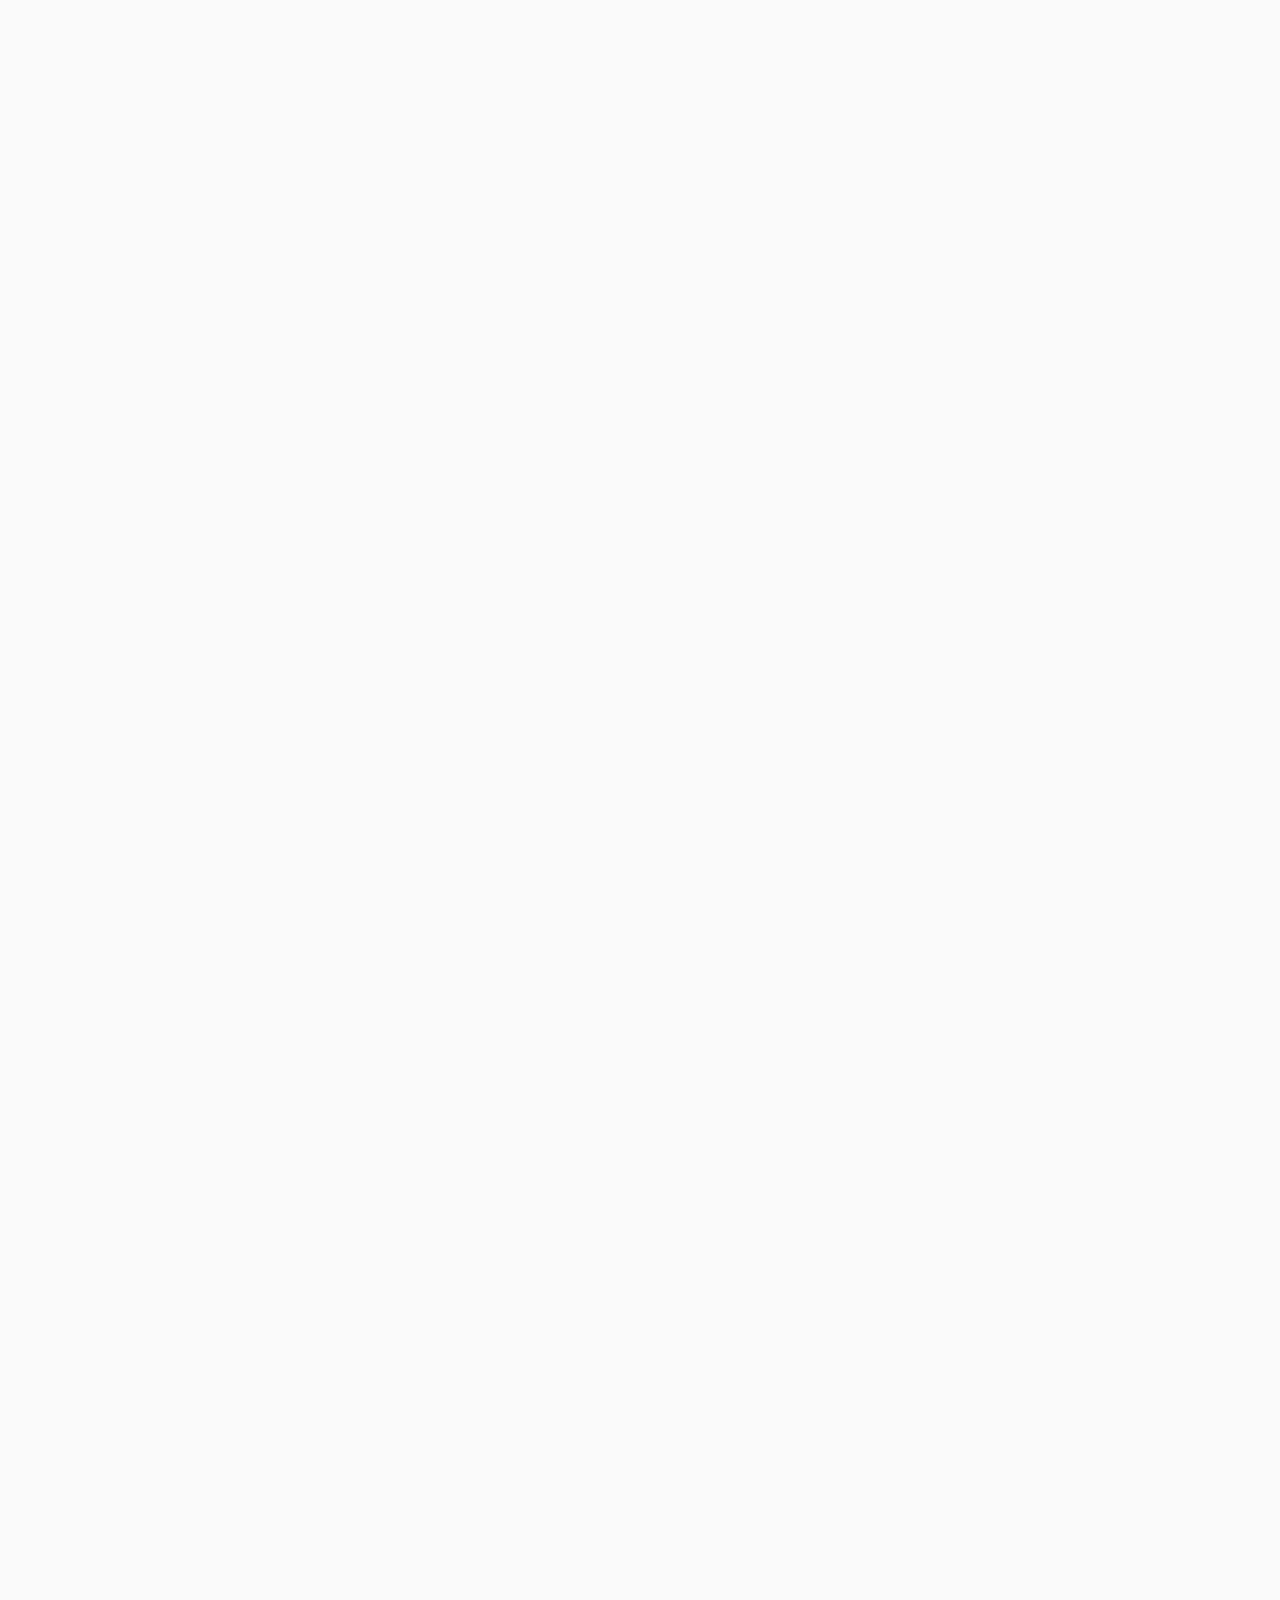
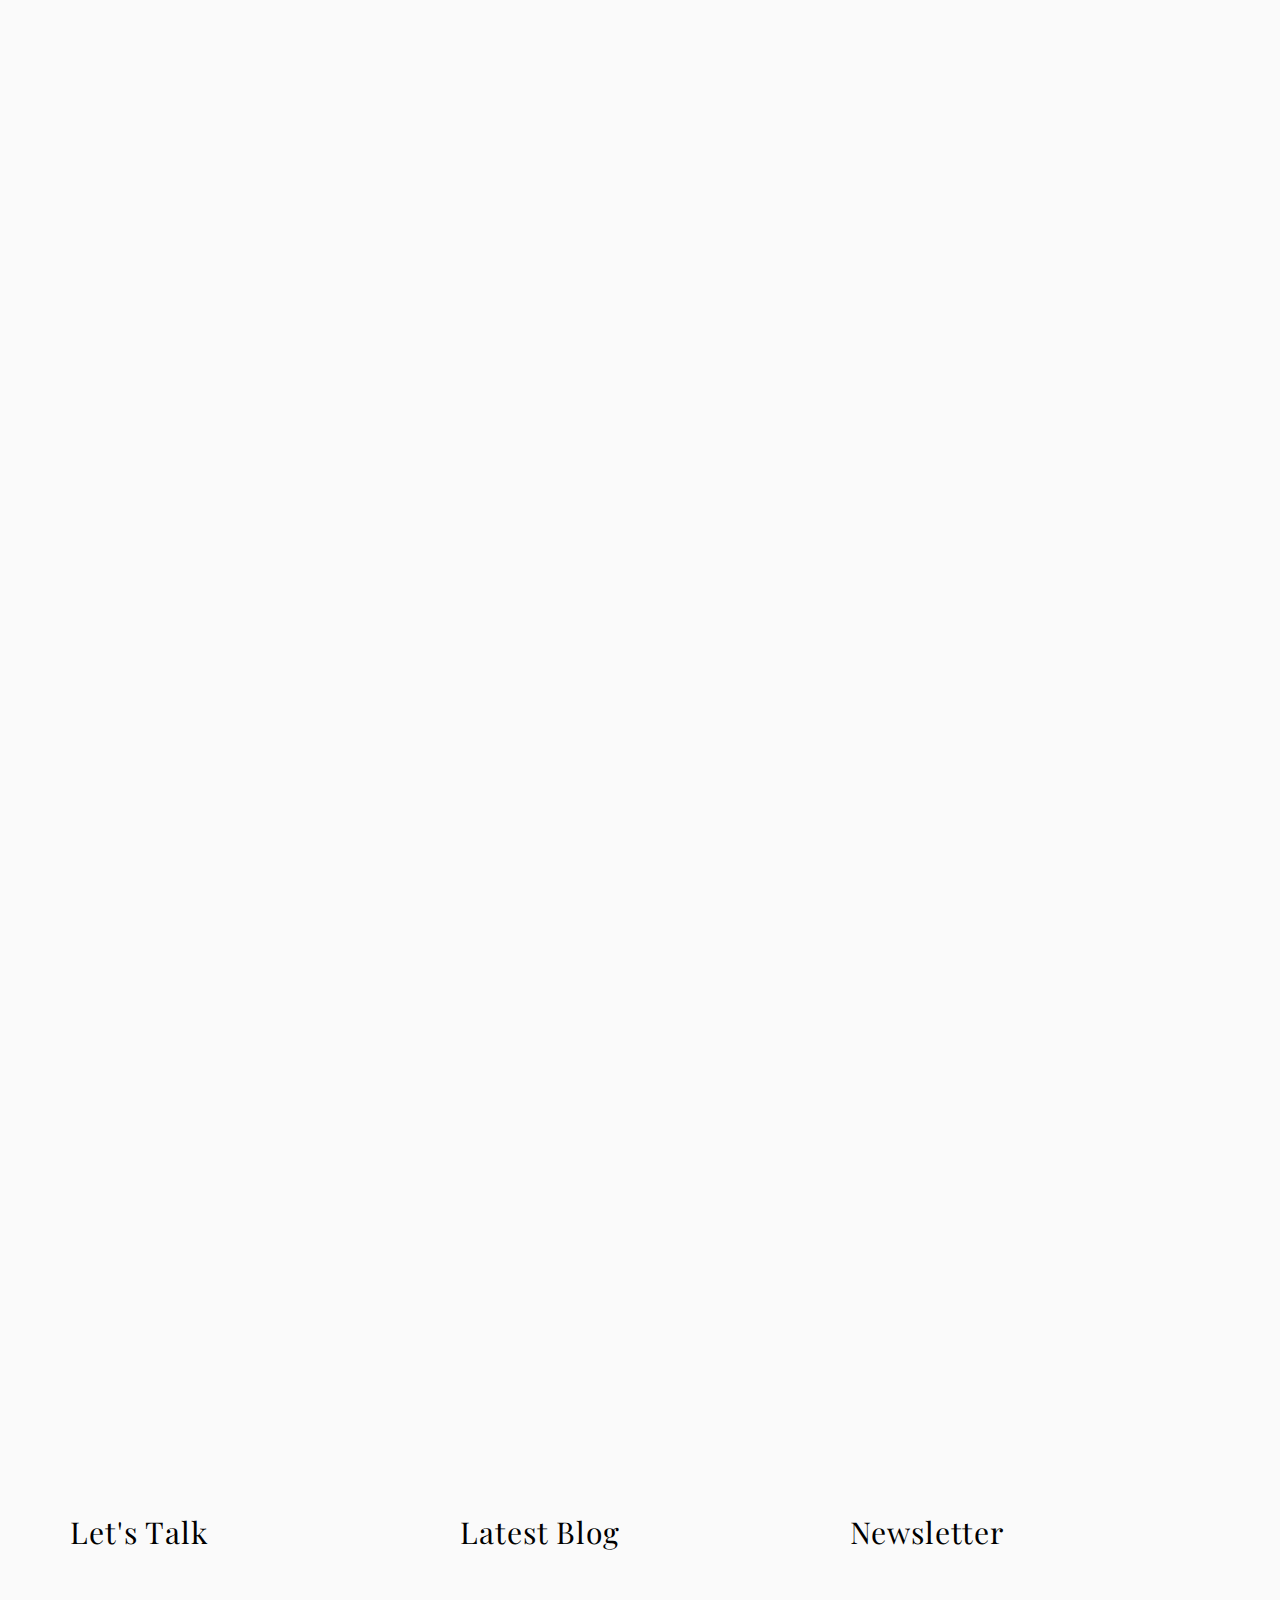
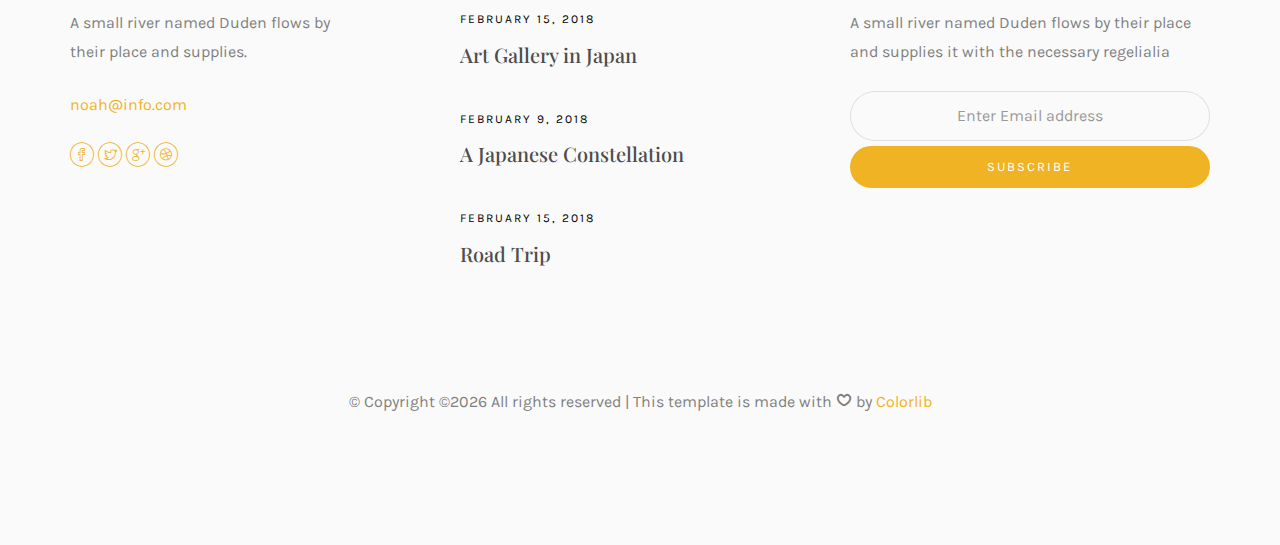
<file: public/work.html>
<!DOCTYPE HTML>
<html>
	<head>
	<meta charset="utf-8">
	<meta http-equiv="X-UA-Compatible" content="IE=edge">
	<title>Noah Template</title>
	<meta name="viewport" content="width=device-width, initial-scale=1">
	<meta name="description" content="" />
	<meta name="keywords" content="" />
	<meta name="author" content="" />

  <!-- Facebook and Twitter integration -->
	<meta property="og:title" content=""/>
	<meta property="og:image" content=""/>
	<meta property="og:url" content=""/>
	<meta property="og:site_name" content=""/>
	<meta property="og:description" content=""/>
	<meta name="twitter:title" content="" />
	<meta name="twitter:image" content="" />
	<meta name="twitter:url" content="" />
	<meta name="twitter:card" content="" />

	<!-- Place favicon.ico and apple-touch-icon.png in the root directory -->
	<link rel="shortcut icon" href="favicon.ico">

	<link href="https://fonts.googleapis.com/css?family=Karla:400,700" rel="stylesheet">
	<link href="https://fonts.googleapis.com/css?family=Playfair+Display:400,400i,700" rel="stylesheet">
	
	<!-- Animate.css -->
	<link rel="stylesheet" href="css/animate.css">
	<!-- Icomoon Icon Fonts-->
	<link rel="stylesheet" href="css/icomoon.css">
	<!-- Bootstrap  -->
	<link rel="stylesheet" href="css/bootstrap.css">
	<!-- Owl Carousel -->
	<link rel="stylesheet" href="css/owl.carousel.min.css">
	<link rel="stylesheet" href="css/owl.theme.default.min.css">
	<!-- Magnific Popup -->
	<link rel="stylesheet" href="css/magnific-popup.css">

	<link rel="stylesheet" href="css/style.css">


	<!-- Modernizr JS -->
	<script src="js/modernizr-2.6.2.min.js"></script>
	<!-- FOR IE9 below -->
	<!--[if lt IE 9]>
	<script src="js/respond.min.js"></script>
	<![endif]-->

	</head>
	<body>

	<nav id="colorlib-main-nav" role="navigation">
		<a href="#" class="js-colorlib-nav-toggle colorlib-nav-toggle active"><i></i></a>
		<div class="js-fullheight colorlib-table">
			<div class="colorlib-table-cell js-fullheight">
				<div class="row">
					<div class="col-md-12">
						<div class="form-group">
							<input type="text" class="form-control" id="search" placeholder="Enter any key to search...">
							<button type="submit" class="btn btn-primary"><i class="icon-search3"></i></button>
						</div>
					</div>
				</div>
				<div class="row">
					<div class="col-md-12">
						<ul>
							<li><a href="index.html">Home</a></li>
							<li><a href="services.html">Services</a></li>
							<li class="active"><a href="work.html">Work</a></li>
							<li><a href="blog.html">Blog</a></li>
							<li><a href="about.html">About</a></li>
							<li><a href="contact.html">Contact</a></li>
						</ul>
					</div>
				</div>
				<div class="row">
					<div class="col-md-12">
						<h2 class="head-title">Works</h2>
						<a href="images/work-1.jpg" class="gallery image-popup-link text-center" style="background-image: url(images/work-1.jpg);">
							<span><i class="icon-search3"></i></span>
						</a>
						<a href="images/work-2.jpg" class="gallery image-popup-link text-center" style="background-image: url(images/work-2.jpg);">
							<span><i class="icon-search3"></i></span>
						</a>
						<a href="images/work-3.jpg" class="gallery image-popup-link text-center" style="background-image: url(images/work-3.jpg);">
							<span><i class="icon-search3"></i></span>
						</a>
						<a href="images/work-4.jpg" class="gallery image-popup-link text-center" style="background-image: url(images/work-4.jpg);">
							<span><i class="icon-search3"></i></span>
						</a>
					</div>
				</div>
			</div>
		</div>
	</nav>
	
	<div id="colorlib-page">
		<header>
			<div class="container">
				<div class="row">
					<div class="col-md-12">
						<div class="colorlib-navbar-brand">
							<a class="colorlib-logo" href="index.html"><span>No</span><span>ah</span></a>
						</div>
						<a href="#" class="js-colorlib-nav-toggle colorlib-nav-toggle"><i></i></a>
					</div>
				</div>
			</div>
		</header>
		<div id="colorlib-work">
			<div class="container">
				<div class="row text-center">
					<h2 class="bold">Works</h2>
				</div>
				<div class="row">
					<div class="col-md-12 col-md-offset-0 text-center animate-box intro-heading">
						<span>Portfolio</span>
						<h2>Done Projects</h2>
					</div>
				</div>
				<div class="row">
					<div class="col-md-12">
						<div class="rotate">
							<h2 class="heading">Portfolio</h2>
						</div>
					</div>
				</div>
				<div class="row">
					<div class="col-md-12">
						<div class="work-entry animate-box">
							<a href="work-single.html" class="work-img" style="background-image: url(images/work-1.jpg);">
								<div class="display-t">
									<div class="work-name">
										<h2>Pursuing Best</h2>
									</div>
								</div>
							</a>
							<div class="col-md-4 col-md-offset-4">
								<div class="desc">
									<p>Far far away, behind the word mountains, far from the countries Vokalia and Consonantia, there live the blind texts. Separated they live in Bookmarksgrove right at the coast of the Semantics, a large language ocean.</p>
									<p class="read"><a href="#">View details</a></p>
								</div>
							</div>
						</div>
					</div>
					<div class="col-md-12">
						<div class="work-entry animate-box">
							<a href="work-single.html" class="work-img" style="background-image: url(images/work-2.jpg);">
								<div class="display-t">
									<div class="work-name">
										<h2>Coordinates</h2>
									</div>
								</div>
							</a>
							<div class="col-md-4 col-md-offset-4">
								<div class="desc">
									<p>Far far away, behind the word mountains, far from the countries Vokalia and Consonantia, there live the blind texts. Separated they live in Bookmarksgrove right at the coast of the Semantics, a large language ocean.</p>
									<p class="read"><a href="#">View Details</a></p>
								</div>
							</div>
						</div>
					</div>
					<div class="col-md-12">
						<div class="work-entry animate-box">
							<a href="work-single.html" class="work-img" style="background-image: url(images/work-3.jpg);">
								<div class="display-t">
									<div class="work-name">
										<h2>Cristall</h2>
									</div>
								</div>
							</a>
							<div class="col-md-4 col-md-offset-4">
								<div class="desc">
									<p>Far far away, behind the word mountains, far from the countries Vokalia and Consonantia, there live the blind texts. Separated they live in Bookmarksgrove right at the coast of the Semantics, a large language ocean.</p>
									<p class="read"><a href="#">View details</a></p>
								</div>
							</div>
						</div>
					</div>
					<div class="col-md-12">
						<div class="work-entry animate-box">
							<a href="work-single.html" class="work-img" style="background-image: url(images/work-4.jpg);">
								<div class="display-t">
									<div class="work-name">
										<h2>Black</h2>
									</div>
								</div>
							</a>
							<div class="col-md-4 col-md-offset-4">
								<div class="desc">
									<p>Far far away, behind the word mountains, far from the countries Vokalia and Consonantia, there live the blind texts. Separated they live in Bookmarksgrove right at the coast of the Semantics, a large language ocean.</p>
									<p class="read"><a href="#">View details</a></p>
								</div>
							</div>
						</div>
					</div>
					<div class="col-md-12">
						<div class="work-entry animate-box">
							<a href="work-single.html" class="work-img" style="background-image: url(images/work-5.jpg);">
								<div class="display-t">
									<div class="work-name">
										<h2>Black</h2>
									</div>
								</div>
							</a>
							<div class="col-md-4 col-md-offset-4">
								<div class="desc">
									<p>Far far away, behind the word mountains, far from the countries Vokalia and Consonantia, there live the blind texts. Separated they live in Bookmarksgrove right at the coast of the Semantics, a large language ocean.</p>
									<p class="read"><a href="#">View details</a></p>
								</div>
							</div>
						</div>
					</div>
					<div class="col-md-12">
						<div class="work-entry animate-box">
							<a href="work-single.html" class="work-img" style="background-image: url(images/work-6.jpg);">
								<div class="display-t">
									<div class="work-name">
										<h2>Black</h2>
									</div>
								</div>
							</a>
							<div class="col-md-4 col-md-offset-4">
								<div class="desc">
									<p>Far far away, behind the word mountains, far from the countries Vokalia and Consonantia, there live the blind texts. Separated they live in Bookmarksgrove right at the coast of the Semantics, a large language ocean.</p>
									<p class="read"><a href="#">View details</a></p>
								</div>
							</div>
						</div>
					</div>
					<div class="col-md-12">
						<div class="work-entry animate-box">
							<a href="work-single.html" class="work-img" style="background-image: url(images/work-7.jpg);">
								<div class="display-t">
									<div class="work-name">
										<h2>Indice</h2>
									</div>
								</div>
							</a>
							<div class="col-md-4 col-md-offset-4">
								<div class="desc">
									<p>Far far away, behind the word mountains, far from the countries Vokalia and Consonantia, there live the blind texts. Separated they live in Bookmarksgrove right at the coast of the Semantics, a large language ocean.</p>
									<p class="read"><a href="#">View details</a></p>
								</div>
							</div>
						</div>
					</div>
				</div>
			</div>
		</div>

		<footer>
			<div id="footer">
				<div class="container">
					<div class="row">
						<div class="col-md-4 col-pb-sm">
							<div class="row">
								<div class="col-md-10">
									<h2>Let's Talk</h2>
									<p>A small river named Duden flows by their place and supplies.</p>
									<p><a href="#">noah@info.com</a></p>
									<p class="colorlib-social-icons">
										<a href="#"><i class="icon-facebook4"></i></a>
										<a href="#"><i class="icon-twitter3"></i></a>
										<a href="#"><i class="icon-googleplus"></i></a>
										<a href="#"><i class="icon-dribbble2"></i></a>
									</p>
								</div>
							</div>
						</div>
						<div class="col-md-4 col-pb-sm">
							<h2>Latest Blog</h2>
							<div class="f-entry">
								<a href="#" class="featured-img" style="background-image: url(images/img-1.jpg);"></a>
								<div class="desc">
									<span>February 15, 2018</span>
									<h3><a href="#">Art Gallery in Japan</a></h3>
								</div>
							</div>
							<div class="f-entry">
								<a href="#" class="featured-img" style="background-image: url(images/img-2.jpg);"></a>
								<div class="desc">
									<span>February 9, 2018</span>
									<h3><a href="#">A Japanese Constellation</a></h3>
								</div>
							</div>
							<div class="f-entry">
								<a href="#" class="featured-img" style="background-image: url(images/img-3.jpg);"></a>
								<div class="desc">
									<span>February 15, 2018</span>
									<h3><a href="#">Road Trip</a></h3>
								</div>
							</div>
						</div>
						<div class="col-md-4 col-pb-sm">
							<h2>Newsletter</h2>
							<p>A small river named Duden flows by their place and supplies it with the necessary regelialia</p>
							<div class="subscribe text-center">
								<div class="form-group">
									<input type="text" class="form-control text-center" placeholder="Enter Email address">
									<input type="submit" value="Subscribe" class="btn btn-primary btn-custom">
								</div>
							</div>
						</div>
					</div>
					<div class="row">
						<div class="col-md-12 text-center">
							<p>
								&copy; <!-- Link back to Colorlib can't be removed. Template is licensed under CC BY 3.0. -->
Copyright &copy;<script>document.write(new Date().getFullYear());</script> All rights reserved | This template is made with <i class="icon-heart4" aria-hidden="true"></i> by <a href="https://colorlib.com" target="_blank">Colorlib</a>
<!-- Link back to Colorlib can't be removed. Template is licensed under CC BY 3.0. -->
							</p>
						</div>
					</div>
				</div>
			</div>
		</footer>
	
	</div>

	<!-- jQuery -->
	<script src="js/jquery.min.js"></script>
	<!-- jQuery Easing -->
	<script src="js/jquery.easing.1.3.js"></script>
	<!-- Bootstrap -->
	<script src="js/bootstrap.min.js"></script>
	<!-- Waypoints -->
	<script src="js/jquery.waypoints.min.js"></script>
	<!-- Owl Carousel -->
	<script src="js/owl.carousel.min.js"></script>
	<!-- Magnific Popup -->
	<script src="js/jquery.magnific-popup.min.js"></script>
	<script src="js/magnific-popup-options.js"></script>

	<!-- Main JS (Do not remove) -->
	<script src="js/main.js"></script>

	</body>
</html>
</file>
<file: public/css/icomoon.css>
@font-face {
  font-family: 'icomoon';
  src:  url('fonts/icomoon.eot?tmere9');
  src:  url('fonts/icomoon.eot?tmere9#iefix') format('embedded-opentype'),
    url('fonts/icomoon.ttf?tmere9') format('truetype'),
    url('fonts/icomoon.woff?tmere9') format('woff'),
    url('fonts/icomoon.svg?tmere9#icomoon') format('svg');
  font-weight: normal;
  font-style: normal;
}

[class^="icon-"], [class*=" icon-"] {
  /* use !important to prevent issues with browser extensions that change fonts */
  font-family: 'icomoon' !important;
  speak: none;
  font-style: normal;
  font-weight: normal;
  font-variant: normal;
  text-transform: none;
  line-height: 1;

  /* Better Font Rendering =========== */
  -webkit-font-smoothing: antialiased;
  -moz-osx-font-smoothing: grayscale;
}

.icon-activity:before {
  content: "\e900";
}
.icon-airplay:before {
  content: "\e901";
}
.icon-alert-circle:before {
  content: "\e902";
}
.icon-alert-octagon:before {
  content: "\e903";
}
.icon-alert-triangle:before {
  content: "\e904";
}
.icon-align-center:before {
  content: "\e905";
}
.icon-align-justify:before {
  content: "\e906";
}
.icon-align-left:before {
  content: "\e907";
}
.icon-align-right:before {
  content: "\e908";
}
.icon-anchor:before {
  content: "\e909";
}
.icon-aperture:before {
  content: "\e90a";
}
.icon-arrow-down3:before {
  content: "\e90b";
}
.icon-arrow-down-circle:before {
  content: "\e90c";
}
.icon-arrow-down-left3:before {
  content: "\e90d";
}
.icon-arrow-down-right3:before {
  content: "\e90e";
}
.icon-arrow-left3:before {
  content: "\e90f";
}
.icon-arrow-left-circle:before {
  content: "\e910";
}
.icon-arrow-right3:before {
  content: "\e911";
}
.icon-arrow-right-circle:before {
  content: "\e912";
}
.icon-arrow-up3:before {
  content: "\e913";
}
.icon-arrow-up-circle:before {
  content: "\e914";
}
.icon-arrow-up-left3:before {
  content: "\e915";
}
.icon-arrow-up-right3:before {
  content: "\e916";
}
.icon-at-sign:before {
  content: "\e917";
}
.icon-award:before {
  content: "\e918";
}
.icon-bar-chart:before {
  content: "\e919";
}
.icon-bar-chart-2:before {
  content: "\e91a";
}
.icon-battery:before {
  content: "\e91b";
}
.icon-battery-charging:before {
  content: "\e91c";
}
.icon-bell2:before {
  content: "\e91d";
}
.icon-bell-off:before {
  content: "\e91e";
}
.icon-bluetooth:before {
  content: "\e91f";
}
.icon-bold2:before {
  content: "\e920";
}
.icon-book2:before {
  content: "\e921";
}
.icon-book-open:before {
  content: "\e922";
}
.icon-bookmark2:before {
  content: "\e923";
}
.icon-box:before {
  content: "\e924";
}
.icon-briefcase2:before {
  content: "\e925";
}
.icon-calendar2:before {
  content: "\e926";
}
.icon-camera2:before {
  content: "\e927";
}
.icon-camera-off:before {
  content: "\e928";
}
.icon-cast:before {
  content: "\e929";
}
.icon-check:before {
  content: "\e92a";
}
.icon-check-circle:before {
  content: "\e92b";
}
.icon-check-square:before {
  content: "\e92c";
}
.icon-chevron-down:before {
  content: "\e92d";
}
.icon-chevron-left:before {
  content: "\e92e";
}
.icon-chevron-right:before {
  content: "\e92f";
}
.icon-chevron-up:before {
  content: "\e930";
}
.icon-chevrons-down:before {
  content: "\e931";
}
.icon-chevrons-left:before {
  content: "\e932";
}
.icon-chevrons-right:before {
  content: "\e933";
}
.icon-chevrons-up:before {
  content: "\e934";
}
.icon-chrome2:before {
  content: "\e935";
}
.icon-circle:before {
  content: "\e936";
}
.icon-clipboard2:before {
  content: "\e937";
}
.icon-clock3:before {
  content: "\e938";
}
.icon-cloud2:before {
  content: "\e939";
}
.icon-cloud-drizzle:before {
  content: "\e93a";
}
.icon-cloud-lightning:before {
  content: "\e93b";
}
.icon-cloud-off:before {
  content: "\e93c";
}
.icon-cloud-rain:before {
  content: "\e93d";
}
.icon-cloud-snow:before {
  content: "\e93e";
}
.icon-code:before {
  content: "\e93f";
}
.icon-codepen2:before {
  content: "\e940";
}
.icon-command2:before {
  content: "\e941";
}
.icon-compass3:before {
  content: "\e942";
}
.icon-copy2:before {
  content: "\e943";
}
.icon-corner-down-left:before {
  content: "\e944";
}
.icon-corner-down-right:before {
  content: "\e945";
}
.icon-corner-left-down:before {
  content: "\e946";
}
.icon-corner-left-up:before {
  content: "\e947";
}
.icon-corner-right-down:before {
  content: "\e948";
}
.icon-corner-right-up:before {
  content: "\e949";
}
.icon-corner-up-left:before {
  content: "\e94a";
}
.icon-corner-up-right:before {
  content: "\e94b";
}
.icon-cpu:before {
  content: "\e94c";
}
.icon-credit-card2:before {
  content: "\e94d";
}
.icon-crop2:before {
  content: "\e94e";
}
.icon-crosshair:before {
  content: "\e94f";
}
.icon-database2:before {
  content: "\e950";
}
.icon-delete:before {
  content: "\e951";
}
.icon-disc:before {
  content: "\e952";
}
.icon-dollar-sign:before {
  content: "\e953";
}
.icon-download4:before {
  content: "\e954";
}
.icon-download-cloud:before {
  content: "\e955";
}
.icon-droplet2:before {
  content: "\e956";
}
.icon-edit:before {
  content: "\e957";
}
.icon-edit-2:before {
  content: "\e958";
}
.icon-edit-3:before {
  content: "\e959";
}
.icon-external-link:before {
  content: "\e95a";
}
.icon-eye2:before {
  content: "\e95b";
}
.icon-eye-off:before {
  content: "\e95c";
}
.icon-facebook3:before {
  content: "\e95d";
}
.icon-fast-forward:before {
  content: "\e95e";
}
.icon-feather:before {
  content: "\e95f";
}
.icon-file:before {
  content: "\e960";
}
.icon-file-minus:before {
  content: "\e961";
}
.icon-file-plus:before {
  content: "\e962";
}
.icon-file-text3:before {
  content: "\e963";
}
.icon-film2:before {
  content: "\e964";
}
.icon-filter2:before {
  content: "\e965";
}
.icon-flag2:before {
  content: "\e966";
}
.icon-folder2:before {
  content: "\e967";
}
.icon-folder-minus2:before {
  content: "\e968";
}
.icon-folder-plus2:before {
  content: "\e969";
}
.icon-git-branch:before {
  content: "\e96a";
}
.icon-git-commit:before {
  content: "\e96b";
}
.icon-git-merge:before {
  content: "\e96c";
}
.icon-git-pull-request:before {
  content: "\e96d";
}
.icon-github2:before {
  content: "\e96e";
}
.icon-gitlab:before {
  content: "\e96f";
}
.icon-globe:before {
  content: "\e970";
}
.icon-grid:before {
  content: "\e971";
}
.icon-hard-drive:before {
  content: "\e972";
}
.icon-hash:before {
  content: "\e973";
}
.icon-headphones2:before {
  content: "\e974";
}
.icon-heart2:before {
  content: "\e975";
}
.icon-help-circle:before {
  content: "\e976";
}
.icon-home4:before {
  content: "\e977";
}
.icon-image2:before {
  content: "\e978";
}
.icon-inbox:before {
  content: "\e979";
}
.icon-info2:before {
  content: "\e97a";
}
.icon-instagram2:before {
  content: "\e97b";
}
.icon-italic2:before {
  content: "\e97c";
}
.icon-layers:before {
  content: "\e97d";
}
.icon-layout:before {
  content: "\e97e";
}
.icon-life-buoy:before {
  content: "\e97f";
}
.icon-link2:before {
  content: "\e980";
}
.icon-link-2:before {
  content: "\e981";
}
.icon-linkedin3:before {
  content: "\e982";
}
.icon-list3:before {
  content: "\e983";
}
.icon-loader:before {
  content: "\e984";
}
.icon-lock2:before {
  content: "\e985";
}
.icon-log-in:before {
  content: "\e986";
}
.icon-log-out:before {
  content: "\e987";
}
.icon-mail5:before {
  content: "\e988";
}
.icon-map3:before {
  content: "\e989";
}
.icon-map-pin:before {
  content: "\e98a";
}
.icon-maximize:before {
  content: "\e98b";
}
.icon-maximize-2:before {
  content: "\e98c";
}
.icon-menu5:before {
  content: "\e98d";
}
.icon-message-circle:before {
  content: "\e98e";
}
.icon-message-square:before {
  content: "\e98f";
}
.icon-mic2:before {
  content: "\e990";
}
.icon-mic-off:before {
  content: "\e991";
}
.icon-minimize:before {
  content: "\e992";
}
.icon-minimize-2:before {
  content: "\e993";
}
.icon-minus2:before {
  content: "\e994";
}
.icon-minus-circle:before {
  content: "\e995";
}
.icon-minus-square:before {
  content: "\e996";
}
.icon-monitor:before {
  content: "\e997";
}
.icon-moon:before {
  content: "\e998";
}
.icon-more-horizontal:before {
  content: "\e999";
}
.icon-more-vertical:before {
  content: "\e99a";
}
.icon-move:before {
  content: "\e99b";
}
.icon-music2:before {
  content: "\e99c";
}
.icon-navigation:before {
  content: "\e99d";
}
.icon-navigation-2:before {
  content: "\e99e";
}
.icon-octagon:before {
  content: "\e99f";
}
.icon-package:before {
  content: "\e9a0";
}
.icon-paperclip:before {
  content: "\e9a1";
}
.icon-pause3:before {
  content: "\e9a2";
}
.icon-pause-circle:before {
  content: "\e9a3";
}
.icon-percent:before {
  content: "\e9a4";
}
.icon-phone2:before {
  content: "\e9a5";
}
.icon-phone-call:before {
  content: "\e9a6";
}
.icon-phone-forwarded:before {
  content: "\e9a7";
}
.icon-phone-incoming:before {
  content: "\e9a8";
}
.icon-phone-missed:before {
  content: "\e9a9";
}
.icon-phone-off:before {
  content: "\e9aa";
}
.icon-phone-outgoing:before {
  content: "\e9ab";
}
.icon-pie-chart2:before {
  content: "\e9ac";
}
.icon-play4:before {
  content: "\e9ad";
}
.icon-play-circle:before {
  content: "\e9ae";
}
.icon-plus2:before {
  content: "\e9af";
}
.icon-plus-circle:before {
  content: "\e9b0";
}
.icon-plus-square:before {
  content: "\e9b1";
}
.icon-pocket:before {
  content: "\e9b2";
}
.icon-power2:before {
  content: "\e9b3";
}
.icon-printer2:before {
  content: "\e9b4";
}
.icon-radio:before {
  content: "\e9b5";
}
.icon-refresh-ccw:before {
  content: "\e9b6";
}
.icon-refresh-cw:before {
  content: "\e9b7";
}
.icon-repeat:before {
  content: "\e9b8";
}
.icon-rewind:before {
  content: "\e9b9";
}
.icon-rotate-ccw:before {
  content: "\e9ba";
}
.icon-rotate-cw:before {
  content: "\e9bb";
}
.icon-rss3:before {
  content: "\e9bc";
}
.icon-save:before {
  content: "\e9bd";
}
.icon-scissors2:before {
  content: "\e9be";
}
.icon-search2:before {
  content: "\e9bf";
}
.icon-send:before {
  content: "\e9c0";
}
.icon-server:before {
  content: "\e9c1";
}
.icon-settings:before {
  content: "\e9c2";
}
.icon-share3:before {
  content: "\e9c3";
}
.icon-share-2:before {
  content: "\e9c4";
}
.icon-shield2:before {
  content: "\e9c5";
}
.icon-shield-off:before {
  content: "\e9c6";
}
.icon-shopping-bag:before {
  content: "\e9c7";
}
.icon-shopping-cart:before {
  content: "\e9c8";
}
.icon-shuffle2:before {
  content: "\e9c9";
}
.icon-sidebar:before {
  content: "\e9ca";
}
.icon-skip-back:before {
  content: "\e9cb";
}
.icon-skip-forward:before {
  content: "\e9cc";
}
.icon-slack:before {
  content: "\e9cd";
}
.icon-slash:before {
  content: "\e9ce";
}
.icon-sliders:before {
  content: "\e9cf";
}
.icon-smartphone:before {
  content: "\e9d0";
}
.icon-speaker:before {
  content: "\e9d1";
}
.icon-square:before {
  content: "\e9d2";
}
.icon-star:before {
  content: "\e9d3";
}
.icon-stop-circle:before {
  content: "\e9d4";
}
.icon-sun2:before {
  content: "\e9d5";
}
.icon-sunrise:before {
  content: "\e9d6";
}
.icon-sunset:before {
  content: "\e9d7";
}
.icon-tablet2:before {
  content: "\e9d8";
}
.icon-tag:before {
  content: "\e9d9";
}
.icon-target2:before {
  content: "\e9da";
}
.icon-terminal2:before {
  content: "\e9db";
}
.icon-thermometer:before {
  content: "\e9dc";
}
.icon-thumbs-down:before {
  content: "\e9dd";
}
.icon-thumbs-up:before {
  content: "\e9de";
}
.icon-toggle-left:before {
  content: "\e9df";
}
.icon-toggle-right:before {
  content: "\e9e0";
}
.icon-trash:before {
  content: "\e9e1";
}
.icon-trash-2:before {
  content: "\e9e2";
}
.icon-trending-down:before {
  content: "\e9e3";
}
.icon-trending-up:before {
  content: "\e9e4";
}
.icon-triangle:before {
  content: "\e9e5";
}
.icon-truck2:before {
  content: "\e9e6";
}
.icon-tv2:before {
  content: "\e9e7";
}
.icon-twitter2:before {
  content: "\e9e8";
}
.icon-type:before {
  content: "\e9e9";
}
.icon-umbrella:before {
  content: "\e9ea";
}
.icon-underline2:before {
  content: "\e9eb";
}
.icon-unlock:before {
  content: "\e9ec";
}
.icon-upload4:before {
  content: "\e9ed";
}
.icon-upload-cloud:before {
  content: "\e9ee";
}
.icon-user2:before {
  content: "\e9ef";
}
.icon-user-check2:before {
  content: "\e9f0";
}
.icon-user-minus2:before {
  content: "\e9f1";
}
.icon-user-plus2:before {
  content: "\e9f2";
}
.icon-user-x:before {
  content: "\e9f3";
}
.icon-users2:before {
  content: "\e9f4";
}
.icon-video:before {
  content: "\e9f5";
}
.icon-video-off:before {
  content: "\e9f6";
}
.icon-voicemail:before {
  content: "\e9f7";
}
.icon-volume:before {
  content: "\e9f8";
}
.icon-volume-1:before {
  content: "\e9f9";
}
.icon-volume-2:before {
  content: "\e9fa";
}
.icon-volume-x:before {
  content: "\e9fb";
}
.icon-watch:before {
  content: "\e9fc";
}
.icon-wifi:before {
  content: "\e9fd";
}
.icon-wifi-off:before {
  content: "\e9fe";
}
.icon-wind:before {
  content: "\e9ff";
}
.icon-x:before {
  content: "\ea00";
}
.icon-x-circle:before {
  content: "\ea01";
}
.icon-x-square:before {
  content: "\ea02";
}
.icon-zap:before {
  content: "\ea03";
}
.icon-zap-off:before {
  content: "\ea04";
}
.icon-zoom-in2:before {
  content: "\ea05";
}
.icon-zoom-out2:before {
  content: "\ea06";
}
.icon-times:before {
  content: "\ea07";
}
.icon-tick:before {
  content: "\ea08";
}
.icon-plus3:before {
  content: "\ea09";
}
.icon-minus3:before {
  content: "\ea0a";
}
.icon-equals:before {
  content: "\ea0b";
}
.icon-divide:before {
  content: "\ea0c";
}
.icon-chevron-right2:before {
  content: "\ea0d";
}
.icon-chevron-left2:before {
  content: "\ea0e";
}
.icon-arrow-right-thick:before {
  content: "\ea0f";
}
.icon-arrow-left-thick:before {
  content: "\ea10";
}
.icon-th-small:before {
  content: "\ea11";
}
.icon-th-menu:before {
  content: "\ea12";
}
.icon-th-list:before {
  content: "\ea13";
}
.icon-th-large:before {
  content: "\ea14";
}
.icon-home5:before {
  content: "\ea15";
}
.icon-arrow-forward:before {
  content: "\ea16";
}
.icon-arrow-back:before {
  content: "\ea17";
}
.icon-rss4:before {
  content: "\ea18";
}
.icon-location3:before {
  content: "\ea19";
}
.icon-link3:before {
  content: "\ea1a";
}
.icon-image3:before {
  content: "\ea1b";
}
.icon-arrow-up-thick:before {
  content: "\ea1c";
}
.icon-arrow-down-thick:before {
  content: "\ea1d";
}
.icon-starburst:before {
  content: "\ea1e";
}
.icon-starburst-outline:before {
  content: "\ea1f";
}
.icon-star2:before {
  content: "\ea20";
}
.icon-flow-children:before {
  content: "\ea21";
}
.icon-export:before {
  content: "\ea22";
}
.icon-delete2:before {
  content: "\ea23";
}
.icon-delete-outline:before {
  content: "\ea24";
}
.icon-cloud-storage:before {
  content: "\ea25";
}
.icon-wi-fi:before {
  content: "\ea26";
}
.icon-heart3:before {
  content: "\ea27";
}
.icon-flash:before {
  content: "\ea28";
}
.icon-cancel:before {
  content: "\ea29";
}
.icon-backspace:before {
  content: "\ea2a";
}
.icon-attachment2:before {
  content: "\ea2b";
}
.icon-arrow-move:before {
  content: "\ea2c";
}
.icon-warning2:before {
  content: "\ea2d";
}
.icon-user3:before {
  content: "\ea2e";
}
.icon-radar:before {
  content: "\ea2f";
}
.icon-lock-open:before {
  content: "\ea30";
}
.icon-lock-closed:before {
  content: "\ea31";
}
.icon-location-arrow:before {
  content: "\ea32";
}
.icon-info3:before {
  content: "\ea33";
}
.icon-user-delete:before {
  content: "\ea34";
}
.icon-user-add:before {
  content: "\ea35";
}
.icon-media-pause:before {
  content: "\ea36";
}
.icon-group:before {
  content: "\ea37";
}
.icon-chart-pie:before {
  content: "\ea38";
}
.icon-chart-line:before {
  content: "\ea39";
}
.icon-chart-bar:before {
  content: "\ea3a";
}
.icon-chart-area:before {
  content: "\ea3b";
}
.icon-video2:before {
  content: "\ea3c";
}
.icon-point-of-interest:before {
  content: "\ea3d";
}
.icon-infinity:before {
  content: "\ea3e";
}
.icon-globe2:before {
  content: "\ea3f";
}
.icon-eye3:before {
  content: "\ea40";
}
.icon-cog2:before {
  content: "\ea41";
}
.icon-camera3:before {
  content: "\ea42";
}
.icon-upload5:before {
  content: "\ea43";
}
.icon-scissors3:before {
  content: "\ea44";
}
.icon-refresh:before {
  content: "\ea45";
}
.icon-pin:before {
  content: "\ea46";
}
.icon-key3:before {
  content: "\ea47";
}
.icon-info-large:before {
  content: "\ea48";
}
.icon-eject2:before {
  content: "\ea49";
}
.icon-download5:before {
  content: "\ea4a";
}
.icon-zoom:before {
  content: "\ea4b";
}
.icon-zoom-out3:before {
  content: "\ea4c";
}
.icon-zoom-in3:before {
  content: "\ea4d";
}
.icon-sort-numerically:before {
  content: "\ea4e";
}
.icon-sort-alphabetically:before {
  content: "\ea4f";
}
.icon-input-checked:before {
  content: "\ea50";
}
.icon-calender:before {
  content: "\ea51";
}
.icon-world:before {
  content: "\ea52";
}
.icon-notes:before {
  content: "\ea53";
}
.icon-code2:before {
  content: "\ea54";
}
.icon-arrow-sync:before {
  content: "\ea55";
}
.icon-arrow-shuffle:before {
  content: "\ea56";
}
.icon-arrow-repeat:before {
  content: "\ea57";
}
.icon-arrow-minimise:before {
  content: "\ea58";
}
.icon-arrow-maximise:before {
  content: "\ea59";
}
.icon-arrow-loop:before {
  content: "\ea5a";
}
.icon-anchor2:before {
  content: "\ea5b";
}
.icon-spanner:before {
  content: "\ea5c";
}
.icon-puzzle:before {
  content: "\ea5d";
}
.icon-power3:before {
  content: "\ea5e";
}
.icon-plane:before {
  content: "\ea5f";
}
.icon-pi:before {
  content: "\ea60";
}
.icon-phone3:before {
  content: "\ea61";
}
.icon-microphone:before {
  content: "\ea62";
}
.icon-media-rewind:before {
  content: "\ea63";
}
.icon-flag3:before {
  content: "\ea64";
}
.icon-adjust-brightness:before {
  content: "\ea65";
}
.icon-waves:before {
  content: "\ea66";
}
.icon-social-twitter:before {
  content: "\ea67";
}
.icon-social-facebook:before {
  content: "\ea68";
}
.icon-social-dribbble:before {
  content: "\ea69";
}
.icon-media-stop:before {
  content: "\ea6a";
}
.icon-media-record:before {
  content: "\ea6b";
}
.icon-media-play:before {
  content: "\ea6c";
}
.icon-media-fast-forward:before {
  content: "\ea6d";
}
.icon-media-eject:before {
  content: "\ea6e";
}
.icon-social-vimeo:before {
  content: "\ea6f";
}
.icon-social-tumbler:before {
  content: "\ea70";
}
.icon-social-skype:before {
  content: "\ea71";
}
.icon-social-pinterest:before {
  content: "\ea72";
}
.icon-social-linkedin:before {
  content: "\ea73";
}
.icon-social-last-fm:before {
  content: "\ea74";
}
.icon-social-github:before {
  content: "\ea75";
}
.icon-social-flickr:before {
  content: "\ea76";
}
.icon-at:before {
  content: "\ea77";
}
.icon-times-outline:before {
  content: "\ea78";
}
.icon-plus-outline:before {
  content: "\ea79";
}
.icon-minus-outline:before {
  content: "\ea7a";
}
.icon-tick-outline:before {
  content: "\ea7b";
}
.icon-th-large-outline:before {
  content: "\ea7c";
}
.icon-equals-outline:before {
  content: "\ea7d";
}
.icon-divide-outline:before {
  content: "\ea7e";
}
.icon-chevron-right-outline:before {
  content: "\ea7f";
}
.icon-chevron-left-outline:before {
  content: "\ea80";
}
.icon-arrow-right-outline:before {
  content: "\ea81";
}
.icon-arrow-left-outline:before {
  content: "\ea82";
}
.icon-th-small-outline:before {
  content: "\ea83";
}
.icon-th-menu-outline:before {
  content: "\ea84";
}
.icon-th-list-outline:before {
  content: "\ea85";
}
.icon-news:before {
  content: "\ea86";
}
.icon-home-outline:before {
  content: "\ea87";
}
.icon-arrow-up-outline:before {
  content: "\ea88";
}
.icon-arrow-forward-outline:before {
  content: "\ea89";
}
.icon-arrow-down-outline:before {
  content: "\ea8a";
}
.icon-arrow-back-outline:before {
  content: "\ea8b";
}
.icon-trash2:before {
  content: "\ea8c";
}
.icon-rss-outline:before {
  content: "\ea8d";
}
.icon-message:before {
  content: "\ea8e";
}
.icon-location-outline:before {
  content: "\ea8f";
}
.icon-link-outline:before {
  content: "\ea90";
}
.icon-image-outline:before {
  content: "\ea91";
}
.icon-export-outline:before {
  content: "\ea92";
}
.icon-cross2:before {
  content: "\ea93";
}
.icon-wi-fi-outline:before {
  content: "\ea94";
}
.icon-star-outline:before {
  content: "\ea95";
}
.icon-media-pause-outline:before {
  content: "\ea96";
}
.icon-mail6:before {
  content: "\ea97";
}
.icon-heart-outline:before {
  content: "\ea98";
}
.icon-flash-outline:before {
  content: "\ea99";
}
.icon-cancel-outline:before {
  content: "\ea9a";
}
.icon-beaker:before {
  content: "\ea9b";
}
.icon-arrow-move-outline:before {
  content: "\ea9c";
}
.icon-watch2:before {
  content: "\ea9d";
}
.icon-warning-outline:before {
  content: "\ea9e";
}
.icon-time:before {
  content: "\ea9f";
}
.icon-radar-outline:before {
  content: "\eaa0";
}
.icon-lock-open-outline:before {
  content: "\eaa1";
}
.icon-location-arrow-outline:before {
  content: "\eaa2";
}
.icon-info-outline:before {
  content: "\eaa3";
}
.icon-backspace-outline:before {
  content: "\eaa4";
}
.icon-attachment-outline:before {
  content: "\eaa5";
}
.icon-user-outline:before {
  content: "\eaa6";
}
.icon-user-delete-outline:before {
  content: "\eaa7";
}
.icon-user-add-outline:before {
  content: "\eaa8";
}
.icon-lock-closed-outline:before {
  content: "\eaa9";
}
.icon-group-outline:before {
  content: "\eaaa";
}
.icon-chart-pie-outline:before {
  content: "\eaab";
}
.icon-chart-line-outline:before {
  content: "\eaac";
}
.icon-chart-bar-outline:before {
  content: "\eaad";
}
.icon-chart-area-outline:before {
  content: "\eaae";
}
.icon-video-outline:before {
  content: "\eaaf";
}
.icon-point-of-interest-outline:before {
  content: "\eab0";
}
.icon-map4:before {
  content: "\eab1";
}
.icon-key-outline:before {
  content: "\eab2";
}
.icon-infinity-outline:before {
  content: "\eab3";
}
.icon-globe-outline:before {
  content: "\eab4";
}
.icon-eye-outline:before {
  content: "\eab5";
}
.icon-cog-outline:before {
  content: "\eab6";
}
.icon-camera-outline:before {
  content: "\eab7";
}
.icon-upload-outline:before {
  content: "\eab8";
}
.icon-support:before {
  content: "\eab9";
}
.icon-scissors-outline:before {
  content: "\eaba";
}
.icon-refresh-outline:before {
  content: "\eabb";
}
.icon-info-large-outline:before {
  content: "\eabc";
}
.icon-eject-outline:before {
  content: "\eabd";
}
.icon-download-outline:before {
  content: "\eabe";
}
.icon-battery-mid:before {
  content: "\eabf";
}
.icon-battery-low:before {
  content: "\eac0";
}
.icon-battery-high:before {
  content: "\eac1";
}
.icon-zoom-outline:before {
  content: "\eac2";
}
.icon-zoom-out-outline:before {
  content: "\eac3";
}
.icon-zoom-in-outline:before {
  content: "\eac4";
}
.icon-tag2:before {
  content: "\eac5";
}
.icon-tabs-outline:before {
  content: "\eac6";
}
.icon-pin-outline:before {
  content: "\eac7";
}
.icon-message-typing:before {
  content: "\eac8";
}
.icon-directions:before {
  content: "\eac9";
}
.icon-battery-full:before {
  content: "\eaca";
}
.icon-battery-charge:before {
  content: "\eacb";
}
.icon-pipette:before {
  content: "\eacc";
}
.icon-pencil3:before {
  content: "\eacd";
}
.icon-folder3:before {
  content: "\eace";
}
.icon-folder-delete:before {
  content: "\eacf";
}
.icon-folder-add:before {
  content: "\ead0";
}
.icon-edit2:before {
  content: "\ead1";
}
.icon-document:before {
  content: "\ead2";
}
.icon-document-delete:before {
  content: "\ead3";
}
.icon-document-add:before {
  content: "\ead4";
}
.icon-brush:before {
  content: "\ead5";
}
.icon-thumbs-up2:before {
  content: "\ead6";
}
.icon-thumbs-down2:before {
  content: "\ead7";
}
.icon-pen2:before {
  content: "\ead8";
}
.icon-sort-numerically-outline:before {
  content: "\ead9";
}
.icon-sort-alphabetically-outline:before {
  content: "\eada";
}
.icon-social-last-fm-circular:before {
  content: "\eadb";
}
.icon-social-github-circular:before {
  content: "\eadc";
}
.icon-compass4:before {
  content: "\eadd";
}
.icon-bookmark3:before {
  content: "\eade";
}
.icon-input-checked-outline:before {
  content: "\eadf";
}
.icon-code-outline:before {
  content: "\eae0";
}
.icon-calender-outline:before {
  content: "\eae1";
}
.icon-business-card:before {
  content: "\eae2";
}
.icon-arrow-up4:before {
  content: "\eae3";
}
.icon-arrow-sync-outline:before {
  content: "\eae4";
}
.icon-arrow-right4:before {
  content: "\eae5";
}
.icon-arrow-repeat-outline:before {
  content: "\eae6";
}
.icon-arrow-loop-outline:before {
  content: "\eae7";
}
.icon-arrow-left4:before {
  content: "\eae8";
}
.icon-flow-switch:before {
  content: "\eae9";
}
.icon-flow-parallel:before {
  content: "\eaea";
}
.icon-flow-merge:before {
  content: "\eaeb";
}
.icon-document-text:before {
  content: "\eaec";
}
.icon-clipboard3:before {
  content: "\eaed";
}
.icon-calculator2:before {
  content: "\eaee";
}
.icon-arrow-minimise-outline:before {
  content: "\eaef";
}
.icon-arrow-maximise-outline:before {
  content: "\eaf0";
}
.icon-arrow-down4:before {
  content: "\eaf1";
}
.icon-gift2:before {
  content: "\eaf2";
}
.icon-film3:before {
  content: "\eaf3";
}
.icon-database3:before {
  content: "\eaf4";
}
.icon-bell3:before {
  content: "\eaf5";
}
.icon-anchor-outline:before {
  content: "\eaf6";
}
.icon-adjust-contrast:before {
  content: "\eaf7";
}
.icon-world-outline:before {
  content: "\eaf8";
}
.icon-shopping-bag2:before {
  content: "\eaf9";
}
.icon-power-outline:before {
  content: "\eafa";
}
.icon-notes-outline:before {
  content: "\eafb";
}
.icon-device-tablet:before {
  content: "\eafc";
}
.icon-device-phone:before {
  content: "\eafd";
}
.icon-device-laptop:before {
  content: "\eafe";
}
.icon-device-desktop:before {
  content: "\eaff";
}
.icon-briefcase3:before {
  content: "\eb00";
}
.icon-stopwatch2:before {
  content: "\eb01";
}
.icon-spanner-outline:before {
  content: "\eb02";
}
.icon-puzzle-outline:before {
  content: "\eb03";
}
.icon-printer3:before {
  content: "\eb04";
}
.icon-pi-outline:before {
  content: "\eb05";
}
.icon-lightbulb:before {
  content: "\eb06";
}
.icon-flag-outline:before {
  content: "\eb07";
}
.icon-contacts:before {
  content: "\eb08";
}
.icon-archive:before {
  content: "\eb09";
}
.icon-weather-stormy:before {
  content: "\eb0a";
}
.icon-weather-shower:before {
  content: "\eb0b";
}
.icon-weather-partly-sunny:before {
  content: "\eb0c";
}
.icon-weather-downpour:before {
  content: "\eb0d";
}
.icon-weather-cloudy:before {
  content: "\eb0e";
}
.icon-plane-outline:before {
  content: "\eb0f";
}
.icon-phone-outline:before {
  content: "\eb10";
}
.icon-microphone-outline:before {
  content: "\eb11";
}
.icon-weather-windy:before {
  content: "\eb12";
}
.icon-weather-windy-cloudy:before {
  content: "\eb13";
}
.icon-weather-sunny:before {
  content: "\eb14";
}
.icon-weather-snow:before {
  content: "\eb15";
}
.icon-weather-night:before {
  content: "\eb16";
}
.icon-media-stop-outline:before {
  content: "\eb17";
}
.icon-media-rewind-outline:before {
  content: "\eb18";
}
.icon-media-record-outline:before {
  content: "\eb19";
}
.icon-media-play-outline:before {
  content: "\eb1a";
}
.icon-media-fast-forward-outline:before {
  content: "\eb1b";
}
.icon-media-eject-outline:before {
  content: "\eb1c";
}
.icon-wine:before {
  content: "\eb1d";
}
.icon-waves-outline:before {
  content: "\eb1e";
}
.icon-ticket2:before {
  content: "\eb1f";
}
.icon-tags:before {
  content: "\eb20";
}
.icon-plug:before {
  content: "\eb21";
}
.icon-headphones3:before {
  content: "\eb22";
}
.icon-credit-card3:before {
  content: "\eb23";
}
.icon-coffee:before {
  content: "\eb24";
}
.icon-book3:before {
  content: "\eb25";
}
.icon-beer:before {
  content: "\eb26";
}
.icon-volume2:before {
  content: "\eb27";
}
.icon-volume-up:before {
  content: "\eb28";
}
.icon-volume-mute3:before {
  content: "\eb29";
}
.icon-volume-down:before {
  content: "\eb2a";
}
.icon-social-vimeo-circular:before {
  content: "\eb2b";
}
.icon-social-twitter-circular:before {
  content: "\eb2c";
}
.icon-social-pinterest-circular:before {
  content: "\eb2d";
}
.icon-social-linkedin-circular:before {
  content: "\eb2e";
}
.icon-social-facebook-circular:before {
  content: "\eb2f";
}
.icon-social-dribbble-circular:before {
  content: "\eb30";
}
.icon-tree2:before {
  content: "\eb31";
}
.icon-thermometer2:before {
  content: "\eb32";
}
.icon-social-tumbler-circular:before {
  content: "\eb33";
}
.icon-social-skype-outline:before {
  content: "\eb34";
}
.icon-social-flickr-circular:before {
  content: "\eb35";
}
.icon-social-at-circular:before {
  content: "\eb36";
}
.icon-shopping-cart2:before {
  content: "\eb37";
}
.icon-messages:before {
  content: "\eb38";
}
.icon-leaf2:before {
  content: "\eb39";
}
.icon-feather2:before {
  content: "\eb3a";
}
.icon-box2:before {
  content: "\eb3b";
}
.icon-write:before {
  content: "\eb3c";
}
.icon-clock4:before {
  content: "\eb3d";
}
.icon-reply2:before {
  content: "\eb3e";
}
.icon-reply-all:before {
  content: "\eb3f";
}
.icon-forward4:before {
  content: "\eb40";
}
.icon-flag4:before {
  content: "\eb41";
}
.icon-search3:before {
  content: "\eb42";
}
.icon-trash3:before {
  content: "\eb43";
}
.icon-envelope:before {
  content: "\eb44";
}
.icon-bubble3:before {
  content: "\eb45";
}
.icon-bubbles5:before {
  content: "\eb46";
}
.icon-user4:before {
  content: "\eb47";
}
.icon-users3:before {
  content: "\eb48";
}
.icon-cloud3:before {
  content: "\eb49";
}
.icon-download6:before {
  content: "\eb4a";
}
.icon-upload6:before {
  content: "\eb4b";
}
.icon-rain:before {
  content: "\eb4c";
}
.icon-sun3:before {
  content: "\eb4d";
}
.icon-moon2:before {
  content: "\eb4e";
}
.icon-bell4:before {
  content: "\eb4f";
}
.icon-folder4:before {
  content: "\eb50";
}
.icon-pin2:before {
  content: "\eb51";
}
.icon-sound:before {
  content: "\eb52";
}
.icon-microphone2:before {
  content: "\eb53";
}
.icon-camera4:before {
  content: "\eb54";
}
.icon-image4:before {
  content: "\eb55";
}
.icon-cog3:before {
  content: "\eb56";
}
.icon-calendar3:before {
  content: "\eb57";
}
.icon-book4:before {
  content: "\eb58";
}
.icon-map-marker:before {
  content: "\eb59";
}
.icon-store:before {
  content: "\eb5a";
}
.icon-support2:before {
  content: "\eb5b";
}
.icon-tag3:before {
  content: "\eb5c";
}
.icon-heart4:before {
  content: "\eb5d";
}
.icon-video-camera2:before {
  content: "\eb5e";
}
.icon-trophy2:before {
  content: "\eb5f";
}
.icon-cart2:before {
  content: "\eb60";
}
.icon-eye4:before {
  content: "\eb61";
}
.icon-cancel2:before {
  content: "\eb62";
}
.icon-chart:before {
  content: "\eb63";
}
.icon-target3:before {
  content: "\eb64";
}
.icon-printer4:before {
  content: "\eb65";
}
.icon-location4:before {
  content: "\eb66";
}
.icon-bookmark4:before {
  content: "\eb67";
}
.icon-monitor2:before {
  content: "\eb68";
}
.icon-cross3:before {
  content: "\eb69";
}
.icon-plus4:before {
  content: "\eb6a";
}
.icon-left:before {
  content: "\eb6b";
}
.icon-up:before {
  content: "\eb6c";
}
.icon-browser:before {
  content: "\eb6d";
}
.icon-windows2:before {
  content: "\eb6e";
}
.icon-switch2:before {
  content: "\eb6f";
}
.icon-dashboard:before {
  content: "\eb70";
}
.icon-play5:before {
  content: "\eb71";
}
.icon-fast-forward2:before {
  content: "\eb72";
}
.icon-next3:before {
  content: "\eb73";
}
.icon-refresh2:before {
  content: "\eb74";
}
.icon-film4:before {
  content: "\eb75";
}
.icon-home6:before {
  content: "\eb76";
}
.icon-home:before {
  content: "\eb77";
}
.icon-home2:before {
  content: "\eb78";
}
.icon-home3:before {
  content: "\eb79";
}
.icon-office:before {
  content: "\eb7a";
}
.icon-newspaper:before {
  content: "\eb7b";
}
.icon-pencil:before {
  content: "\eb7c";
}
.icon-pencil2:before {
  content: "\eb7d";
}
.icon-quill:before {
  content: "\eb7e";
}
.icon-pen:before {
  content: "\eb7f";
}
.icon-blog:before {
  content: "\eb80";
}
.icon-eyedropper:before {
  content: "\eb81";
}
.icon-droplet:before {
  content: "\eb82";
}
.icon-paint-format:before {
  content: "\eb83";
}
.icon-image:before {
  content: "\eb84";
}
.icon-images:before {
  content: "\eb85";
}
.icon-camera:before {
  content: "\eb86";
}
.icon-headphones:before {
  content: "\eb87";
}
.icon-music:before {
  content: "\eb88";
}
.icon-play:before {
  content: "\eb89";
}
.icon-film:before {
  content: "\eb8a";
}
.icon-video-camera:before {
  content: "\eb8b";
}
.icon-dice:before {
  content: "\eb8c";
}
.icon-pacman:before {
  content: "\eb8d";
}
.icon-spades:before {
  content: "\eb8e";
}
.icon-clubs:before {
  content: "\eb8f";
}
.icon-diamonds:before {
  content: "\eb90";
}
.icon-bullhorn:before {
  content: "\eb91";
}
.icon-connection:before {
  content: "\eb92";
}
.icon-podcast:before {
  content: "\eb93";
}
.icon-feed:before {
  content: "\eb94";
}
.icon-mic:before {
  content: "\eb95";
}
.icon-book:before {
  content: "\eb96";
}
.icon-books:before {
  content: "\eb97";
}
.icon-library:before {
  content: "\eb98";
}
.icon-file-text:before {
  content: "\eb99";
}
.icon-profile:before {
  content: "\eb9a";
}
.icon-file-empty:before {
  content: "\eb9b";
}
.icon-files-empty:before {
  content: "\eb9c";
}
.icon-file-text2:before {
  content: "\eb9d";
}
.icon-file-picture:before {
  content: "\eb9e";
}
.icon-file-music:before {
  content: "\eb9f";
}
.icon-file-play:before {
  content: "\eba0";
}
.icon-file-video:before {
  content: "\eba1";
}
.icon-file-zip:before {
  content: "\eba2";
}
.icon-copy:before {
  content: "\eba3";
}
.icon-paste:before {
  content: "\eba4";
}
.icon-stack:before {
  content: "\eba5";
}
.icon-folder:before {
  content: "\eba6";
}
.icon-folder-open:before {
  content: "\eba7";
}
.icon-folder-plus:before {
  content: "\eba8";
}
.icon-folder-minus:before {
  content: "\eba9";
}
.icon-folder-download:before {
  content: "\ebaa";
}
.icon-folder-upload:before {
  content: "\ebab";
}
.icon-price-tag:before {
  content: "\ebac";
}
.icon-price-tags:before {
  content: "\ebad";
}
.icon-barcode:before {
  content: "\ebae";
}
.icon-qrcode:before {
  content: "\ebaf";
}
.icon-ticket:before {
  content: "\ebb0";
}
.icon-cart:before {
  content: "\ebb1";
}
.icon-coin-dollar:before {
  content: "\ebb2";
}
.icon-coin-euro:before {
  content: "\ebb3";
}
.icon-coin-pound:before {
  content: "\ebb4";
}
.icon-coin-yen:before {
  content: "\ebb5";
}
.icon-credit-card:before {
  content: "\ebb6";
}
.icon-calculator:before {
  content: "\ebb7";
}
.icon-lifebuoy:before {
  content: "\ebb8";
}
.icon-phone:before {
  content: "\ebb9";
}
.icon-phone-hang-up:before {
  content: "\ebba";
}
.icon-address-book:before {
  content: "\ebbb";
}
.icon-envelop:before {
  content: "\ebbc";
}
.icon-pushpin:before {
  content: "\ebbd";
}
.icon-location:before {
  content: "\ebbe";
}
.icon-location2:before {
  content: "\ebbf";
}
.icon-compass:before {
  content: "\ebc0";
}
.icon-compass2:before {
  content: "\ebc1";
}
.icon-map:before {
  content: "\ebc2";
}
.icon-map2:before {
  content: "\ebc3";
}
.icon-history:before {
  content: "\ebc4";
}
.icon-clock:before {
  content: "\ebc5";
}
.icon-clock2:before {
  content: "\ebc6";
}
.icon-alarm:before {
  content: "\ebc7";
}
.icon-bell:before {
  content: "\ebc8";
}
.icon-stopwatch:before {
  content: "\ebc9";
}
.icon-calendar:before {
  content: "\ebca";
}
.icon-printer:before {
  content: "\ebcb";
}
.icon-keyboard:before {
  content: "\ebcc";
}
.icon-display:before {
  content: "\ebcd";
}
.icon-laptop:before {
  content: "\ebce";
}
.icon-mobile:before {
  content: "\ebcf";
}
.icon-mobile2:before {
  content: "\ebd0";
}
.icon-tablet:before {
  content: "\ebd1";
}
.icon-tv:before {
  content: "\ebd2";
}
.icon-drawer:before {
  content: "\ebd3";
}
.icon-drawer2:before {
  content: "\ebd4";
}
.icon-box-add:before {
  content: "\ebd5";
}
.icon-box-remove:before {
  content: "\ebd6";
}
.icon-download:before {
  content: "\ebd7";
}
.icon-upload:before {
  content: "\ebd8";
}
.icon-floppy-disk:before {
  content: "\ebd9";
}
.icon-drive:before {
  content: "\ebda";
}
.icon-database:before {
  content: "\ebdb";
}
.icon-undo:before {
  content: "\ebdc";
}
.icon-redo:before {
  content: "\ebdd";
}
.icon-undo2:before {
  content: "\ebde";
}
.icon-redo2:before {
  content: "\ebdf";
}
.icon-forward:before {
  content: "\ebe0";
}
.icon-reply:before {
  content: "\ebe1";
}
.icon-bubble:before {
  content: "\ebe2";
}
.icon-bubbles:before {
  content: "\ebe3";
}
.icon-bubbles2:before {
  content: "\ebe4";
}
.icon-bubble2:before {
  content: "\ebe5";
}
.icon-bubbles3:before {
  content: "\ebe6";
}
.icon-bubbles4:before {
  content: "\ebe7";
}
.icon-user:before {
  content: "\ebe8";
}
.icon-users:before {
  content: "\ebe9";
}
.icon-user-plus:before {
  content: "\ebea";
}
.icon-user-minus:before {
  content: "\ebeb";
}
.icon-user-check:before {
  content: "\ebec";
}
.icon-user-tie:before {
  content: "\ebed";
}
.icon-quotes-left:before {
  content: "\ebee";
}
.icon-quotes-right:before {
  content: "\ebef";
}
.icon-hour-glass:before {
  content: "\ebf0";
}
.icon-spinner:before {
  content: "\ebf1";
}
.icon-spinner2:before {
  content: "\ebf2";
}
.icon-spinner3:before {
  content: "\ebf3";
}
.icon-spinner4:before {
  content: "\ebf4";
}
.icon-spinner5:before {
  content: "\ebf5";
}
.icon-spinner6:before {
  content: "\ebf6";
}
.icon-spinner7:before {
  content: "\ebf7";
}
.icon-spinner8:before {
  content: "\ebf8";
}
.icon-spinner9:before {
  content: "\ebf9";
}
.icon-spinner10:before {
  content: "\ebfa";
}
.icon-spinner11:before {
  content: "\ebfb";
}
.icon-binoculars:before {
  content: "\ebfc";
}
.icon-search:before {
  content: "\ebfd";
}
.icon-zoom-in:before {
  content: "\ebfe";
}
.icon-zoom-out:before {
  content: "\ebff";
}
.icon-enlarge:before {
  content: "\ec00";
}
.icon-shrink:before {
  content: "\ec01";
}
.icon-enlarge2:before {
  content: "\ec02";
}
.icon-shrink2:before {
  content: "\ec03";
}
.icon-key:before {
  content: "\ec04";
}
.icon-key2:before {
  content: "\ec05";
}
.icon-lock:before {
  content: "\ec06";
}
.icon-unlocked:before {
  content: "\ec07";
}
.icon-wrench:before {
  content: "\ec08";
}
.icon-equalizer:before {
  content: "\ec09";
}
.icon-equalizer2:before {
  content: "\ec0a";
}
.icon-cog:before {
  content: "\ec0b";
}
.icon-cogs:before {
  content: "\ec0c";
}
.icon-hammer:before {
  content: "\ec0d";
}
.icon-magic-wand:before {
  content: "\ec0e";
}
.icon-aid-kit:before {
  content: "\ec0f";
}
.icon-bug:before {
  content: "\ec10";
}
.icon-pie-chart:before {
  content: "\ec11";
}
.icon-stats-dots:before {
  content: "\ec12";
}
.icon-stats-bars:before {
  content: "\ec13";
}
.icon-stats-bars2:before {
  content: "\ec14";
}
.icon-trophy:before {
  content: "\ec15";
}
.icon-gift:before {
  content: "\ec16";
}
.icon-glass:before {
  content: "\ec17";
}
.icon-glass2:before {
  content: "\ec18";
}
.icon-mug:before {
  content: "\ec19";
}
.icon-spoon-knife:before {
  content: "\ec1a";
}
.icon-leaf:before {
  content: "\ec1b";
}
.icon-rocket:before {
  content: "\ec1c";
}
.icon-meter:before {
  content: "\ec1d";
}
.icon-meter2:before {
  content: "\ec1e";
}
.icon-hammer2:before {
  content: "\ec1f";
}
.icon-fire:before {
  content: "\ec20";
}
.icon-lab:before {
  content: "\ec21";
}
.icon-magnet:before {
  content: "\ec22";
}
.icon-bin:before {
  content: "\ec23";
}
.icon-bin2:before {
  content: "\ec24";
}
.icon-briefcase:before {
  content: "\ec25";
}
.icon-airplane:before {
  content: "\ec26";
}
.icon-truck:before {
  content: "\ec27";
}
.icon-road:before {
  content: "\ec28";
}
.icon-accessibility:before {
  content: "\ec29";
}
.icon-target:before {
  content: "\ec2a";
}
.icon-shield:before {
  content: "\ec2b";
}
.icon-power:before {
  content: "\ec2c";
}
.icon-switch:before {
  content: "\ec2d";
}
.icon-power-cord:before {
  content: "\ec2e";
}
.icon-clipboard:before {
  content: "\ec2f";
}
.icon-list-numbered:before {
  content: "\ec30";
}
.icon-list:before {
  content: "\ec31";
}
.icon-list2:before {
  content: "\ec32";
}
.icon-tree:before {
  content: "\ec33";
}
.icon-menu:before {
  content: "\ec34";
}
.icon-menu2:before {
  content: "\ec35";
}
.icon-menu3:before {
  content: "\ec36";
}
.icon-menu4:before {
  content: "\ec37";
}
.icon-cloud:before {
  content: "\ec38";
}
.icon-cloud-download:before {
  content: "\ec39";
}
.icon-cloud-upload:before {
  content: "\ec3a";
}
.icon-cloud-check:before {
  content: "\ec3b";
}
.icon-download2:before {
  content: "\ec3c";
}
.icon-upload2:before {
  content: "\ec3d";
}
.icon-download3:before {
  content: "\ec3e";
}
.icon-upload3:before {
  content: "\ec3f";
}
.icon-sphere:before {
  content: "\ec40";
}
.icon-earth:before {
  content: "\ec41";
}
.icon-link:before {
  content: "\ec42";
}
.icon-flag:before {
  content: "\ec43";
}
.icon-attachment:before {
  content: "\ec44";
}
.icon-eye:before {
  content: "\ec45";
}
.icon-eye-plus:before {
  content: "\ec46";
}
.icon-eye-minus:before {
  content: "\ec47";
}
.icon-eye-blocked:before {
  content: "\ec48";
}
.icon-bookmark:before {
  content: "\ec49";
}
.icon-bookmarks:before {
  content: "\ec4a";
}
.icon-sun:before {
  content: "\ec4b";
}
.icon-contrast:before {
  content: "\ec4c";
}
.icon-brightness-contrast:before {
  content: "\ec4d";
}
.icon-star-empty:before {
  content: "\ec4e";
}
.icon-star-half:before {
  content: "\ec4f";
}
.icon-star-full:before {
  content: "\ec50";
}
.icon-heart:before {
  content: "\ec51";
}
.icon-heart-broken:before {
  content: "\ec52";
}
.icon-man:before {
  content: "\ec53";
}
.icon-woman:before {
  content: "\ec54";
}
.icon-man-woman:before {
  content: "\ec55";
}
.icon-happy:before {
  content: "\ec56";
}
.icon-happy2:before {
  content: "\ec57";
}
.icon-smile:before {
  content: "\ec58";
}
.icon-smile2:before {
  content: "\ec59";
}
.icon-tongue:before {
  content: "\ec5a";
}
.icon-tongue2:before {
  content: "\ec5b";
}
.icon-sad:before {
  content: "\ec5c";
}
.icon-sad2:before {
  content: "\ec5d";
}
.icon-wink:before {
  content: "\ec5e";
}
.icon-wink2:before {
  content: "\ec5f";
}
.icon-grin:before {
  content: "\ec60";
}
.icon-grin2:before {
  content: "\ec61";
}
.icon-cool:before {
  content: "\ec62";
}
.icon-cool2:before {
  content: "\ec63";
}
.icon-angry:before {
  content: "\ec64";
}
.icon-angry2:before {
  content: "\ec65";
}
.icon-evil:before {
  content: "\ec66";
}
.icon-evil2:before {
  content: "\ec67";
}
.icon-shocked:before {
  content: "\ec68";
}
.icon-shocked2:before {
  content: "\ec69";
}
.icon-baffled:before {
  content: "\ec6a";
}
.icon-baffled2:before {
  content: "\ec6b";
}
.icon-confused:before {
  content: "\ec6c";
}
.icon-confused2:before {
  content: "\ec6d";
}
.icon-neutral:before {
  content: "\ec6e";
}
.icon-neutral2:before {
  content: "\ec6f";
}
.icon-hipster:before {
  content: "\ec70";
}
.icon-hipster2:before {
  content: "\ec71";
}
.icon-wondering:before {
  content: "\ec72";
}
.icon-wondering2:before {
  content: "\ec73";
}
.icon-sleepy:before {
  content: "\ec74";
}
.icon-sleepy2:before {
  content: "\ec75";
}
.icon-frustrated:before {
  content: "\ec76";
}
.icon-frustrated2:before {
  content: "\ec77";
}
.icon-crying:before {
  content: "\ec78";
}
.icon-crying2:before {
  content: "\ec79";
}
.icon-point-up:before {
  content: "\ec7a";
}
.icon-point-right:before {
  content: "\ec7b";
}
.icon-point-down:before {
  content: "\ec7c";
}
.icon-point-left:before {
  content: "\ec7d";
}
.icon-warning:before {
  content: "\ec7e";
}
.icon-notification:before {
  content: "\ec7f";
}
.icon-question:before {
  content: "\ec80";
}
.icon-plus:before {
  content: "\ec81";
}
.icon-minus:before {
  content: "\ec82";
}
.icon-info:before {
  content: "\ec83";
}
.icon-cancel-circle:before {
  content: "\ec84";
}
.icon-blocked:before {
  content: "\ec85";
}
.icon-cross:before {
  content: "\ec86";
}
.icon-checkmark:before {
  content: "\ec87";
}
.icon-checkmark2:before {
  content: "\ec88";
}
.icon-spell-check:before {
  content: "\ec89";
}
.icon-enter:before {
  content: "\ec8a";
}
.icon-exit:before {
  content: "\ec8b";
}
.icon-play2:before {
  content: "\ec8c";
}
.icon-pause:before {
  content: "\ec8d";
}
.icon-stop:before {
  content: "\ec8e";
}
.icon-previous:before {
  content: "\ec8f";
}
.icon-next:before {
  content: "\ec90";
}
.icon-backward:before {
  content: "\ec91";
}
.icon-forward2:before {
  content: "\ec92";
}
.icon-play3:before {
  content: "\ec93";
}
.icon-pause2:before {
  content: "\ec94";
}
.icon-stop2:before {
  content: "\ec95";
}
.icon-backward2:before {
  content: "\ec96";
}
.icon-forward3:before {
  content: "\ec97";
}
.icon-first:before {
  content: "\ec98";
}
.icon-last:before {
  content: "\ec99";
}
.icon-previous2:before {
  content: "\ec9a";
}
.icon-next2:before {
  content: "\ec9b";
}
.icon-eject:before {
  content: "\ec9c";
}
.icon-volume-high:before {
  content: "\ec9d";
}
.icon-volume-medium:before {
  content: "\ec9e";
}
.icon-volume-low:before {
  content: "\ec9f";
}
.icon-volume-mute:before {
  content: "\eca0";
}
.icon-volume-mute2:before {
  content: "\eca1";
}
.icon-volume-increase:before {
  content: "\eca2";
}
.icon-volume-decrease:before {
  content: "\eca3";
}
.icon-loop:before {
  content: "\eca4";
}
.icon-loop2:before {
  content: "\eca5";
}
.icon-infinite:before {
  content: "\eca6";
}
.icon-shuffle:before {
  content: "\eca7";
}
.icon-arrow-up-left:before {
  content: "\eca8";
}
.icon-arrow-up:before {
  content: "\eca9";
}
.icon-arrow-up-right:before {
  content: "\ecaa";
}
.icon-arrow-right:before {
  content: "\ecab";
}
.icon-arrow-down-right:before {
  content: "\ecac";
}
.icon-arrow-down:before {
  content: "\ecad";
}
.icon-arrow-down-left:before {
  content: "\ecae";
}
.icon-arrow-left:before {
  content: "\ecaf";
}
.icon-arrow-up-left2:before {
  content: "\ecb0";
}
.icon-arrow-up2:before {
  content: "\ecb1";
}
.icon-arrow-up-right2:before {
  content: "\ecb2";
}
.icon-arrow-right2:before {
  content: "\ecb3";
}
.icon-arrow-down-right2:before {
  content: "\ecb4";
}
.icon-arrow-down2:before {
  content: "\ecb5";
}
.icon-arrow-down-left2:before {
  content: "\ecb6";
}
.icon-arrow-left2:before {
  content: "\ecb7";
}
.icon-circle-up:before {
  content: "\ecb8";
}
.icon-circle-right:before {
  content: "\ecb9";
}
.icon-circle-down:before {
  content: "\ecba";
}
.icon-circle-left:before {
  content: "\ecbb";
}
.icon-tab:before {
  content: "\ecbc";
}
.icon-move-up:before {
  content: "\ecbd";
}
.icon-move-down:before {
  content: "\ecbe";
}
.icon-sort-alpha-asc:before {
  content: "\ecbf";
}
.icon-sort-alpha-desc:before {
  content: "\ecc0";
}
.icon-sort-numeric-asc:before {
  content: "\ecc1";
}
.icon-sort-numberic-desc:before {
  content: "\ecc2";
}
.icon-sort-amount-asc:before {
  content: "\ecc3";
}
.icon-sort-amount-desc:before {
  content: "\ecc4";
}
.icon-command:before {
  content: "\ecc5";
}
.icon-shift:before {
  content: "\ecc6";
}
.icon-ctrl:before {
  content: "\ecc7";
}
.icon-opt:before {
  content: "\ecc8";
}
.icon-checkbox-checked:before {
  content: "\ecc9";
}
.icon-checkbox-unchecked:before {
  content: "\ecca";
}
.icon-radio-checked:before {
  content: "\eccb";
}
.icon-radio-checked2:before {
  content: "\eccc";
}
.icon-radio-unchecked:before {
  content: "\eccd";
}
.icon-crop:before {
  content: "\ecce";
}
.icon-make-group:before {
  content: "\eccf";
}
.icon-ungroup:before {
  content: "\ecd0";
}
.icon-scissors:before {
  content: "\ecd1";
}
.icon-filter:before {
  content: "\ecd2";
}
.icon-font:before {
  content: "\ecd3";
}
.icon-ligature:before {
  content: "\ecd4";
}
.icon-ligature2:before {
  content: "\ecd5";
}
.icon-text-height:before {
  content: "\ecd6";
}
.icon-text-width:before {
  content: "\ecd7";
}
.icon-font-size:before {
  content: "\ecd8";
}
.icon-bold:before {
  content: "\ecd9";
}
.icon-underline:before {
  content: "\ecda";
}
.icon-italic:before {
  content: "\ecdb";
}
.icon-strikethrough:before {
  content: "\ecdc";
}
.icon-omega:before {
  content: "\ecdd";
}
.icon-sigma:before {
  content: "\ecde";
}
.icon-page-break:before {
  content: "\ecdf";
}
.icon-superscript:before {
  content: "\ece0";
}
.icon-subscript:before {
  content: "\ece1";
}
.icon-superscript2:before {
  content: "\ece2";
}
.icon-subscript2:before {
  content: "\ece3";
}
.icon-text-color:before {
  content: "\ece4";
}
.icon-pagebreak:before {
  content: "\ece5";
}
.icon-clear-formatting:before {
  content: "\ece6";
}
.icon-table:before {
  content: "\ece7";
}
.icon-table2:before {
  content: "\ece8";
}
.icon-insert-template:before {
  content: "\ece9";
}
.icon-pilcrow:before {
  content: "\ecea";
}
.icon-ltr:before {
  content: "\eceb";
}
.icon-rtl:before {
  content: "\ecec";
}
.icon-section:before {
  content: "\eced";
}
.icon-paragraph-left:before {
  content: "\ecee";
}
.icon-paragraph-center:before {
  content: "\ecef";
}
.icon-paragraph-right:before {
  content: "\ecf0";
}
.icon-paragraph-justify:before {
  content: "\ecf1";
}
.icon-indent-increase:before {
  content: "\ecf2";
}
.icon-indent-decrease:before {
  content: "\ecf3";
}
.icon-share:before {
  content: "\ecf4";
}
.icon-new-tab:before {
  content: "\ecf5";
}
.icon-embed:before {
  content: "\ecf6";
}
.icon-embed2:before {
  content: "\ecf7";
}
.icon-terminal:before {
  content: "\ecf8";
}
.icon-share2:before {
  content: "\ecf9";
}
.icon-mail:before {
  content: "\ecfa";
}
.icon-mail2:before {
  content: "\ecfb";
}
.icon-mail3:before {
  content: "\ecfc";
}
.icon-mail4:before {
  content: "\ecfd";
}
.icon-amazon:before {
  content: "\ecfe";
}
.icon-google:before {
  content: "\ecff";
}
.icon-google2:before {
  content: "\ed00";
}
.icon-google3:before {
  content: "\ed01";
}
.icon-google-plus:before {
  content: "\ed02";
}
.icon-google-plus2:before {
  content: "\ed03";
}
.icon-google-plus3:before {
  content: "\ed04";
}
.icon-hangouts:before {
  content: "\ed05";
}
.icon-google-drive:before {
  content: "\ed06";
}
.icon-facebook:before {
  content: "\ed07";
}
.icon-facebook2:before {
  content: "\ed08";
}
.icon-instagram:before {
  content: "\ed09";
}
.icon-whatsapp:before {
  content: "\ed0a";
}
.icon-spotify:before {
  content: "\ed0b";
}
.icon-telegram:before {
  content: "\ed0c";
}
.icon-twitter:before {
  content: "\ed0d";
}
.icon-vine:before {
  content: "\ed0e";
}
.icon-vk:before {
  content: "\ed0f";
}
.icon-renren:before {
  content: "\ed10";
}
.icon-sina-weibo:before {
  content: "\ed11";
}
.icon-rss:before {
  content: "\ed12";
}
.icon-rss2:before {
  content: "\ed13";
}
.icon-youtube:before {
  content: "\ed14";
}
.icon-youtube2:before {
  content: "\ed15";
}
.icon-twitch:before {
  content: "\ed16";
}
.icon-vimeo:before {
  content: "\ed17";
}
.icon-vimeo2:before {
  content: "\ed18";
}
.icon-lanyrd:before {
  content: "\ed19";
}
.icon-flickr:before {
  content: "\ed1a";
}
.icon-flickr2:before {
  content: "\ed1b";
}
.icon-flickr3:before {
  content: "\ed1c";
}
.icon-flickr4:before {
  content: "\ed1d";
}
.icon-dribbble:before {
  content: "\ed1e";
}
.icon-behance:before {
  content: "\ed1f";
}
.icon-behance2:before {
  content: "\ed20";
}
.icon-deviantart:before {
  content: "\ed21";
}
.icon-500px:before {
  content: "\ed22";
}
.icon-steam:before {
  content: "\ed23";
}
.icon-steam2:before {
  content: "\ed24";
}
.icon-dropbox:before {
  content: "\ed25";
}
.icon-onedrive:before {
  content: "\ed26";
}
.icon-github:before {
  content: "\ed27";
}
.icon-npm:before {
  content: "\ed28";
}
.icon-basecamp:before {
  content: "\ed29";
}
.icon-trello:before {
  content: "\ed2a";
}
.icon-wordpress:before {
  content: "\ed2b";
}
.icon-joomla:before {
  content: "\ed2c";
}
.icon-ello:before {
  content: "\ed2d";
}
.icon-blogger:before {
  content: "\ed2e";
}
.icon-blogger2:before {
  content: "\ed2f";
}
.icon-tumblr:before {
  content: "\ed30";
}
.icon-tumblr2:before {
  content: "\ed31";
}
.icon-yahoo:before {
  content: "\ed32";
}
.icon-yahoo2:before {
  content: "\ed33";
}
.icon-tux:before {
  content: "\ed34";
}
.icon-appleinc:before {
  content: "\ed35";
}
.icon-finder:before {
  content: "\ed36";
}
.icon-android:before {
  content: "\ed37";
}
.icon-windows:before {
  content: "\ed38";
}
.icon-windows8:before {
  content: "\ed39";
}
.icon-soundcloud:before {
  content: "\ed3a";
}
.icon-soundcloud2:before {
  content: "\ed3b";
}
.icon-skype:before {
  content: "\ed3c";
}
.icon-reddit:before {
  content: "\ed3d";
}
.icon-hackernews:before {
  content: "\ed3e";
}
.icon-wikipedia:before {
  content: "\ed3f";
}
.icon-linkedin:before {
  content: "\ed40";
}
.icon-linkedin2:before {
  content: "\ed41";
}
.icon-lastfm:before {
  content: "\ed42";
}
.icon-lastfm2:before {
  content: "\ed43";
}
.icon-delicious:before {
  content: "\ed44";
}
.icon-stumbleupon:before {
  content: "\ed45";
}
.icon-stumbleupon2:before {
  content: "\ed46";
}
.icon-stackoverflow:before {
  content: "\ed47";
}
.icon-pinterest:before {
  content: "\ed48";
}
.icon-pinterest2:before {
  content: "\ed49";
}
.icon-xing:before {
  content: "\ed4a";
}
.icon-xing2:before {
  content: "\ed4b";
}
.icon-flattr:before {
  content: "\ed4c";
}
.icon-foursquare:before {
  content: "\ed4d";
}
.icon-yelp:before {
  content: "\ed4e";
}
.icon-paypal:before {
  content: "\ed4f";
}
.icon-chrome:before {
  content: "\ed50";
}
.icon-firefox:before {
  content: "\ed51";
}
.icon-IE:before {
  content: "\ed52";
}
.icon-edge:before {
  content: "\ed53";
}
.icon-safari:before {
  content: "\ed54";
}
.icon-opera:before {
  content: "\ed55";
}
.icon-file-pdf:before {
  content: "\ed56";
}
.icon-file-openoffice:before {
  content: "\ed57";
}
.icon-file-word:before {
  content: "\ed58";
}
.icon-file-excel:before {
  content: "\ed59";
}
.icon-libreoffice:before {
  content: "\ed5a";
}
.icon-html-five:before {
  content: "\ed5b";
}
.icon-html-five2:before {
  content: "\ed5c";
}
.icon-css3:before {
  content: "\ed5d";
}
.icon-git:before {
  content: "\ed5e";
}
.icon-codepen:before {
  content: "\ed5f";
}
.icon-svg:before {
  content: "\ed60";
}
.icon-IcoMoon:before {
  content: "\ed61";
}
.icon-mobile3:before {
  content: "\e000";
}
.icon-laptop2:before {
  content: "\e001";
}
.icon-desktop:before {
  content: "\e002";
}
.icon-tablet3:before {
  content: "\e003";
}
.icon-phone4:before {
  content: "\e004";
}
.icon-document2:before {
  content: "\e005";
}
.icon-documents:before {
  content: "\e006";
}
.icon-search4:before {
  content: "\e007";
}
.icon-clipboard4:before {
  content: "\e008";
}
.icon-newspaper2:before {
  content: "\e009";
}
.icon-notebook:before {
  content: "\e00a";
}
.icon-book-open2:before {
  content: "\e00b";
}
.icon-browser2:before {
  content: "\e00c";
}
.icon-calendar4:before {
  content: "\e00d";
}
.icon-presentation:before {
  content: "\e00e";
}
.icon-picture:before {
  content: "\e00f";
}
.icon-pictures:before {
  content: "\e010";
}
.icon-video3:before {
  content: "\e011";
}
.icon-camera5:before {
  content: "\e012";
}
.icon-printer5:before {
  content: "\e013";
}
.icon-toolbox:before {
  content: "\e014";
}
.icon-briefcase4:before {
  content: "\e015";
}
.icon-wallet:before {
  content: "\e016";
}
.icon-gift3:before {
  content: "\e017";
}
.icon-bargraph:before {
  content: "\e018";
}
.icon-grid2:before {
  content: "\e019";
}
.icon-expand:before {
  content: "\e01a";
}
.icon-focus:before {
  content: "\e01b";
}
.icon-edit3:before {
  content: "\e01c";
}
.icon-adjustments:before {
  content: "\e01d";
}
.icon-ribbon:before {
  content: "\e01e";
}
.icon-hourglass:before {
  content: "\e01f";
}
.icon-lock3:before {
  content: "\e020";
}
.icon-megaphone:before {
  content: "\e021";
}
.icon-shield3:before {
  content: "\e022";
}
.icon-trophy3:before {
  content: "\e023";
}
.icon-flag5:before {
  content: "\e024";
}
.icon-map5:before {
  content: "\e025";
}
.icon-puzzle2:before {
  content: "\e026";
}
.icon-basket:before {
  content: "\e027";
}
.icon-envelope2:before {
  content: "\e028";
}
.icon-streetsign:before {
  content: "\e029";
}
.icon-telescope:before {
  content: "\e02a";
}
.icon-gears:before {
  content: "\e02b";
}
.icon-key4:before {
  content: "\e02c";
}
.icon-paperclip2:before {
  content: "\e02d";
}
.icon-attachment3:before {
  content: "\e02e";
}
.icon-pricetags:before {
  content: "\e02f";
}
.icon-lightbulb2:before {
  content: "\e030";
}
.icon-layers2:before {
  content: "\e031";
}
.icon-pencil4:before {
  content: "\e032";
}
.icon-tools:before {
  content: "\e033";
}
.icon-tools-2:before {
  content: "\e034";
}
.icon-scissors4:before {
  content: "\e035";
}
.icon-paintbrush:before {
  content: "\e036";
}
.icon-magnifying-glass:before {
  content: "\e037";
}
.icon-circle-compass:before {
  content: "\e038";
}
.icon-linegraph:before {
  content: "\e039";
}
.icon-mic3:before {
  content: "\e03a";
}
.icon-strategy:before {
  content: "\e03b";
}
.icon-beaker2:before {
  content: "\e03c";
}
.icon-caution:before {
  content: "\e03d";
}
.icon-recycle:before {
  content: "\e03e";
}
.icon-anchor3:before {
  content: "\e03f";
}
.icon-profile-male:before {
  content: "\e040";
}
.icon-profile-female:before {
  content: "\e041";
}
.icon-bike:before {
  content: "\e042";
}
.icon-wine2:before {
  content: "\e043";
}
.icon-hotairballoon:before {
  content: "\e044";
}
.icon-globe3:before {
  content: "\e045";
}
.icon-genius:before {
  content: "\e046";
}
.icon-map-pin2:before {
  content: "\e047";
}
.icon-dial:before {
  content: "\e048";
}
.icon-chat:before {
  content: "\e049";
}
.icon-heart5:before {
  content: "\e04a";
}
.icon-cloud4:before {
  content: "\e04b";
}
.icon-upload7:before {
  content: "\e04c";
}
.icon-download7:before {
  content: "\e04d";
}
.icon-target4:before {
  content: "\e04e";
}
.icon-hazardous:before {
  content: "\e04f";
}
.icon-piechart:before {
  content: "\e050";
}
.icon-speedometer:before {
  content: "\e051";
}
.icon-global:before {
  content: "\e052";
}
.icon-compass5:before {
  content: "\e053";
}
.icon-lifesaver:before {
  content: "\e054";
}
.icon-clock5:before {
  content: "\e055";
}
.icon-aperture2:before {
  content: "\e056";
}
.icon-quote:before {
  content: "\e057";
}
.icon-scope:before {
  content: "\e058";
}
.icon-alarmclock:before {
  content: "\e059";
}
.icon-refresh3:before {
  content: "\e05a";
}
.icon-happy3:before {
  content: "\e05b";
}
.icon-sad3:before {
  content: "\e05c";
}
.icon-facebook4:before {
  content: "\e05d";
}
.icon-twitter3:before {
  content: "\e05e";
}
.icon-googleplus:before {
  content: "\e05f";
}
.icon-rss5:before {
  content: "\e060";
}
.icon-tumblr3:before {
  content: "\e061";
}
.icon-linkedin4:before {
  content: "\e062";
}
.icon-dribbble2:before {
  content: "\e063";
}
.icon-heart6:before {
  content: "\ed62";
}
.icon-cloud5:before {
  content: "\ed63";
}
.icon-star3:before {
  content: "\ed64";
}
.icon-tv3:before {
  content: "\ed65";
}
.icon-sound2:before {
  content: "\ed66";
}
.icon-video4:before {
  content: "\ed67";
}
.icon-trash4:before {
  content: "\ed68";
}
.icon-user5:before {
  content: "\ed69";
}
.icon-key5:before {
  content: "\ed6a";
}
.icon-search5:before {
  content: "\ed6b";
}
.icon-settings2:before {
  content: "\ed6c";
}
.icon-camera6:before {
  content: "\ed6d";
}
.icon-tag4:before {
  content: "\ed6e";
}
.icon-lock4:before {
  content: "\ed6f";
}
.icon-bulb:before {
  content: "\ed70";
}
.icon-pen3:before {
  content: "\ed71";
}
.icon-diamond:before {
  content: "\ed72";
}
.icon-display2:before {
  content: "\ed73";
}
.icon-location5:before {
  content: "\ed74";
}
.icon-eye5:before {
  content: "\ed75";
}
.icon-bubble4:before {
  content: "\ed76";
}
.icon-stack2:before {
  content: "\ed77";
}
.icon-cup:before {
  content: "\ed78";
}
.icon-phone5:before {
  content: "\ed79";
}
.icon-news2:before {
  content: "\ed7a";
}
.icon-mail7:before {
  content: "\ed7b";
}
.icon-like:before {
  content: "\ed7c";
}
.icon-photo:before {
  content: "\ed7d";
}
.icon-note:before {
  content: "\ed7e";
}
.icon-clock6:before {
  content: "\ed7f";
}
.icon-paperplane:before {
  content: "\ed80";
}
.icon-params:before {
  content: "\ed81";
}
.icon-banknote:before {
  content: "\ed82";
}
.icon-data:before {
  content: "\ed83";
}
.icon-music3:before {
  content: "\ed84";
}
.icon-megaphone2:before {
  content: "\ed85";
}
.icon-study:before {
  content: "\ed86";
}
.icon-lab2:before {
  content: "\ed87";
}
.icon-food:before {
  content: "\ed88";
}
.icon-t-shirt:before {
  content: "\ed89";
}
.icon-fire2:before {
  content: "\ed8a";
}
.icon-clip:before {
  content: "\ed8b";
}
.icon-shop:before {
  content: "\ed8c";
}
.icon-calendar5:before {
  content: "\ed8d";
}
.icon-wallet2:before {
  content: "\ed8e";
}
.icon-vynil:before {
  content: "\ed8f";
}
.icon-truck3:before {
  content: "\ed90";
}
.icon-world2:before {
  content: "\ed91";
}
</file>
<file: public/css/style.css>
@font-face {
  font-family: 'icomoon';
  src: url("../fonts/icomoon/icomoon.eot?srf3rx");
  src: url("../fonts/icomoon/icomoon.eot?srf3rx#iefix") format("embedded-opentype"), url("../fonts/icomoon/icomoon.ttf?srf3rx") format("truetype"), url("../fonts/icomoon/icomoon.woff?srf3rx") format("woff"), url("../fonts/icomoon/icomoon.svg?srf3rx#icomoon") format("svg");
  font-weight: normal;
  font-style: normal; }

/* =======================================================
*
* 	Template Style 
*	Edit this section
*
* ======================================================= */
body {
  font-family: "Karla", Arial, sans-serif;
  line-height: 1.8;
  font-size: 16px;
  font-weight: 400;
  background: #fafafa;
  color: gray; }
  body.menu-show {
    overflow: hidden;
    position: fixed;
    height: 100%;
    width: 100%; }

#colorlib-wrapper {
  height: 100%;
  width: 100%;
  overflow: hidden; }
  #colorlib-wrapper > div {
    width: 100%;
    height: 100%;
    overflow-y: hidden; }

a {
  color: #F0B323;
  -webkit-transition: 0.5s;
  -o-transition: 0.5s;
  transition: 0.5s; }
  a:hover {
    text-decoration: underline;
    color: #F0B323; }
  a:focus, a:active {
    outline: none; }

p, span {
  margin-bottom: 1.5em;
  font-weight: 400;
  font-family: "Karla", Arial, sans-serif; }

ul, ol {
  display: block;
  margin-bottom: 1.5em; }

span {
  font-size: 18px;
  color: rgba(114, 114, 114, 0.8); }

h1, h2, h3, h4, h5, h6 {
  color: rgba(0, 0, 0, 0.8);
  font-family: "Playfair Display", Georgia, serif;
  margin: 0 0 30px 0; }

::-webkit-selection {
  color: #fcfcfc;
  background: #b7c2c2; }

::-moz-selection {
  color: #fcfcfc;
  background: #b7c2c2; }

::selection {
  color: #fcfcfc;
  background: #b7c2c2; }

#colorlib-page {
  position: relative;
  -webkit-transition: all 0.8s cubic-bezier(0.175, 0.885, 0.32, 1.275);
  -moz-transition: all 0.8s cubic-bezier(0.175, 0.885, 0.32, 1.275);
  -ms-transition: all 0.8s cubic-bezier(0.175, 0.885, 0.32, 1.275);
  -o-transition: all 0.8s cubic-bezier(0.175, 0.885, 0.32, 1.275);
  transition: all 0.8s cubic-bezier(0.175, 0.885, 0.32, 1.275);
  -webkit-transform: scale(1);
  -moz-transform: scale(1);
  -ms-transform: scale(1);
  -o-transform: scale(1);
  transform: scale(1); }
  .menu-show #colorlib-page {
    -webkit-transform: scale(0.99);
    -moz-transform: scale(0.99);
    -ms-transform: scale(0.99);
    -o-transform: scale(0.99);
    transform: scale(0.99);
    position: relative; }
    .menu-show #colorlib-page:after {
      position: absolute;
      top: 0;
      bottom: 0;
      left: 0;
      right: 0;
      content: '';
      background: rgba(0, 0, 0, 0.4); }
  @media screen and (max-width: 768px) {
    #colorlib-page {
      padding-top: 5em; } }

#colorlib-main-nav {
  position: absolute;
  top: 0;
  bottom: 0;
  right: 0;
  padding: 4em 40px 40px 40px;
  width: 360px;
  height: 100%;
  background: white;
  z-index: 1002;
  text-align: center;
  visibility: hidden;
  opacity: 0;
  -webkit-transition: all 0.8s cubic-bezier(0.175, 0.885, 0.32, 1.275);
  -moz-transition: all 0.8s cubic-bezier(0.175, 0.885, 0.32, 1.275);
  -ms-transition: all 0.8s cubic-bezier(0.175, 0.885, 0.32, 1.275);
  -o-transition: all 0.8s cubic-bezier(0.175, 0.885, 0.32, 1.275);
  transition: all 0.8s cubic-bezier(0.175, 0.885, 0.32, 1.275);
  -webkit-transform: scale(0);
  -moz-transform: scale(0);
  -ms-transform: scale(0);
  -o-transform: scale(0);
  transform: scale(0);
  overflow-y: scroll; }
  @media screen and (max-width: 768px) {
    #colorlib-main-nav {
      width: 300px; } }
  #colorlib-main-nav .colorlib-nav-toggle {
    position: absolute;
    top: 5px;
    right: 40px;
    padding: 20px;
    height: 44px;
    width: 44px;
    background: rgba(0, 0, 0, 0.05);
    line-height: 0;
    padding: 0 !important;
    visibility: hidden;
    opacity: 0;
    -webkit-border-radius: 2px;
    -moz-border-radius: 2px;
    -ms-border-radius: 2px;
    border-radius: 2px;
    -webkit-transition: 0.3s;
    -o-transition: 0.3s;
    transition: 0.3s; }
    #colorlib-main-nav .colorlib-nav-toggle i {
      top: 18px !important;
      left: 0 !important;
      margin: 0 !important;
      padding: 0 !important;
      line-height: 0;
      text-indent: 0; }
    #colorlib-main-nav .colorlib-nav-toggle.show {
      visibility: visible;
      opacity: 1; }
    #colorlib-main-nav .colorlib-nav-toggle:hover {
      background: black; }
      #colorlib-main-nav .colorlib-nav-toggle:hover i::before, #colorlib-main-nav .colorlib-nav-toggle:hover i::after {
        content: '';
        width: 20px;
        height: 1px;
        background: #fff;
        position: absolute;
        left: 0; }
  .menu-show #colorlib-main-nav {
    visibility: visible;
    opacity: 1;
    -webkit-transform: scale(1);
    -moz-transform: scale(1);
    -ms-transform: scale(1);
    -o-transform: scale(1);
    transform: scale(1); }
  #colorlib-main-nav ul {
    padding: 0;
    margin: 0 0 3em 0; }
    @media screen and (max-width: 768px) {
      #colorlib-main-nav ul {
        padding: 20px 0 0 0; } }
    #colorlib-main-nav ul li {
      padding: 0;
      margin: 0;
      list-style: none;
      text-align: left; }
      #colorlib-main-nav ul li a {
        display: block;
        color: black;
        font-size: 14px;
        padding: 10px 0;
        text-transform: uppercase;
        font-weight: 400; }
        @media screen and (max-width: 768px) {
          #colorlib-main-nav ul li a {
            font-size: 16px; } }
        #colorlib-main-nav ul li a:hover, #colorlib-main-nav ul li a:active, #colorlib-main-nav ul li a:focus {
          color: black;
          outline: none;
          text-decoration: none; }
      #colorlib-main-nav ul li.active a {
        color: #F0B323; }
  #colorlib-main-nav .form-group {
    margin-bottom: 40px;
    position: relative;
    width: 100%; }
    @media screen and (max-width: 480px) {
      #colorlib-main-nav .form-group {
        width: 100%; } }
    #colorlib-main-nav .form-group input::-webkit-input-placeholder {
      color: #333333; }
    #colorlib-main-nav .form-group input::-moz-input-placeholder {
      color: #333333; }
    #colorlib-main-nav .form-group input::-ms-input-placeholder {
      color: #333333; }
    #colorlib-main-nav .form-group input::-o-input-placeholder {
      color: #333333; }
    #colorlib-main-nav .form-group input::input-placeholder {
      color: #333333; }
  #colorlib-main-nav #search {
    font-size: 14px;
    width: 100%;
    padding-right: 3em;
    border: none;
    border: 2px solid #f2f2f2;
    background: #fafafa;
    color: #333333 !important; }
  #colorlib-main-nav button {
    position: absolute;
    top: 0;
    right: -4px;
    -webkit-border-radius: 0;
    -moz-border-radius: 0;
    -ms-border-radius: 0;
    border-radius: 0;
    background: #F0B323;
    color: #fff;
    border: none;
    padding: 16px; }
  #colorlib-main-nav #email {
    font-size: 18px;
    width: 100%;
    border: none;
    border: 2px solid #fff;
    background: #fff;
    color: #333333 !important; }
  #colorlib-main-nav .gallery {
    float: left;
    width: 50%;
    height: 150px;
    position: relative;
    display: table;
    z-index: 0;
    text-decoration: none; }
    @media screen and (max-width: 768px) {
      #colorlib-main-nav .gallery {
        width: 25%; } }
    @media screen and (max-width: 480px) {
      #colorlib-main-nav .gallery {
        width: 50%; } }
    #colorlib-main-nav .gallery:after {
      position: absolute;
      top: 0;
      left: 0;
      right: 0;
      bottom: 0;
      content: '';
      background: rgba(0, 0, 0, 0.3);
      opacity: 0;
      z-index: -1;
      -webkit-transition: 0.3s;
      -o-transition: 0.3s;
      transition: 0.3s; }
    #colorlib-main-nav .gallery span {
      display: table-cell;
      vertical-align: middle;
      height: 150px;
      opacity: 0;
      -webkit-transition: 1s;
      -o-transition: 1s;
      transition: 1s; }
      #colorlib-main-nav .gallery span i {
        color: #fff;
        font-size: 20px; }
    #colorlib-main-nav .gallery:hover:after, #colorlib-main-nav .gallery:focus:after {
      opacity: 1; }
    #colorlib-main-nav .gallery:hover span, #colorlib-main-nav .gallery:focus span {
      opacity: 1; }

header {
  padding: 2em 0;
  position: absolute;
  top: 0;
  left: 0;
  right: 0;
  z-index: 9;
  margin: 0 auto; }
  @media screen and (max-width: 768px) {
    header {
      padding: 2em 0; } }
  header .colorlib-navbar-brand {
    float: left; }
    header .colorlib-navbar-brand .colorlib-logo {
      font-size: 20px;
      text-transform: uppercase;
      color: #000;
      font-weight: 400;
      letter-spacing: 5px;
      padding: 7px;
      border: 1px solid #000;
      display: block;
      text-align: center;
      background: #000; }
      header .colorlib-navbar-brand .colorlib-logo span {
        display: block;
        margin-bottom: 0;
        line-height: 1.2;
        color: #fff; }
      header .colorlib-navbar-brand .colorlib-logo:hover {
        text-decoration: none !important; }
      header .colorlib-navbar-brand .colorlib-logo:active, header .colorlib-navbar-brand .colorlib-logo:focus {
        outline: none;
        text-decoration: none; }

#colorlib-services,
#colorlib-contact,
#colorlib-work,
#colorlib-blog,
#colorlib-testimony,
#colorlib-progress,
#colorlib-contact,
#colorlib-about {
  padding: 10em 0;
  clear: both;
  position: relative; }
  @media screen and (max-width: 768px) {
    #colorlib-services,
    #colorlib-contact,
    #colorlib-work,
    #colorlib-blog,
    #colorlib-testimony,
    #colorlib-progress,
    #colorlib-contact,
    #colorlib-about {
      padding: 5em 0; } }

.rotate {
  position: absolute;
  top: .4em;
  left: -50px; }
  .rotate .heading {
    font-family: "Karla", Arial, sans-serif;
    font-size: 14px;
    text-transform: uppercase;
    letter-spacing: 1em;
    -webkit-transform: rotate(90deg);
    -moz-transform: rotate(90deg);
    -ms-transform: rotate(90deg);
    -o-transform: rotate(90deg);
    transform: rotate(90deg);
    -webkit-transform-origin: left top 0;
    -moz-transform-origin: left top 0;
    -ms-transform-origin: left top 0;
    -o-transform-origin: left top 0;
    transform-origin: left top 0;
    position: relative; }
    .rotate .heading:after {
      position: absolute;
      top: 8px;
      right: -40px;
      content: '';
      background: #000;
      width: 40px;
      height: 1px; }

.about-desc {
  padding-top: 3em; }
  .about-desc h2 {
    line-height: 1.3; }
    .about-desc h2 span {
      display: block;
      margin-bottom: 0;
      color: #000;
      font-size: 50px;
      font-family: "Playfair Display", Georgia, serif; }
  .about-desc .desc {
    padding-left: 6em;
    position: relative; }
  .about-desc .rotate {
    position: absolute;
    top: 7px;
    left: 30px; }
    .about-desc .rotate .heading {
      font-family: "Karla", Arial, sans-serif;
      font-size: 14px;
      text-transform: uppercase;
      letter-spacing: 1em;
      -webkit-transform: rotate(90deg);
      -moz-transform: rotate(90deg);
      -ms-transform: rotate(90deg);
      -o-transform: rotate(90deg);
      transform: rotate(90deg);
      -webkit-transform-origin: left top 0;
      -ms-transform-origin: left top 0;
      transform-origin: left top 0;
      position: relative; }
      .about-desc .rotate .heading:after {
        position: absolute;
        top: 8px;
        right: -40px;
        content: '';
        background: #000;
        width: 40px;
        height: 1px; }

.bold {
  position: absolute;
  top: 0;
  left: 0;
  right: 0;
  font-size: 250px;
  color: #f0f0f0;
  font-weight: 700; }
  @media screen and (max-width: 768px) {
    .bold {
      font-size: 60px; } }

.intro-heading {
  margin-bottom: 3em; }
  .intro-heading h2 {
    font-size: 34px;
    font-weight: 400;
    line-height: 1.5;
    margin-bottom: 1.5em;
    color: #000;
    position: relative; }
  .intro-heading span {
    display: block;
    text-transform: uppercase;
    font-size: 12px;
    letter-spacing: 3px;
    margin-bottom: 10px;
    color: #bfbfbf;
    font-weight: 600; }

.services-img,
.work-img,
.gallery {
  background-size: cover;
  background-position: center center;
  background-repeat: no-repeat;
  position: relative; }

.progress-head {
  font-size: 22px; }

.progress {
  width: 150px;
  height: 150px;
  line-height: 150px;
  background: none;
  margin: 0 auto;
  -webkit-box-shadow: none;
  box-shadow: none;
  position: relative; }

.progress:after {
  content: "";
  width: 100%;
  height: 100%;
  border-radius: 50%;
  border: 2px solid #fff;
  position: absolute;
  top: 0;
  left: 0; }

.progress > span {
  width: 50%;
  height: 100%;
  overflow: hidden;
  position: absolute;
  top: 0;
  z-index: 1; }

.progress .progress-left {
  left: 0; }

.progress .progress-bar {
  width: 100%;
  height: 100%;
  background: none;
  border-width: 2px;
  border-style: solid;
  position: absolute;
  top: 0;
  border: 1px solid #000; }

.progress .progress-left .progress-bar {
  left: 100%;
  border-top-right-radius: 80px;
  border-bottom-right-radius: 80px;
  border-left: 0;
  -webkit-transform-origin: center left;
  -ms-transform-origin: center left;
  transform-origin: center left; }

.progress .progress-right {
  right: 0; }

.progress .progress-right .progress-bar {
  left: -100%;
  border-top-left-radius: 80px;
  border-bottom-left-radius: 80px;
  border-right: 0;
  -webkit-transform-origin: center right;
  -ms-transform-origin: center right;
  transform-origin: center right;
  -webkit-animation: loading-1 1.8s linear forwards;
  animation: loading-1 1.8s linear forwards; }

.progress .progress-value {
  width: 85%;
  height: 85%;
  border-radius: 50%;
  font-size: 32px;
  line-height: 125px;
  text-align: center;
  position: absolute;
  top: 7.5%;
  left: 7.5%; }

.progress.blue .progress-bar {
  border-color: #049dff; }

.progress.blue .progress-value {
  color: #049dff; }

.progress.blue .progress-left .progress-bar {
  -webkit-animation: loading-2 1.5s linear forwards 1.8s;
  animation: loading-2 1.5s linear forwards 1.8s; }

.progress.yellow .progress-bar {
  border-color: #fdba04; }

.progress.yellow .progress-value {
  color: #fdba04; }

.progress.yellow .progress-left .progress-bar {
  -webkit-animation: loading-3 1s linear forwards 1.8s;
  animation: loading-3 1s linear forwards 1.8s; }

.progress.pink .progress-bar {
  border-color: #ed687c; }

.progress.pink .progress-value {
  color: #ed687c; }

.progress.pink .progress-left .progress-bar {
  -webkit-animation: loading-4 0.4s linear forwards 1.8s;
  animation: loading-4 0.4s linear forwards 1.8s; }

.progress.green .progress-bar {
  border-color: #1abc9c; }

.progress.green .progress-value {
  color: #1abc9c; }

.progress.green .progress-left .progress-bar {
  -webkit-animation: loading-5 1.2s linear forwards 1.8s;
  animation: loading-5 1.2s linear forwards 1.8s; }

.b {
  color: #F0B323;
}

@-webkit-keyframes loading-1 {
  0% {
    -webkit-transform: rotate(0deg);
    transform: rotate(0deg); }
  100% {
    -webkit-transform: rotate(180deg);
    transform: rotate(180deg); } }

@keyframes loading-1 {
  0% {
    -webkit-transform: rotate(0deg);
    transform: rotate(0deg); }
  100% {
    -webkit-transform: rotate(180deg);
    transform: rotate(180deg); } }

@-webkit-keyframes loading-2 {
  0% {
    -webkit-transform: rotate(0deg);
    transform: rotate(0deg); }
  100% {
    -webkit-transform: rotate(150deg);
    transform: rotate(150deg); } }

@keyframes loading-2 {
  0% {
    -webkit-transform: rotate(0deg);
    transform: rotate(0deg); }
  100% {
    -webkit-transform: rotate(150deg);
    transform: rotate(150deg); } }

@-webkit-keyframes loading-3 {
  0% {
    -webkit-transform: rotate(0deg);
    transform: rotate(0deg); }
  100% {
    -webkit-transform: rotate(135deg);
    transform: rotate(135deg); } }

@keyframes loading-3 {
  0% {
    -webkit-transform: rotate(0deg);
    transform: rotate(0deg); }
  100% {
    -webkit-transform: rotate(135deg);
    transform: rotate(135deg); } }

@-webkit-keyframes loading-4 {
  0% {
    -webkit-transform: rotate(0deg);
    transform: rotate(0deg); }
  100% {
    -webkit-transform: rotate(90deg);
    transform: rotate(90deg); } }

@keyframes loading-4 {
  0% {
    -webkit-transform: rotate(0deg);
    transform: rotate(0deg); }
  100% {
    -webkit-transform: rotate(90deg);
    transform: rotate(90deg); } }

@-webkit-keyframes loading-5 {
  0% {
    -webkit-transform: rotate(0deg);
    transform: rotate(0deg); }
  100% {
    -webkit-transform: rotate(125deg);
    transform: rotate(125deg); } }

@keyframes loading-5 {
  0% {
    -webkit-transform: rotate(0deg);
    transform: rotate(0deg); }
  100% {
    -webkit-transform: rotate(125deg);
    transform: rotate(125deg); } }

@media only screen and (max-width: 990px) {
  .progress {
    margin-bottom: 20px; } }

.services-flex {
  display: -webkit-box;
  display: -moz-box;
  display: -ms-flexbox;
  display: -webkit-flex;
  display: flex;
  -ms-flex-wrap: wrap;
  flex-wrap: wrap;
  -webkit-flex-wrap: wrap;
  -moz-flex-wrap: wrap;
  width: 100%; }
  .services-flex .one-third {
    width: 55%;
    padding: 3em 2em 3em 0; }
  .services-flex .one-forth {
    width: 45%; }
    .services-flex .one-forth .one-third, .services-flex .one-forth .one-forth {
      display: inline-block; }
      @media screen and (max-width: 768px) {
        .services-flex .one-forth .one-third, .services-flex .one-forth .one-forth {
          height: 400px; } }
  .services-flex .one-third, .services-flex .one-forth {
    display: inline-block; }
    @media screen and (max-width: 768px) {
      .services-flex .one-third, .services-flex .one-forth {
        width: 100%;
        display: block; } }

.services {
  margin-bottom: 4em; }
  .services h3 {
    font-family: "Karla", Arial, sans-serif;
    font-size: 16px;
    text-transform: uppercase;
    font-weight: 700; }
  .services ul li {
    list-style: none;
    margin-bottom: 10px; }
    .services ul li::before {
      content: '\2022';
      color: #000;
      display: inline-block;
      width: 1em;
      margin-left: -1em; }

.work-entry {
  display: block;
  margin-bottom: 5em;
  width: 100%;
  float: left; }
  .work-entry .work-img {
    width: 100%;
    height: 700px;
    margin-bottom: 40px;
    display: table;
    text-align: center;
    text-decoration: none; }
    .work-entry .work-img .display-t {
      display: table-cell;
      vertical-align: middle;
      height: 700px;
      position: relative;
      z-index: 0; }
      .work-entry .work-img .display-t:after {
        position: absolute;
        top: 0;
        left: 0;
        right: 0;
        bottom: 0;
        content: '';
        background: rgba(0, 0, 0, 0.4);
        z-index: -1;
        opacity: 0;
        -webkit-transition: 0.3s;
        -o-transition: 0.3s;
        transition: 0.3s; }
      .work-entry .work-img .display-t .work-name {
        display: inline-block;
        padding: 4em 3em;
        background: #fff;
        -webkit-box-shadow: 0px 2px 49px -4px rgba(0, 0, 0, 0.21);
        -moz-box-shadow: 0px 2px 49px -4px rgba(0, 0, 0, 0.21);
        -ms-box-shadow: 0px 2px 49px -4px rgba(0, 0, 0, 0.21);
        -o-box-shadow: 0px 2px 49px -4px rgba(0, 0, 0, 0.21);
        box-shadow: 0px 2px 49px -4px rgba(0, 0, 0, 0.21);
        z-index: 1;
        -webkit-transition: 0.3s;
        -o-transition: 0.3s;
        transition: 0.3s; }
        .work-entry .work-img .display-t .work-name h2 {
          margin: 0;
          -webkit-transition: 0.3s;
          -o-transition: 0.3s;
          transition: 0.3s; }
    .work-entry .work-img:hover .display-t:after {
      opacity: 1; }
    .work-entry .work-img:hover .display-t .work-name {
      padding: 4.5em 3.5em; }
      .work-entry .work-img:hover .display-t .work-name h2 {
        font-size: 34px; }
    @media screen and (max-width: 768px) {
      .work-entry .work-img {
        height: 400px; }
        .work-entry .work-img .display-t {
          height: 400px; } }
  .work-entry .desc .read {
    text-align: right; }
    .work-entry .desc .read a {
      color: #000;
      text-transform: uppercase;
      letter-spacing: 4px;
      font-size: 12px;
      position: relative; }
      .work-entry .desc .read a:after {
        position: absolute;
        top: 7px;
        left: -60px;
        right: 0;
        content: '';
        width: 40px;
        height: 1px;
        background: #000; }

#colorlib-blog .owl-carousel {
  z-index: 0; }

#colorlib-blog .owl-carousel .owl-stage-outer {
  z-index: -1; }

#colorlib-blog .owl-theme .owl-controls {
  margin-top: -10px;
  z-index: 1;
  position: absolute;
  top: -40px;
  left: 0;
  right: 0;
  margin-top: -30px; }

#colorlib-blog .owl-theme .owl-controls .owl-nav [class*=owl-] {
  -webkit-transition: 0.3s;
  -o-transition: 0.3s;
  transition: 0.3s;
  -webkit-border-radius: 1px;
  -moz-border-radius: 1px;
  -ms-border-radius: 1px;
  border-radius: 1px;
  background: transparent;
  background: #fff;
  padding: 5px 5px;
  opacity: 1; }
  #colorlib-blog .owl-theme .owl-controls .owl-nav [class*=owl-] .owl-direction {
    background: transparent;
    color: #000;
    -webkit-box-shadow: none;
    box-shadow: none;
    border: none; }

.article {
  display: block;
  margin-bottom: 6em; }
  .article .blog-img {
    margin-bottom: 50px;
    display: block;
    position: relative;
    overflow: hidden;
    width: 100%; }
    .article .blog-img img {
      position: relative;
      max-width: 100%;
      -webkit-transform: scale(1);
      -moz-transform: scale(1);
      -ms-transform: scale(1);
      -o-transform: scale(1);
      transform: scale(1);
      -webkit-transition: 0.7s;
      -o-transition: 0.7s;
      transition: 0.7s; }
    .article .blog-img .overlay {
      position: absolute;
      top: 0;
      left: 0;
      right: 0;
      bottom: 0;
      background: rgba(0, 0, 0, 0.6);
      opacity: 0;
      -webkit-transition: 0.3s;
      -o-transition: 0.3s;
      transition: 0.3s; }
    .article .blog-img .link {
      position: absolute;
      bottom: 0;
      left: 90%;
      display: table;
      width: 100%;
      opacity: 0;
      -webkit-transition: 0.7s;
      -o-transition: 0.7s;
      transition: 0.7s; }
      .article .blog-img .link .read {
        display: table-cell;
        vertical-align: middle;
        font-family: "Karla", Arial, sans-serif;
        color: #fff;
        font-size: 12px;
        text-transform: uppercase;
        letter-spacing: 5px;
        -webkit-transform: rotate(-90deg);
        -moz-transform: rotate(-90deg);
        -ms-transform: rotate(-90deg);
        -o-transform: rotate(-90deg);
        transform: rotate(-90deg);
        -webkit-transform-origin: 0;
        -ms-transform-origin: 0;
        transform-origin: 0;
        position: relative; }
        .article .blog-img .link .read:after {
          position: absolute;
          top: 10px;
          left: -50px;
          content: '';
          background: #fff;
          width: 40px;
          height: 1px; }
    .article .blog-img:hover .overlay {
      opacity: 1; }
    .article .blog-img:hover .link {
      opacity: 1;
      bottom: 50px; }
    .article .blog-img:hover img {
      -webkit-transform: scale(1.1);
      -moz-transform: scale(1.1);
      -ms-transform: scale(1.1);
      -o-transform: scale(1.1);
      transform: scale(1.1); }
  .article .desc {
    position: relative; }
    .article .desc .meta {
      position: absolute;
      top: -80px;
      left: 20px;
      background: #FFE9E3;
      color: #000;
      padding: 20px 10px;
      font-size: 12px;
      text-transform: uppercase;
      letter-spacing: 4px;
      -webkit-transition: 1s;
      -o-transition: 1s;
      transition: 1s;
      -webkit-box-shadow: 0px 2px 49px -4px rgba(0, 0, 0, 0.21);
      -moz-box-shadow: 0px 2px 49px -4px rgba(0, 0, 0, 0.21);
      -ms-box-shadow: 0px 2px 49px -4px rgba(0, 0, 0, 0.21);
      -o-box-shadow: 0px 2px 49px -4px rgba(0, 0, 0, 0.21);
      box-shadow: 0px 2px 49px -4px rgba(0, 0, 0, 0.21); }
    .article .desc h2 {
      font-size: 24px; }
      .article .desc h2 a {
        text-decoration: none;
        color: #000; }
  .article:hover .meta {
    background: #fff; }

#colorlib-testimony .owl-theme .owl-dots .owl-dot.active span,
#colorlib-testimony .owl-theme .owl-dots .owl-dot:hover span {
  height: 3px;
  background: #000; }

#colorlib-testimony .owl-theme .owl-dots .owl-dot span {
  width: 30px;
  height: 2px;
  background: #e6e6e6;
  -webkit-border-radius: 0;
  -moz-border-radius: 0;
  -ms-border-radius: 0;
  border-radius: 0; }

.testimony blockquote {
  border: none; }
  .testimony blockquote p {
    font-family: "Playfair Display", Georgia, serif;
    color: #000;
    font-size: 30px; }
  .testimony blockquote span {
    font-family: "Playfair Display", Georgia, serif;
    color: #000;
    font-size: 30px; }

.f-entry {
  position: relative;
  margin-bottom: 40px; }
  .f-entry .desc h3 {
    font-size: 20px;
    line-height: 1.4;
    margin-bottom: 10px; }
    .f-entry .desc h3 a {
      color: #4d4d4d;
      text-decoration: none; }
  .f-entry .desc span {
    color: #000;
    font-size: 12px;
    text-transform: uppercase;
    letter-spacing: 2px;
    display: block;
    margin-bottom: 10px; }

.btn {
  margin-right: 4px;
  margin-bottom: 4px;
  font-size: 13px !important;
  font-weight: 400;
  text-transform: uppercase;
  letter-spacing: 2px;
  -webkit-border-radius: 1px;
  -moz-border-radius: 1px;
  -ms-border-radius: 1px;
  border-radius: 1px;
  -webkit-transition: 0.5s;
  -o-transition: 0.5s;
  transition: 0.5s;
  padding: 8px 20px; }
  .btn.btn-md {
    padding: 8px 20px !important; }
  .btn.btn-lg {
    padding: 18px 36px !important; }
  .btn:hover, .btn:active, .btn:focus {
    -webkit-box-shadow: none !important;
    box-shadow: none !important;
    outline: none !important; }

.btn-primary {
  background: #F0B323;
  color: #fff;
  border: 2px solid #F0B323; }
  .btn-primary:hover, .btn-primary:focus, .btn-primary:active {
    background: #F0B323 !important;
    border-color: #F0B323 !important; }
  .btn-primary.btn-outline {
    background: transparent;
    color: #4d4d4d;
    border: 1px solid #d9d9d9; }
    .btn-primary.btn-outline:hover, .btn-primary.btn-outline:focus, .btn-primary.btn-outline:active {
      background: #F0B323;
      color: #fff; }

.btn-success {
  background: #5cb85c;
  color: #fff;
  border: 2px solid #5cb85c; }
  .btn-success:hover, .btn-success:focus, .btn-success:active {
    background: #4cae4c !important;
    border-color: #4cae4c !important; }
  .btn-success.btn-outline {
    background: transparent;
    color: #5cb85c;
    border: 2px solid #5cb85c; }
    .btn-success.btn-outline:hover, .btn-success.btn-outline:focus, .btn-success.btn-outline:active {
      background: #5cb85c;
      color: #fff; }

.btn-info {
  background: #5bc0de;
  color: #fff;
  border: 2px solid #5bc0de; }
  .btn-info:hover, .btn-info:focus, .btn-info:active {
    background: #46b8da !important;
    border-color: #46b8da !important; }
  .btn-info.btn-outline {
    background: transparent;
    color: #5bc0de;
    border: 2px solid #5bc0de; }
    .btn-info.btn-outline:hover, .btn-info.btn-outline:focus, .btn-info.btn-outline:active {
      background: #5bc0de;
      color: #fff; }

.btn-warning {
  background: #f0ad4e;
  color: #fff;
  border: 2px solid #f0ad4e; }
  .btn-warning:hover, .btn-warning:focus, .btn-warning:active {
    background: #eea236 !important;
    border-color: #eea236 !important; }
  .btn-warning.btn-outline {
    background: transparent;
    color: #f0ad4e;
    border: 2px solid #f0ad4e; }
    .btn-warning.btn-outline:hover, .btn-warning.btn-outline:focus, .btn-warning.btn-outline:active {
      background: #f0ad4e;
      color: #fff; }

.btn-danger {
  background: #d9534f;
  color: #fff;
  border: 2px solid #d9534f; }
  .btn-danger:hover, .btn-danger:focus, .btn-danger:active {
    background: #d43f3a !important;
    border-color: #d43f3a !important; }
  .btn-danger.btn-outline {
    background: transparent;
    color: #d9534f;
    border: 2px solid #d9534f; }
    .btn-danger.btn-outline:hover, .btn-danger.btn-outline:focus, .btn-danger.btn-outline:active {
      background: #d9534f;
      color: #fff; }

.btn-outline {
  background: none;
  border: 2px solid gray;
  font-size: 16px;
  -webkit-transition: 0.3s;
  -o-transition: 0.3s;
  transition: 0.3s; }
  .btn-outline:hover, .btn-outline:focus, .btn-outline:active {
    -webkit-box-shadow: none;
    box-shadow: none; }

.row-padded-bottom {
  margin-bottom: 4em; }

.col-pb-sm {
  margin-bottom: 5em !important; }
  .col-pb-sm:last-child {
    margin-bottom: 0; }

.btn.with-arrow {
  position: relative;
  -webkit-transition: 0.3s;
  -o-transition: 0.3s;
  transition: 0.3s; }
  .btn.with-arrow i {
    visibility: hidden;
    opacity: 0;
    position: absolute;
    right: 0px;
    top: 50%;
    margin-top: -8px;
    -webkit-transition: 0.2s;
    -o-transition: 0.2s;
    transition: 0.2s; }
  .btn.with-arrow:hover {
    padding-right: 50px; }
    .btn.with-arrow:hover i {
      color: #fff;
      right: 18px;
      visibility: visible;
      opacity: 1; }

.colorlib-nav-toggle {
  cursor: pointer;
  text-decoration: none; }
  .colorlib-nav-toggle.active i::before, .colorlib-nav-toggle.active i::after {
    background: #000; }
  .colorlib-nav-toggle.dark.active i::before, .colorlib-nav-toggle.dark.active i::after {
    background: #000; }
  .colorlib-nav-toggle:hover, .colorlib-nav-toggle:focus, .colorlib-nav-toggle:active {
    outline: none;
    border-bottom: none !important; }
  .colorlib-nav-toggle i {
    position: relative;
    display: -moz-inline-stack;
    display: inline-block;
    zoom: 1;
    display: inline;
    width: 20px;
    height: 2px;
    color: #000;
    font: bold 14px/.4 Helvetica;
    text-transform: uppercase;
    text-indent: -55px;
    background: #000;
    -webkit-transition: all .2s ease-out;
    -o-transition: all .2s ease-out;
    transition: all .2s ease-out; }
    .menu-show .colorlib-nav-toggle i {
      background: #000;
      color: #fff; }
    .colorlib-nav-toggle i::before, .colorlib-nav-toggle i::after {
      content: '';
      width: 20px;
      height: 2px;
      background: #000;
      position: absolute;
      left: 0;
      -webkit-transition: 0.2s;
      -o-transition: 0.2s;
      transition: 0.2s; }
      .menu-show .colorlib-nav-toggle i::before, .menu-show .colorlib-nav-toggle i::after {
        background: #333333; }
  .colorlib-nav-toggle.dark i {
    position: relative;
    color: #fff;
    background: #fff;
    -webkit-transition: all .2s ease-out;
    -o-transition: all .2s ease-out;
    transition: all .2s ease-out; }
    .colorlib-nav-toggle.dark i::before, .colorlib-nav-toggle.dark i::after {
      background: #fff;
      -webkit-transition: 0.2s;
      -o-transition: 0.2s;
      transition: 0.2s; }

.colorlib-nav-toggle i::before {
  top: -7px; }

.colorlib-nav-toggle i::after {
  bottom: -7px; }

.colorlib-nav-toggle:hover i::before {
  top: -10px; }

.colorlib-nav-toggle:hover i::after {
  bottom: -10px; }

.colorlib-nav-toggle.active i {
  background: transparent; }

.colorlib-nav-toggle.active i::before {
  top: 0;
  -webkit-transform: rotateZ(45deg);
  -moz-transform: rotateZ(45deg);
  -ms-transform: rotateZ(45deg);
  -o-transform: rotateZ(45deg);
  transform: rotateZ(45deg); }

.colorlib-nav-toggle.active i::after {
  bottom: 0;
  -webkit-transform: rotateZ(-45deg);
  -moz-transform: rotateZ(-45deg);
  -ms-transform: rotateZ(-45deg);
  -o-transform: rotateZ(-45deg);
  transform: rotateZ(-45deg); }

.colorlib-nav-toggle {
  float: right;
  z-index: 1003;
  position: relative;
  display: block;
  margin: 0 auto;
  cursor: pointer;
  margin-top: 0; }
  @media screen and (max-width: 768px) {
    .colorlib-nav-toggle {
      display: block;
      top: 0px; } }

.contact-info {
  margin-bottom: 4em;
  padding: 0; }
  .contact-info li {
    list-style: none;
    margin: 0 0 30px 0;
    position: relative;
    padding-left: 60px; }
    .contact-info li span {
      position: absolute;
      top: -0.3em;
      left: 0;
      width: 40px;
      height: 40px;
      background: #fff;
      display: table;
      text-align: center;
      -webkit-border-radius: 50%;
      -moz-border-radius: 50%;
      -ms-border-radius: 50%;
      border-radius: 50%; }
    .contact-info li i {
      display: table-cell;
      vertical-align: middle;
      font-size: 16px;
      color: rgba(0, 0, 0, 0.5); }
    .contact-info li a {
      color: #F0B323; }

.form-control {
  -webkit-box-shadow: none;
  -moz-box-shadow: none;
  -ms-box-shadow: none;
  -o-box-shadow: none;
  box-shadow: none;
  border: none;
  border: transparent;
  font-size: 16px;
  font-weight: 300;
  -webkit-border-radius: 0px;
  -moz-border-radius: 0px;
  -ms-border-radius: 0px;
  border-radius: 0px; }
  .form-control:focus, .form-control:active {
    -webkit-box-shadow: none;
    box-shadow: none;
    border: transparent; }

input[type="text"] {
  height: 50px; }

.form-group {
  margin-bottom: 30px; }

.colorlib-social-icons a:hover, .colorlib-social-icons a:focus {
  text-decoration: none !important; }

.colorlib-social-icons i {
  font-size: 24px;
  color: #F0B323; }

#footer {
  padding: 8em 0;
  display: block;
  width: 100%; }
  #footer h2 {
    color: #000;
    letter-spacing: 1px;
    font-weight: 300;
    margin-bottom: 2em; }
  #footer p:last-child {
    margin-bottom: 0; }
  #footer p.colorlib-social-icons a:hover, #footer p.colorlib-social-icons a:focus {
    text-decoration: none !important; }
  #footer p.colorlib-social-icons i {
    font-size: 24px;
    color: #F0B323; }
  #footer p .block {
    color: #1a1a1a;
    font-size: 14px; }
  #footer .subscribe .form-control {
    -webkit-box-shadow: none;
    -moz-box-shadow: none;
    -ms-box-shadow: none;
    -o-box-shadow: none;
    box-shadow: none;
    border: none;
    border: 1px solid rgba(0, 0, 0, 0.1);
    font-size: 16px;
    background: #fafafa;
    font-weight: 400;
    margin-bottom: 5px;
    -webkit-border-radius: 30px;
    -moz-border-radius: 30px;
    -ms-border-radius: 30px;
    border-radius: 30px; }
    #footer .subscribe .form-control:focus, #footer .subscribe .form-control:active {
      -webkit-box-shadow: none;
      box-shadow: none;
      border: 2px solid rgba(202, 130, 248, 0.8); }
  #footer .subscribe .btn-custom {
    width: 100%;
    padding: 10px 0;
    font-size: 16px;
    -webkit-border-radius: 30px;
    -moz-border-radius: 30px;
    -ms-border-radius: 30px;
    border-radius: 30px; }

.js .animate-box {
  opacity: 0; }
</file>
